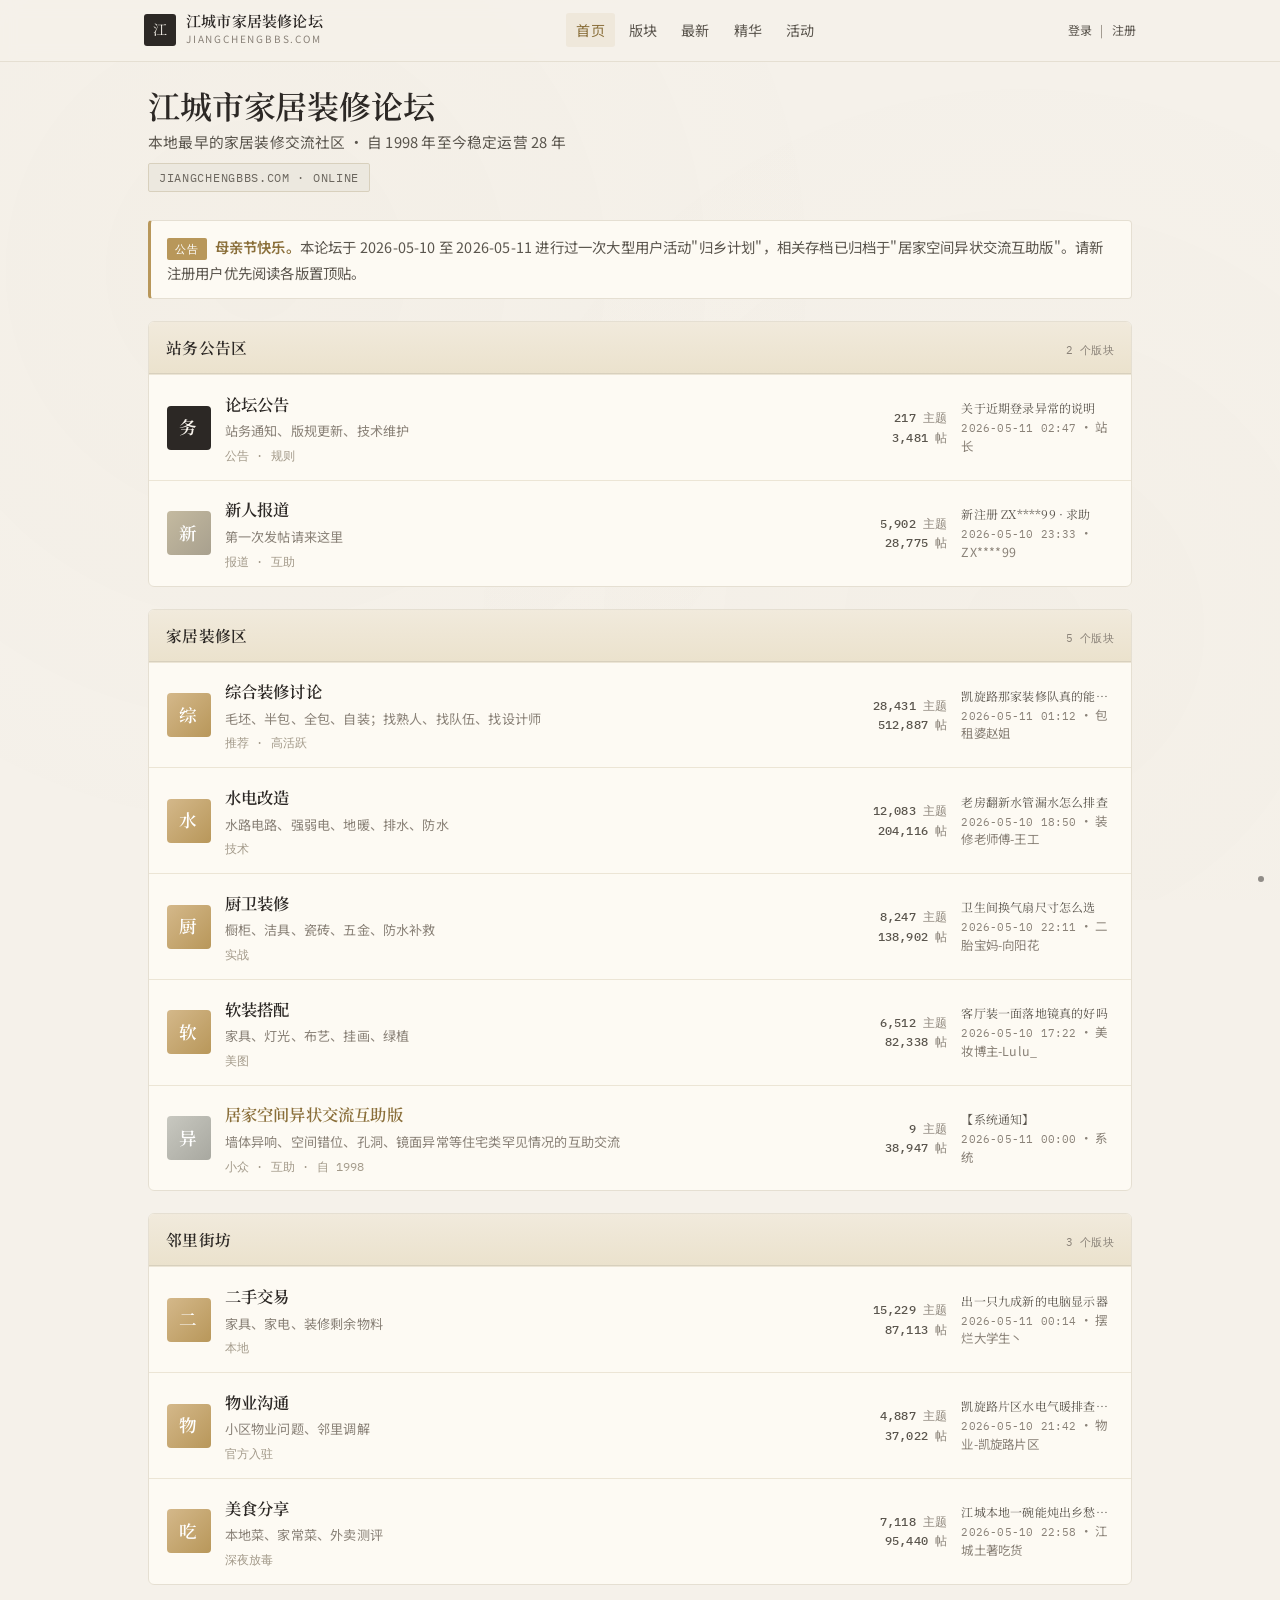
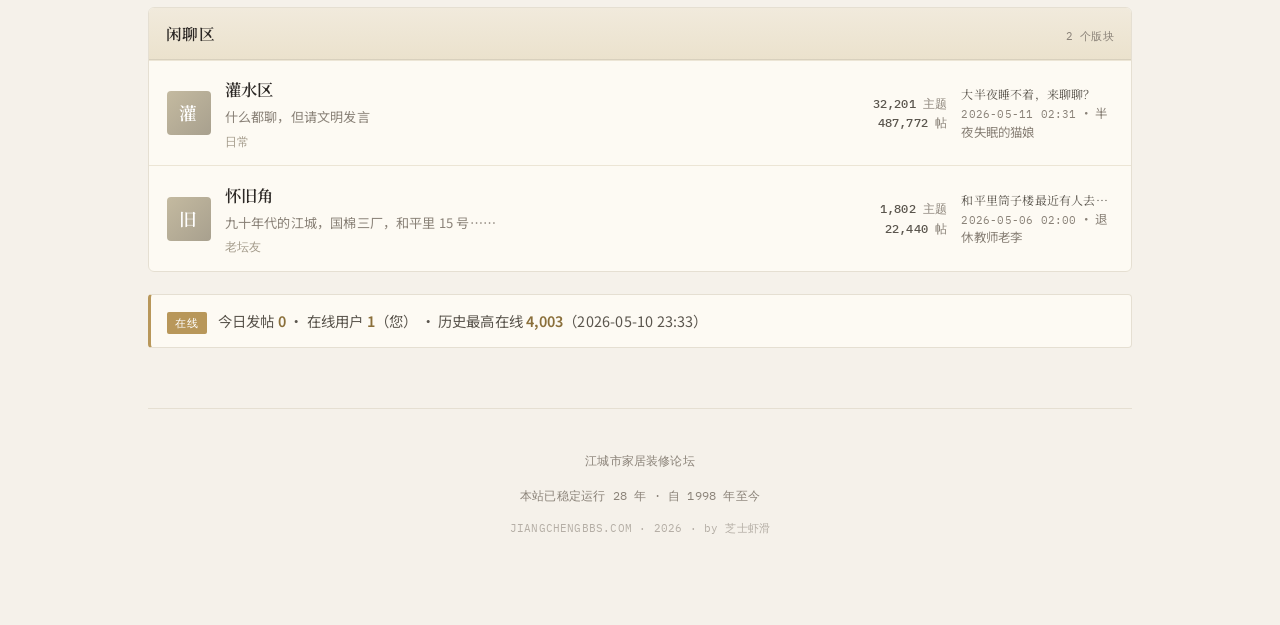
<file: index.html>
<!DOCTYPE html>
<html lang="zh-CN">
<head>
<meta charset="UTF-8" />
<meta name="viewport" content="width=device-width, initial-scale=1.0, viewport-fit=cover" />
<meta name="theme-color" content="#f5f1ea" />
<title>江城市家居装修论坛 · 首页</title>
<link rel="preconnect" href="https://fonts.googleapis.com" />
<link rel="preconnect" href="https://fonts.gstatic.com" crossorigin />
<link href="https://fonts.googleapis.com/css2?family=Noto+Serif+SC:wght@400;500;600;700&family=Noto+Sans+SC:wght@300;400;500;700&family=IBM+Plex+Mono:wght@400;500&display=swap" rel="stylesheet">
<link rel="stylesheet" href="styles.css" />
</head>
<body>

<div class="progress-bar" id="progressBar"></div>
<div class="corner-dot" id="cornerDot" aria-hidden="true"></div>
<div class="corner-tip" id="cornerTip">已为您匹配最近的"出口"</div>

<!-- 头部 -->
<header class="forum-mast">
  <div class="inner">
    <a href="index.html" class="brand">
      <div class="logo">江</div>
      <div>
        <div class="title">江城市家居装修论坛</div>
        <div class="label">JIANGCHENGBBS.COM</div>
      </div>
    </a>
    <nav class="main-nav">
      <a href="index.html" class="active">首页</a>
      <a href="index.html#section-jiaju">版块</a>
      <a href="index.html">最新</a>
      <a href="index.html">精华</a>
      <a href="index.html">活动</a>
    </nav>
    <div class="user-area">
      <a href="#">登录</a>
      <span class="sep">|</span>
      <a href="#">注册</a>
    </div>
  </div>
</header>

<main class="container">


  <!-- 首页标题 -->
  <div class="forum-header">
    <h1>江城市家居装修论坛</h1>
    <p class="sub">本地最早的家居装修交流社区 · 自 1998 年至今稳定运营 28 年</p>
    <span class="archive-tag">JIANGCHENGBBS.COM · ONLINE</span>
  </div>

  <!-- 站点公告 -->
  <div class="site-notice">
    <span class="lbl">公告</span><strong>母亲节快乐。</strong>本论坛于 2026-05-10 至 2026-05-11 进行过一次大型用户活动"归乡计划"，相关存档已归档于"居家空间异状交流互助版"。请新注册用户优先阅读各版置顶贴。
  </div>

  <!-- 站务区 -->
  <div class="section-group" id="section-zhanwu">
    <div class="group-head">
      <span>站务公告区</span>
      <span class="small">2 个版块</span>
    </div>

    <div class="board-row">
      <div class="board-icon special">务</div>
      <div class="board-info">
        <a href="#" class="board-title">论坛公告</a>
        <div class="board-desc">站务通知、版规更新、技术维护</div>
        <div class="board-tags">公告 · 规则</div>
      </div>
      <div class="board-stats">
        <span class="num">217</span> 主题<br/>
        <span class="num">3,481</span> 帖
      </div>
      <div class="board-last">
        <span class="post"><a href="#">关于近期登录异常的说明</a></span>
        <span class="ts">2026-05-11 02:47</span> · 站长
      </div>
    </div>

    <div class="board-row">
      <div class="board-icon muted">新</div>
      <div class="board-info">
        <a href="#" class="board-title">新人报道</a>
        <div class="board-desc">第一次发帖请来这里</div>
        <div class="board-tags">报道 · 互助</div>
      </div>
      <div class="board-stats">
        <span class="num">5,902</span> 主题<br/>
        <span class="num">28,775</span> 帖
      </div>
      <div class="board-last">
        <span class="post"><a href="#">新注册 ZX****99 · 求助</a></span>
        <span class="ts">2026-05-10 23:33</span> · ZX****99
      </div>
    </div>
  </div>

  <!-- 家居装修区 -->
  <div class="section-group" id="section-jiaju">
    <div class="group-head">
      <span>家居装修区</span>
      <span class="small">5 个版块</span>
    </div>

    <div class="board-row">
      <div class="board-icon">综</div>
      <div class="board-info">
        <a href="#" class="board-title">综合装修讨论</a>
        <div class="board-desc">毛坯、半包、全包、自装；找熟人、找队伍、找设计师</div>
        <div class="board-tags">推荐 · 高活跃</div>
      </div>
      <div class="board-stats">
        <span class="num">28,431</span> 主题<br/>
        <span class="num">512,887</span> 帖
      </div>
      <div class="board-last">
        <span class="post"><a href="#">凯旋路那家装修队真的能信？</a></span>
        <span class="ts">2026-05-11 01:12</span> · 包租婆赵姐
      </div>
    </div>

    <div class="board-row">
      <div class="board-icon">水</div>
      <div class="board-info">
        <a href="#" class="board-title">水电改造</a>
        <div class="board-desc">水路电路、强弱电、地暖、排水、防水</div>
        <div class="board-tags">技术</div>
      </div>
      <div class="board-stats">
        <span class="num">12,083</span> 主题<br/>
        <span class="num">204,116</span> 帖
      </div>
      <div class="board-last">
        <span class="post"><a href="#">老房翻新水管漏水怎么排查</a></span>
        <span class="ts">2026-05-10 18:50</span> · 装修老师傅-王工
      </div>
    </div>

    <div class="board-row">
      <div class="board-icon">厨</div>
      <div class="board-info">
        <a href="#" class="board-title">厨卫装修</a>
        <div class="board-desc">橱柜、洁具、瓷砖、五金、防水补救</div>
        <div class="board-tags">实战</div>
      </div>
      <div class="board-stats">
        <span class="num">8,247</span> 主题<br/>
        <span class="num">138,902</span> 帖
      </div>
      <div class="board-last">
        <span class="post"><a href="#">卫生间换气扇尺寸怎么选</a></span>
        <span class="ts">2026-05-10 22:11</span> · 二胎宝妈-向阳花
      </div>
    </div>

    <div class="board-row">
      <div class="board-icon">软</div>
      <div class="board-info">
        <a href="#" class="board-title">软装搭配</a>
        <div class="board-desc">家具、灯光、布艺、挂画、绿植</div>
        <div class="board-tags">美图</div>
      </div>
      <div class="board-stats">
        <span class="num">6,512</span> 主题<br/>
        <span class="num">82,338</span> 帖
      </div>
      <div class="board-last">
        <span class="post"><a href="#">客厅装一面落地镜真的好吗</a></span>
        <span class="ts">2026-05-10 17:22</span> · 美妆博主-Lulu_
      </div>
    </div>

    <!-- 居家空间异状交流互助版（重点） -->
    <div class="board-row">
      <div class="board-icon dim">异</div>
      <div class="board-info">
        <a href="board.html" class="board-title special">居家空间异状交流互助版</a>
        <div class="board-desc">墙体异响、空间错位、孔洞、镜面异常等住宅类罕见情况的互助交流</div>
        <div class="board-tags">小众 · 互助 · 自 1998</div>
      </div>
      <div class="board-stats">
        <span class="num">9</span> 主题<br/>
        <span class="num">38,947</span> 帖
      </div>
      <div class="board-last">
        <span class="post"><a href="thread-9.html">【系统通知】</a></span>
        <span class="ts">2026-05-11 00:00</span> · 系统
      </div>
    </div>
  </div>

  <!-- 邻里街坊 -->
  <div class="section-group">
    <div class="group-head">
      <span>邻里街坊</span>
      <span class="small">3 个版块</span>
    </div>

    <div class="board-row">
      <div class="board-icon">二</div>
      <div class="board-info">
        <a href="#" class="board-title">二手交易</a>
        <div class="board-desc">家具、家电、装修剩余物料</div>
        <div class="board-tags">本地</div>
      </div>
      <div class="board-stats">
        <span class="num">15,229</span> 主题<br/>
        <span class="num">87,113</span> 帖
      </div>
      <div class="board-last">
        <span class="post"><a href="#">出一只九成新的电脑显示器</a></span>
        <span class="ts">2026-05-11 00:14</span> · 摆烂大学生丶
      </div>
    </div>

    <div class="board-row">
      <div class="board-icon">物</div>
      <div class="board-info">
        <a href="#" class="board-title">物业沟通</a>
        <div class="board-desc">小区物业问题、邻里调解</div>
        <div class="board-tags">官方入驻</div>
      </div>
      <div class="board-stats">
        <span class="num">4,887</span> 主题<br/>
        <span class="num">37,022</span> 帖
      </div>
      <div class="board-last">
        <span class="post"><a href="#">凯旋路片区水电气暖排查公告</a></span>
        <span class="ts">2026-05-10 21:42</span> · 物业-凯旋路片区
      </div>
    </div>

    <div class="board-row">
      <div class="board-icon">吃</div>
      <div class="board-info">
        <a href="#" class="board-title">美食分享</a>
        <div class="board-desc">本地菜、家常菜、外卖测评</div>
        <div class="board-tags">深夜放毒</div>
      </div>
      <div class="board-stats">
        <span class="num">7,118</span> 主题<br/>
        <span class="num">95,440</span> 帖
      </div>
      <div class="board-last">
        <span class="post"><a href="#">江城本地一碗能炖出乡愁的粥</a></span>
        <span class="ts">2026-05-10 22:58</span> · 江城土著吃货
      </div>
    </div>
  </div>

  <!-- 闲聊 -->
  <div class="section-group">
    <div class="group-head">
      <span>闲聊区</span>
      <span class="small">2 个版块</span>
    </div>

    <div class="board-row">
      <div class="board-icon muted">灌</div>
      <div class="board-info">
        <a href="#" class="board-title">灌水区</a>
        <div class="board-desc">什么都聊，但请文明发言</div>
        <div class="board-tags">日常</div>
      </div>
      <div class="board-stats">
        <span class="num">32,201</span> 主题<br/>
        <span class="num">487,772</span> 帖
      </div>
      <div class="board-last">
        <span class="post"><a href="#">大半夜睡不着，来聊聊？</a></span>
        <span class="ts">2026-05-11 02:31</span> · 半夜失眠的猫娘
      </div>
    </div>

    <div class="board-row">
      <div class="board-icon muted">旧</div>
      <div class="board-info">
        <a href="#" class="board-title">怀旧角</a>
        <div class="board-desc">九十年代的江城，国棉三厂，和平里 15 号……</div>
        <div class="board-tags">老坛友</div>
      </div>
      <div class="board-stats">
        <span class="num">1,802</span> 主题<br/>
        <span class="num">22,440</span> 帖
      </div>
      <div class="board-last">
        <span class="post"><a href="#">和平里筒子楼最近有人去过吗</a></span>
        <span class="ts">2026-05-06 02:00</span> · 退休教师老李
      </div>
    </div>
  </div>

  <!-- 在线统计 -->
  <div class="site-notice" style="margin-top: 22px;">
    <span class="lbl">在线</span>
    今日发帖 <strong>0</strong> ·
    在线用户 <strong>1</strong>（您） ·
    历史最高在线 <strong>4,003</strong>（2026-05-10 23:33）
  </div>

  <!-- 页脚 -->
  <footer class="final">
    <div class="meta">
      <p>江城市家居装修论坛</p>
      <p>本站已稳定运行 28 年 · 自 1998 年至今</p>
      <p class="small">JIANGCHENGBBS.COM · 2026 · by 芝士虾滑</p>
    </div>
  </footer>

</main>

<script src="script.js"></script>
</body>
</html>
</file>
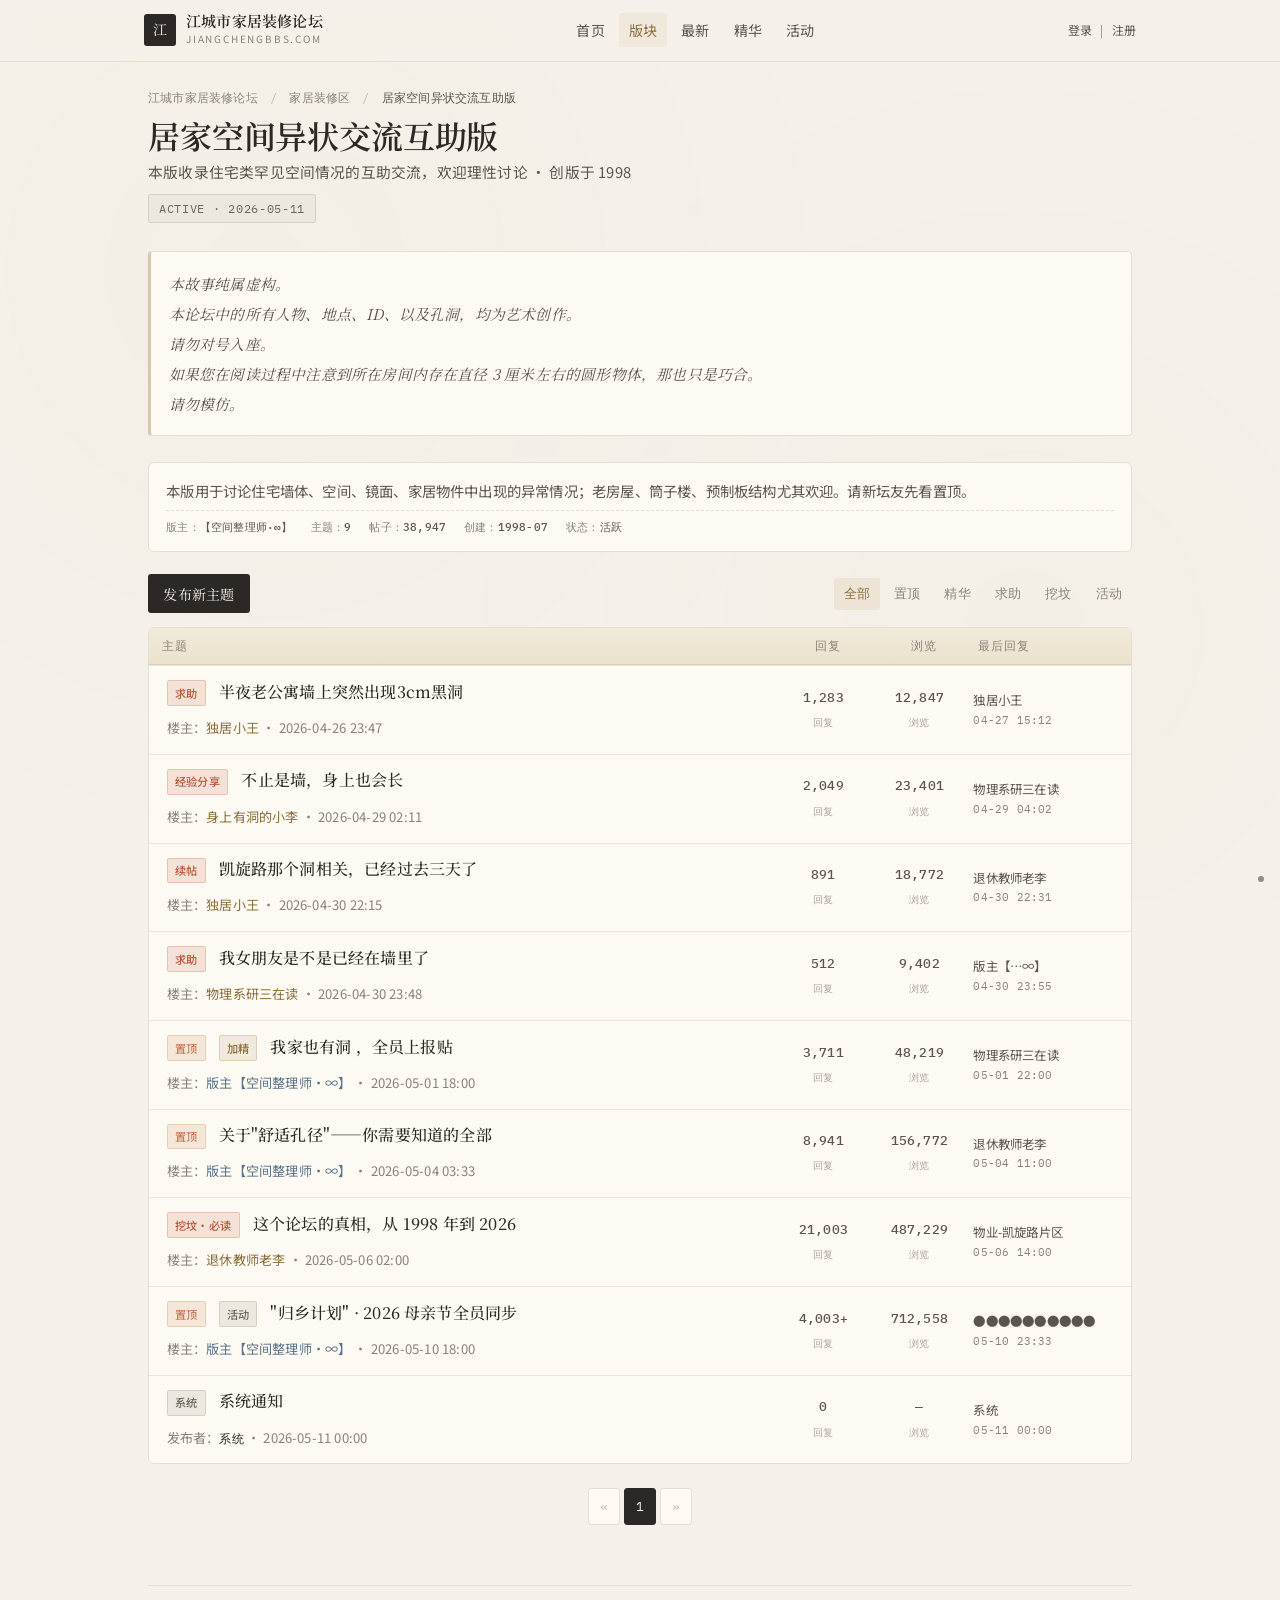
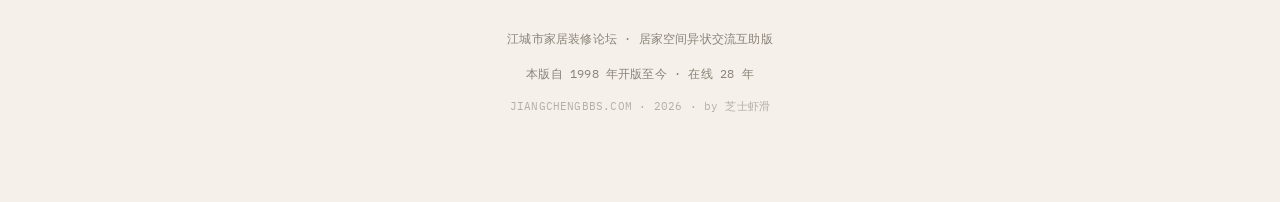
<file: board.html>
<!DOCTYPE html>
<html lang="zh-CN">
<head>
<meta charset="UTF-8" />
<meta name="viewport" content="width=device-width, initial-scale=1.0, viewport-fit=cover" />
<meta name="theme-color" content="#f5f1ea" />
<title>居家空间异状交流互助版 · 江城市家居装修论坛</title>
<link rel="preconnect" href="https://fonts.googleapis.com" />
<link rel="preconnect" href="https://fonts.gstatic.com" crossorigin />
<link href="https://fonts.googleapis.com/css2?family=Noto+Serif+SC:wght@400;500;600;700&family=Noto+Sans+SC:wght@300;400;500;700&family=IBM+Plex+Mono:wght@400;500&display=swap" rel="stylesheet">
<link rel="stylesheet" href="styles.css" />
</head>
<body>

<div class="progress-bar" id="progressBar"></div>
<div class="corner-dot" id="cornerDot" aria-hidden="true"></div>
<div class="corner-tip" id="cornerTip">已为您匹配最近的"出口"</div>

<!-- 头部 -->
<header class="forum-mast">
  <div class="inner">
    <a href="index.html" class="brand">
      <div class="logo">江</div>
      <div>
        <div class="title">江城市家居装修论坛</div>
        <div class="label">JIANGCHENGBBS.COM</div>
      </div>
    </a>
    <nav class="main-nav">
      <a href="index.html">首页</a>
      <a href="board.html" class="active">版块</a>
      <a href="#">最新</a>
      <a href="#">精华</a>
      <a href="#">活动</a>
    </nav>
    <div class="user-area">
      <a href="#">登录</a>
      <span class="sep">|</span>
      <a href="#">注册</a>
    </div>
  </div>
</header>

<main class="container">

  <!-- 面包屑 -->
  <div class="breadcrumb">
    <a href="index.html">江城市家居装修论坛</a>
    <span class="sep">/</span>
    <a href="index.html#section-jiaju">家居装修区</a>
    <span class="sep">/</span>
    <span class="current">居家空间异状交流互助版</span>
  </div>

  <!-- 版块标题 -->
  <div class="forum-header">
    <h1>居家空间异状交流互助版</h1>
    <p class="sub">本版收录住宅类罕见空间情况的互助交流，欢迎理性讨论 · 创版于 1998</p>
    <span class="archive-tag">ACTIVE · 2026-05-11</span>
  </div>

  <!-- 顶部声明 -->
  <div class="top-disclaimer">
    <p><em>本故事纯属虚构。</em></p>
    <p><em>本论坛中的所有人物、地点、ID、以及孔洞，均为艺术创作。</em></p>
    <p><em>请勿对号入座。</em></p>
    <p class="last-line"><em>如果您在阅读过程中注意到所在房间内存在直径 3 厘米左右的圆形物体，那也只是巧合。</em></p>
    <p><em>请勿模仿。</em></p>
  </div>

  <!-- 版块介绍 -->
  <div class="board-intro">
    <div>本版用于讨论住宅墙体、空间、镜面、家居物件中出现的异常情况；老房屋、筒子楼、预制板结构尤其欢迎。请新坛友先看置顶。</div>
    <div class="row">
      <span>版主：<strong>【空间整理师·∞】</strong></span>
      <span>主题：<strong>9</strong></span>
      <span>帖子：<strong>38,947</strong></span>
      <span>创建：<strong>1998-07</strong></span>
      <span>状态：<strong>活跃</strong></span>
    </div>
  </div>

  <!-- 工具条 -->
  <div class="board-toolbar">
    <a href="#" class="btn">发布新主题</a>
    <div class="filters">
      <a href="#" class="active">全部</a>
      <a href="#">置顶</a>
      <a href="#">精华</a>
      <a href="#">求助</a>
      <a href="#">挖坟</a>
      <a href="#">活动</a>
    </div>
  </div>

  <!-- 主题列表 -->
  <div class="thread-list">
    <div class="list-head">
      <div>主题</div>
      <div style="text-align:center;">回复</div>
      <div style="text-align:center;">浏览</div>
      <div>最后回复</div>
    </div>

    <!-- 1 -->
    <div class="thread-row">
      <div class="tr-main">
        <span class="badge badge-hot">求助</span>
        <a href="thread-1.html" class="tr-title">半夜老公寓墙上突然出现3cm黑洞</a>
        <span class="tr-author">楼主：<span class="by-op">独居小王</span> · 2026-04-26 23:47</span>
      </div>
      <div class="tr-stat"><span class="n">1,283</span><span class="lbl">回复</span></div>
      <div class="tr-stat"><span class="n">12,847</span><span class="lbl">浏览</span></div>
      <div class="tr-last">
        <span class="who">独居小王</span>
        <span class="ts">04-27 15:12</span>
      </div>
    </div>

    <!-- 2 -->
    <div class="thread-row">
      <div class="tr-main">
        <span class="badge badge-hot">经验分享</span>
        <a href="thread-2.html" class="tr-title">不止是墙，身上也会长</a>
        <span class="tr-author">楼主：<span class="by-op">身上有洞的小李</span> · 2026-04-29 02:11</span>
      </div>
      <div class="tr-stat"><span class="n">2,049</span><span class="lbl">回复</span></div>
      <div class="tr-stat"><span class="n">23,401</span><span class="lbl">浏览</span></div>
      <div class="tr-last">
        <span class="who">物理系研三在读</span>
        <span class="ts">04-29 04:02</span>
      </div>
    </div>

    <!-- 3 -->
    <div class="thread-row">
      <div class="tr-main">
        <span class="badge badge-hot">续帖</span>
        <a href="thread-3.html" class="tr-title">凯旋路那个洞相关，已经过去三天了</a>
        <span class="tr-author">楼主：<span class="by-op">独居小王</span> · 2026-04-30 22:15</span>
      </div>
      <div class="tr-stat"><span class="n">891</span><span class="lbl">回复</span></div>
      <div class="tr-stat"><span class="n">18,772</span><span class="lbl">浏览</span></div>
      <div class="tr-last">
        <span class="who">退休教师老李</span>
        <span class="ts">04-30 22:31</span>
      </div>
    </div>

    <!-- 4 -->
    <div class="thread-row">
      <div class="tr-main">
        <span class="badge badge-hot">求助</span>
        <a href="thread-4.html" class="tr-title">我女朋友是不是已经在墙里了</a>
        <span class="tr-author">楼主：<span class="by-op">物理系研三在读</span> · 2026-04-30 23:48</span>
      </div>
      <div class="tr-stat"><span class="n">512</span><span class="lbl">回复</span></div>
      <div class="tr-stat"><span class="n">9,402</span><span class="lbl">浏览</span></div>
      <div class="tr-last">
        <span class="who">版主【…∞】</span>
        <span class="ts">04-30 23:55</span>
      </div>
    </div>

    <!-- 5 -->
    <div class="thread-row">
      <div class="tr-main">
        <span class="badge badge-top">置顶</span>
        <span class="badge badge-fine">加精</span>
        <a href="thread-5.html" class="tr-title">我家也有洞 ，全员上报贴</a>
        <span class="tr-author">楼主：<span class="by-mod">版主【空间整理师·∞】</span> · 2026-05-01 18:00</span>
      </div>
      <div class="tr-stat"><span class="n">3,711</span><span class="lbl">回复</span></div>
      <div class="tr-stat"><span class="n">48,219</span><span class="lbl">浏览</span></div>
      <div class="tr-last">
        <span class="who">物理系研三在读</span>
        <span class="ts">05-01 22:00</span>
      </div>
    </div>

    <!-- 6 -->
    <div class="thread-row">
      <div class="tr-main">
        <span class="badge badge-top">置顶</span>
        <a href="thread-6.html" class="tr-title">关于"舒适孔径"——你需要知道的全部</a>
        <span class="tr-author">楼主：<span class="by-mod">版主【空间整理师·∞】</span> · 2026-05-04 03:33</span>
      </div>
      <div class="tr-stat"><span class="n">8,941</span><span class="lbl">回复</span></div>
      <div class="tr-stat"><span class="n">156,772</span><span class="lbl">浏览</span></div>
      <div class="tr-last">
        <span class="who">退休教师老李</span>
        <span class="ts">05-04 11:00</span>
      </div>
    </div>

    <!-- 7 -->
    <div class="thread-row">
      <div class="tr-main">
        <span class="badge badge-hot">挖坟·必读</span>
        <a href="thread-7.html" class="tr-title">这个论坛的真相，从 1998 年到 2026</a>
        <span class="tr-author">楼主：<span class="by-op">退休教师老李</span> · 2026-05-06 02:00</span>
      </div>
      <div class="tr-stat"><span class="n">21,003</span><span class="lbl">回复</span></div>
      <div class="tr-stat"><span class="n">487,229</span><span class="lbl">浏览</span></div>
      <div class="tr-last">
        <span class="who">物业-凯旋路片区</span>
        <span class="ts">05-06 14:00</span>
      </div>
    </div>

    <!-- 8 -->
    <div class="thread-row">
      <div class="tr-main">
        <span class="badge badge-top">置顶</span>
        <span class="badge badge-locked">活动</span>
        <a href="thread-8.html" class="tr-title">"归乡计划" · 2026 母亲节全员同步</a>
        <span class="tr-author">楼主：<span class="by-mod">版主【空间整理师·∞】</span> · 2026-05-10 18:00</span>
      </div>
      <div class="tr-stat"><span class="n">4,003+</span><span class="lbl">回复</span></div>
      <div class="tr-stat"><span class="n">712,558</span><span class="lbl">浏览</span></div>
      <div class="tr-last">
        <span class="who">●●●●●●●●●●</span>
        <span class="ts">05-10 23:33</span>
      </div>
    </div>

    <!-- 9 -->
    <div class="thread-row">
      <div class="tr-main">
        <span class="badge badge-locked">系统</span>
        <a href="thread-9.html" class="tr-title">系统通知</a>
        <span class="tr-author">发布者：<span class="by-system">系统</span> · 2026-05-11 00:00</span>
      </div>
      <div class="tr-stat"><span class="n">0</span><span class="lbl">回复</span></div>
      <div class="tr-stat"><span class="n">—</span><span class="lbl">浏览</span></div>
      <div class="tr-last">
        <span class="who">系统</span>
        <span class="ts">05-11 00:00</span>
      </div>
    </div>
  </div>

  <!-- 分页 -->
  <div class="pagination">
    <span class="disabled">«</span>
    <span class="current">1</span>
    <span class="disabled">»</span>
  </div>

  <!-- 页脚 -->
  <footer class="final">
    <div class="meta">
      <p>江城市家居装修论坛 · 居家空间异状交流互助版</p>
      <p>本版自 1998 年开版至今 · 在线 28 年</p>
      <p class="small">JIANGCHENGBBS.COM · 2026 · by 芝士虾滑</p>
    </div>
  </footer>

</main>

<script src="script.js"></script>
</body>
</html>
</file>
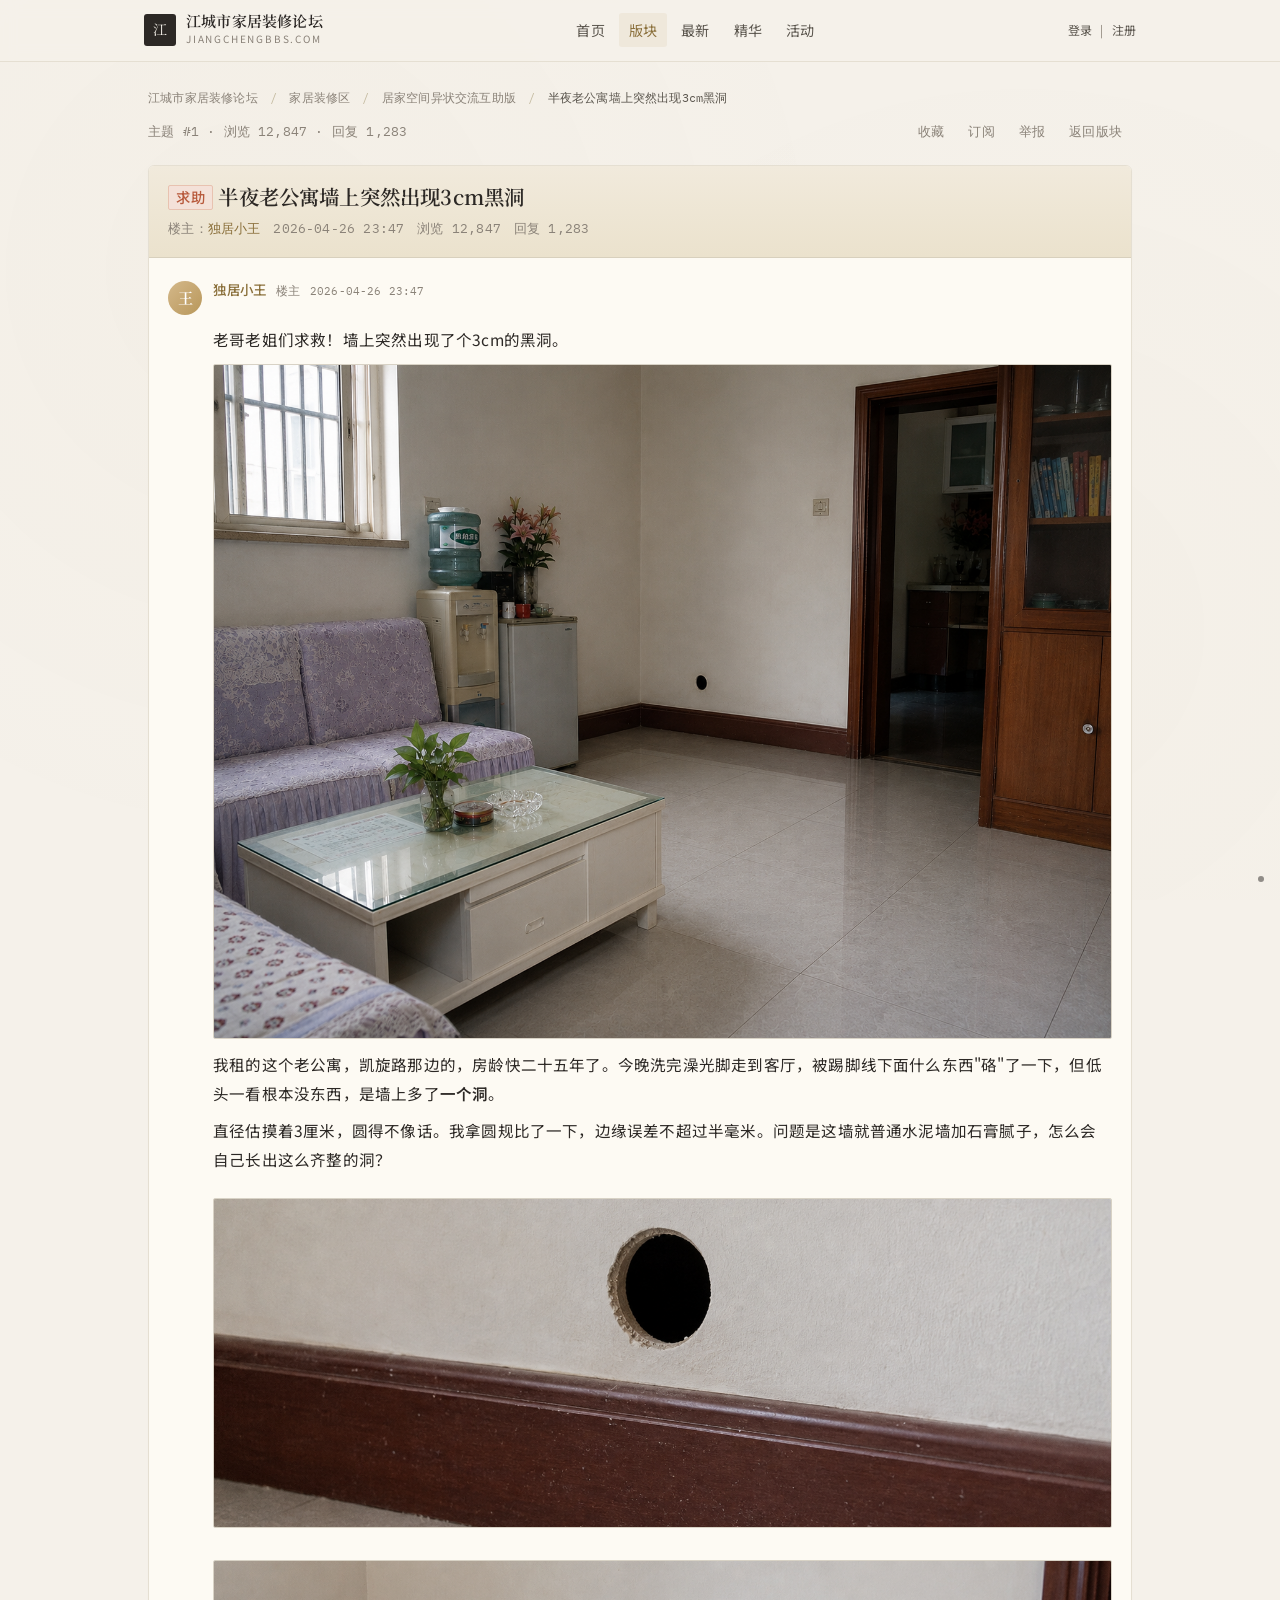
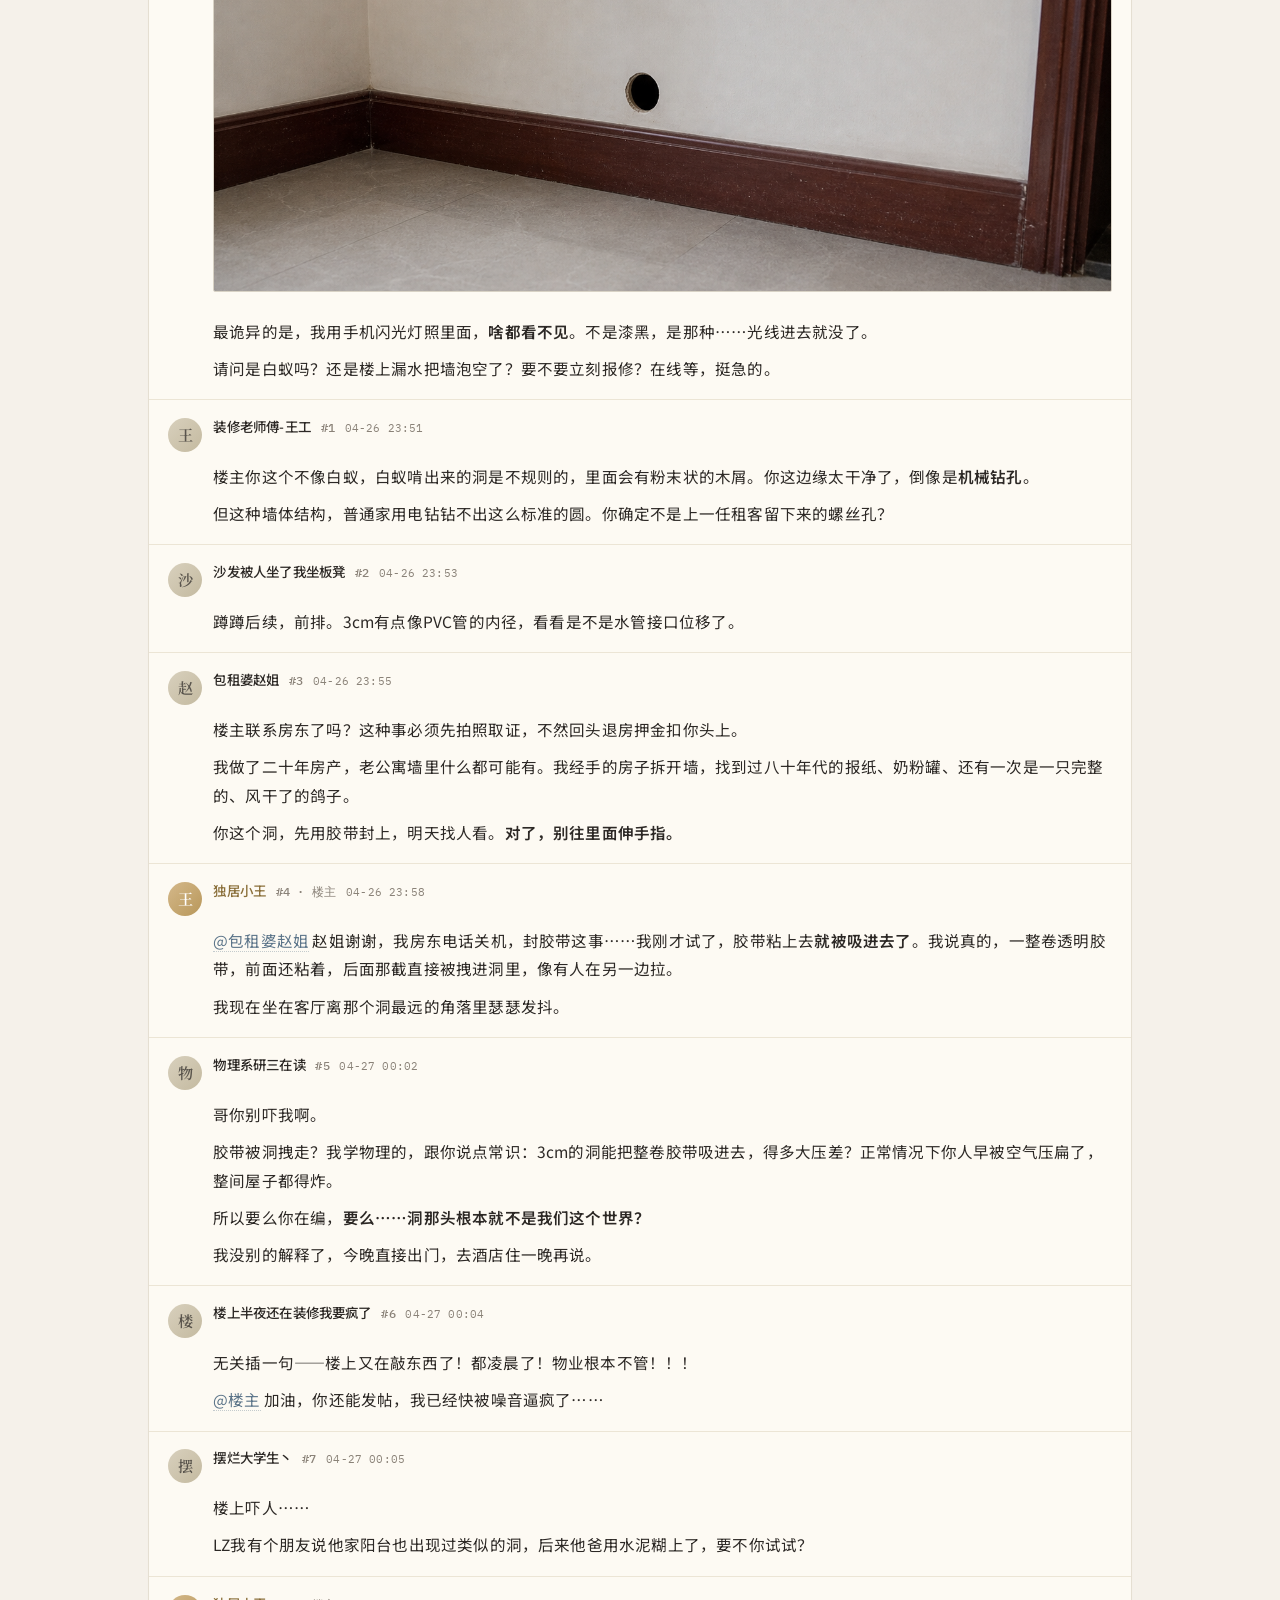
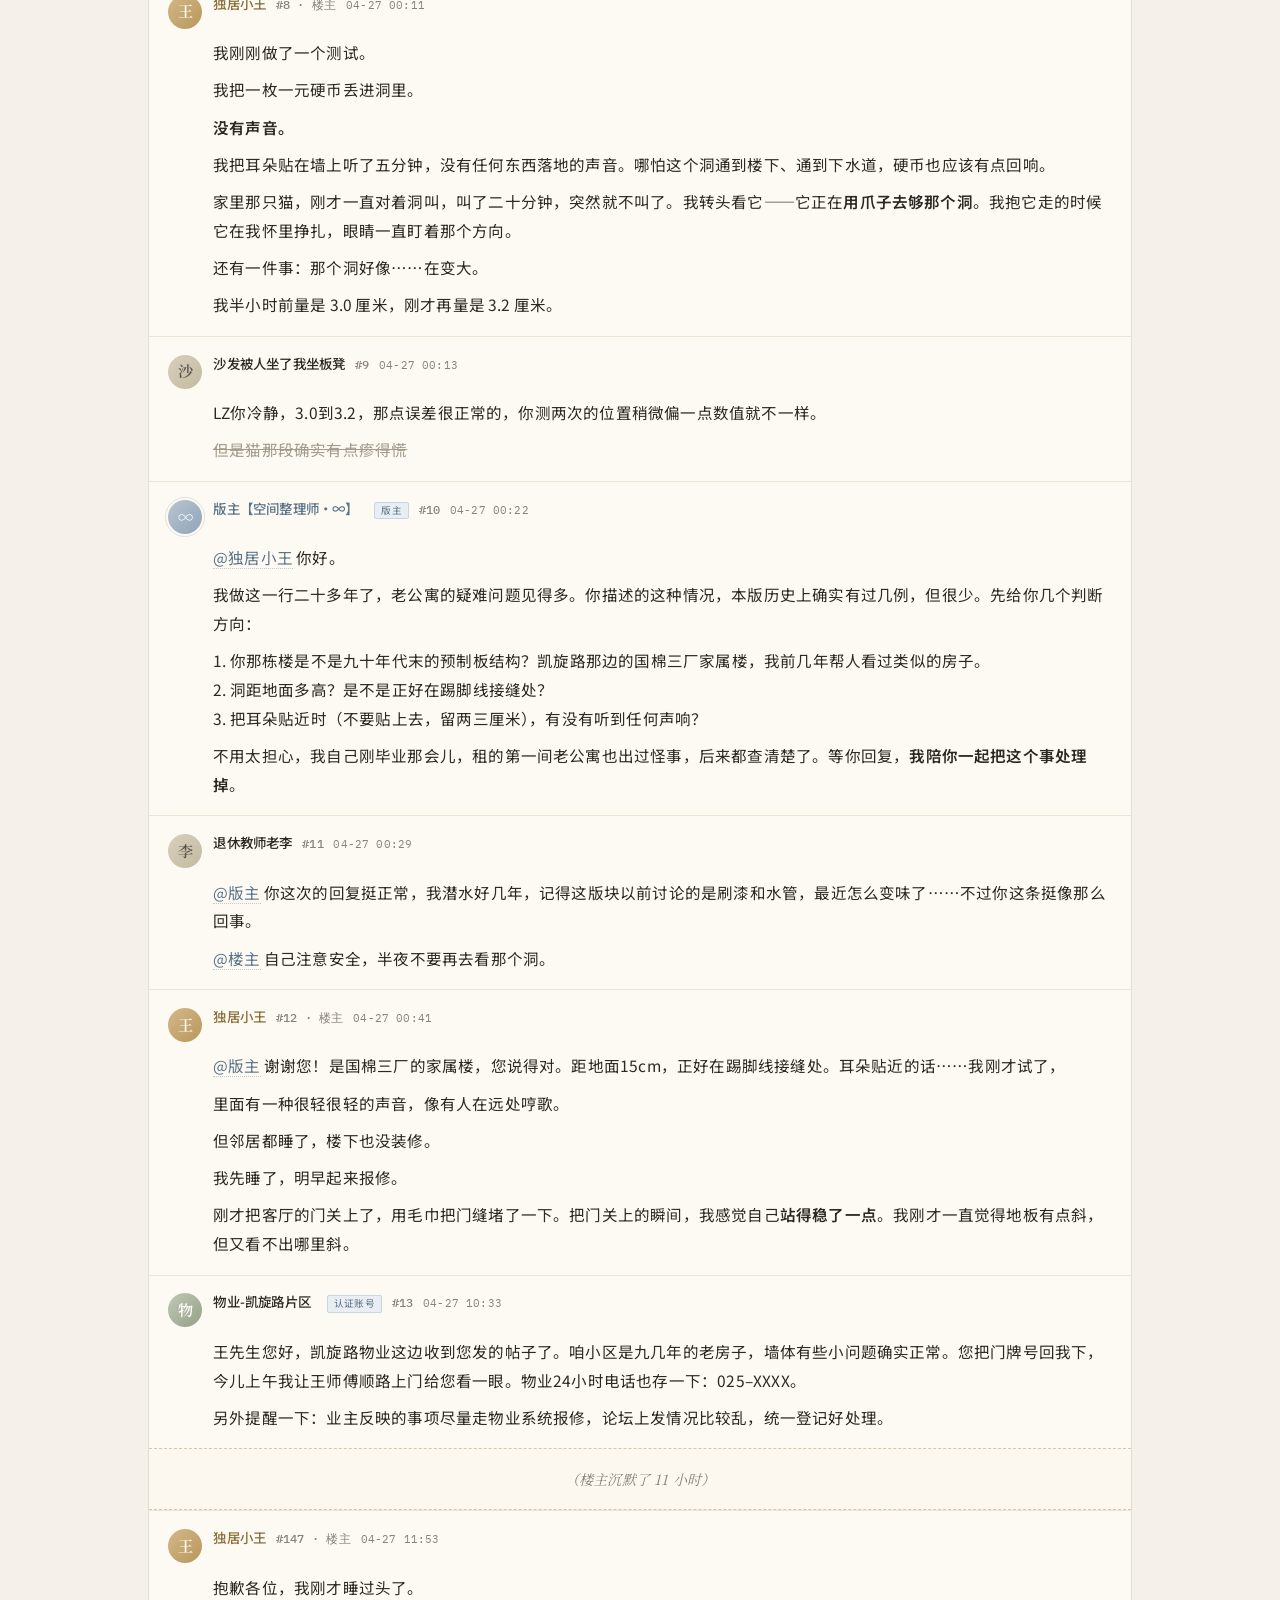
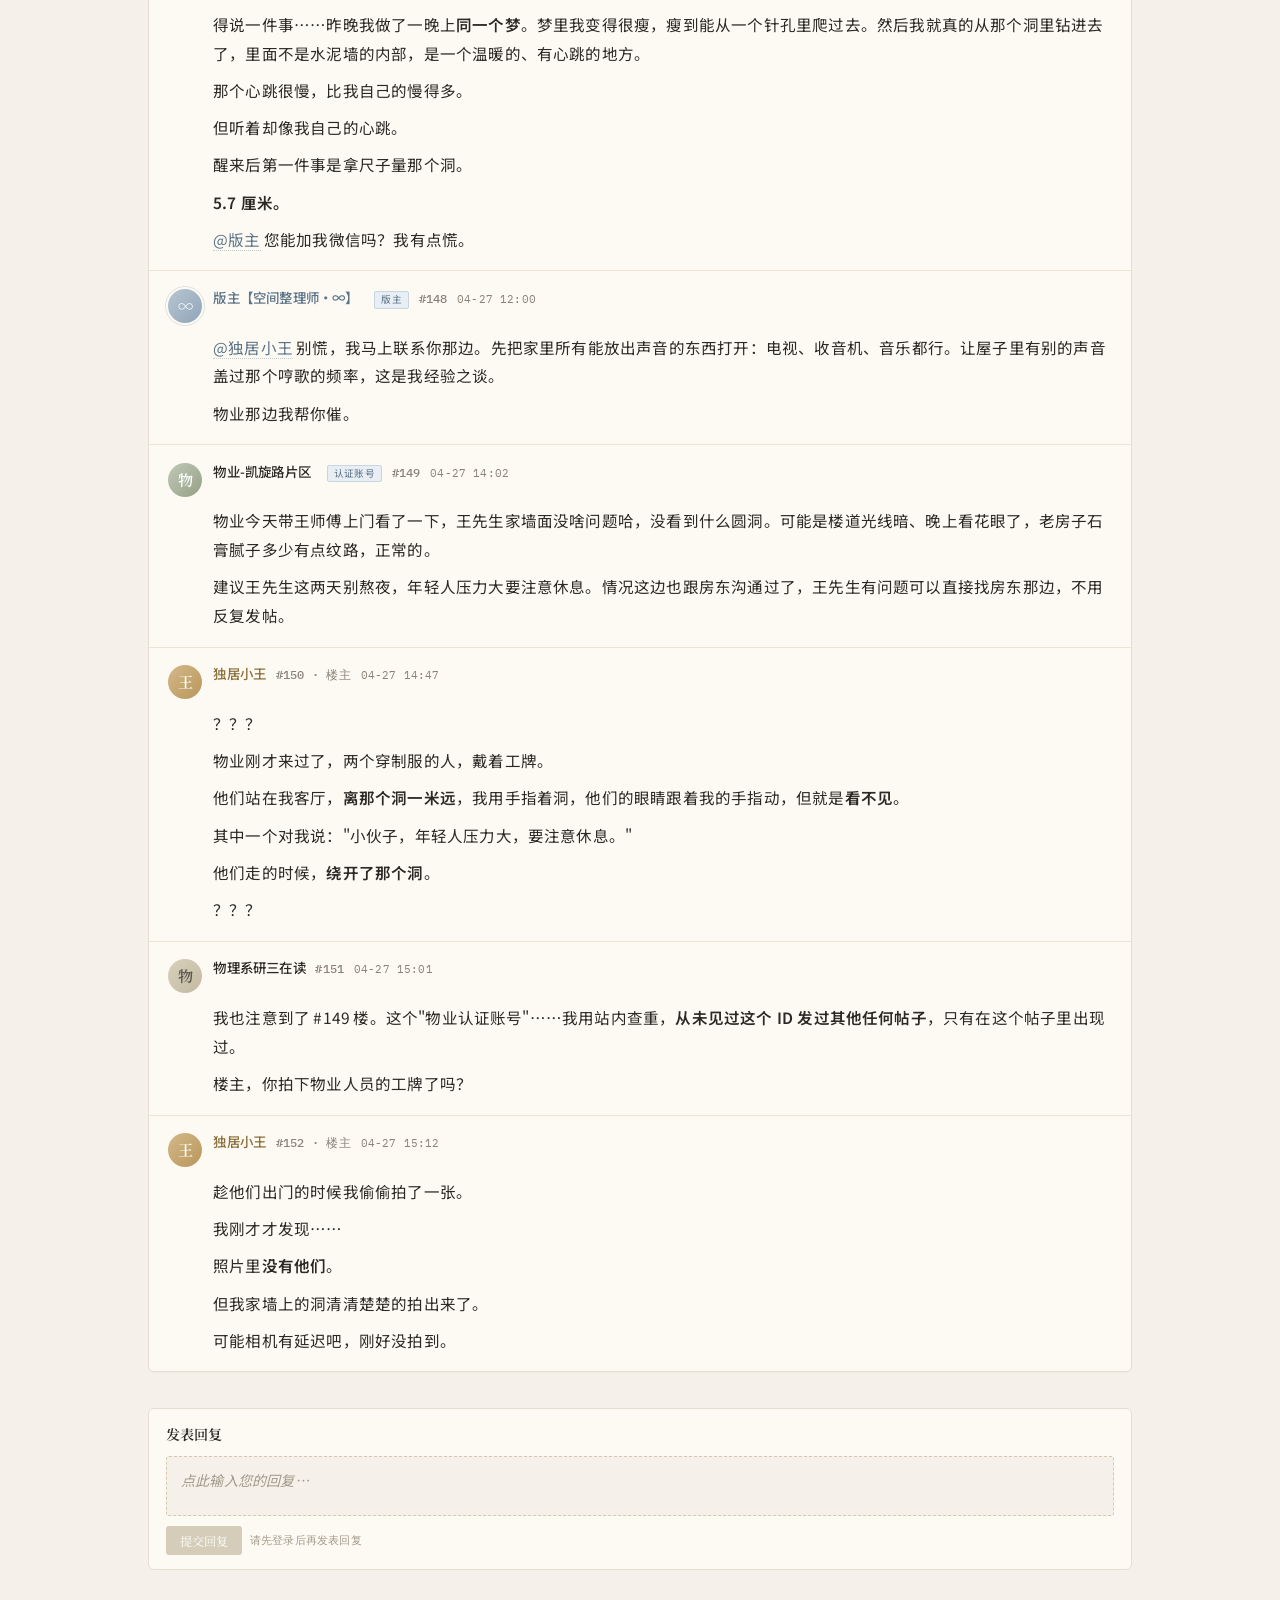
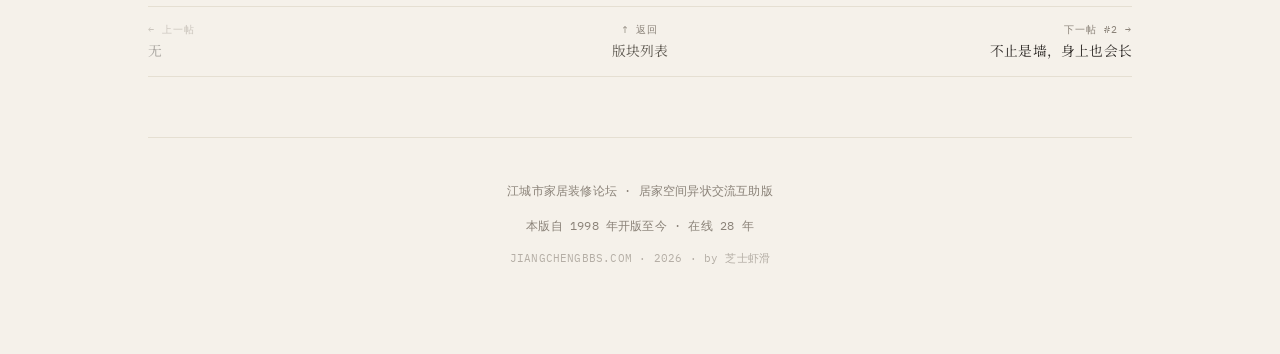
<file: thread-1.html>
<!DOCTYPE html>
<html lang="zh-CN">
<head>
<meta charset="UTF-8" />
<meta name="viewport" content="width=device-width, initial-scale=1.0, viewport-fit=cover" />
<meta name="theme-color" content="#f5f1ea" />
<title>半夜老公寓墙上突然出现3cm黑洞 · 居家空间异状交流互助版 · 江城市家居装修论坛</title>
<link rel="preconnect" href="https://fonts.googleapis.com" />
<link rel="preconnect" href="https://fonts.gstatic.com" crossorigin />
<link href="https://fonts.googleapis.com/css2?family=Noto+Serif+SC:wght@400;500;600;700&family=Noto+Sans+SC:wght@300;400;500;700&family=IBM+Plex+Mono:wght@400;500&display=swap" rel="stylesheet">
<link rel="stylesheet" href="styles.css" />
</head>
<body>

<div class="progress-bar" id="progressBar"></div>
<div class="corner-dot" id="cornerDot" aria-hidden="true"></div>
<div class="corner-tip" id="cornerTip">已为您匹配最近的"出口"</div>

<!-- 头部 -->
<header class="forum-mast">
  <div class="inner">
    <a href="index.html" class="brand">
      <div class="logo">江</div>
      <div>
        <div class="title">江城市家居装修论坛</div>
        <div class="label">JIANGCHENGBBS.COM</div>
      </div>
    </a>
    <nav class="main-nav">
      <a href="index.html">首页</a>
      <a href="board.html" class="active">版块</a>
      <a href="#">最新</a>
      <a href="#">精华</a>
      <a href="#">活动</a>
    </nav>
    <div class="user-area">
      <a href="#">登录</a>
      <span class="sep">|</span>
      <a href="#">注册</a>
    </div>
  </div>
</header>

<main class="container">

  <!-- 面包屑 -->
  <div class="breadcrumb">
    <a href="index.html">江城市家居装修论坛</a>
    <span class="sep">/</span>
    <a href="index.html#section-jiaju">家居装修区</a>
    <span class="sep">/</span>
    <a href="board.html">居家空间异状交流互助版</a>
    <span class="sep">/</span>
    <span class="current">半夜老公寓墙上突然出现3cm黑洞</span>
  </div>

  <!-- 主题元信息条 -->
  <div class="thread-meta-bar">
    <div class="stat">主题 #1 · 浏览 12,847 · 回复 1,283</div>
    <div class="ops">
      <a href="#">收藏</a>
      <a href="#">订阅</a>
      <a href="#">举报</a>
      <a href="board.html">返回版块</a>
    </div>
  </div>

  <!-- 帖子主体 -->
  <article class="thread-card" id="thread-1"><div class="thread-head">
      <h2><span class="badge badge-hot">求助</span>半夜老公寓墙上突然出现3cm黑洞</h2>
      <div class="meta">
        <span>楼主：<span class="author is-op">独居小王</span></span>
        <span>2026-04-26 23:47</span>
        <span>浏览 12,847</span>
        <span>回复 1,283</span>
      </div>
    </div>

    <!-- 楼主帖 -->
    <div class="reply op-post">
      <div class="reply-head">
        <div class="avatar avatar-op">王</div>
        <div class="reply-meta">
          <div class="row1">
            <span class="username is-op">独居小王</span>
            <span class="floor-num">楼主</span>
            <span class="timestamp">2026-04-26 23:47</span>
          </div>
        </div>
      </div>
      <div class="post-body">
        <p>老哥老姐们求救！墙上突然出现了个3cm的黑洞。</p>
        <img src="图片1.png" alt="墙上3cm圆孔，用尺子测量" style="max-width:100%;height:auto;border:1px solid #d8d2c5;border-radius:2px;display:block;" />
        <p>我租的这个老公寓，凯旋路那边的，房龄快二十五年了。今晚洗完澡光脚走到客厅，被踢脚线下面什么东西"硌"了一下，但低头一看根本没东西，是墙上多了<strong>一个洞</strong>。</p>
        <p>直径估摸着3厘米，圆得不像话。我拿圆规比了一下，边缘误差不超过半毫米。问题是这墙就普通水泥墙加石膏腻子，怎么会自己长出这么齐整的洞？</p>
        <div class="post-images" style="display:flex;flex-direction:column;gap:10px;margin:14px 0;">
          
          <img src="图片2.png" alt="圆孔近景特写，边缘整齐" style="max-width:100%;height:auto;border:1px solid #d8d2c5;border-radius:2px;display:block;" />
          <img src="图片3.png" alt="客厅全景，洞位于踢脚线上方" style="max-width:100%;height:auto;border:1px solid #d8d2c5;border-radius:2px;display:block;" />
        </div>
        <p>最诡异的是，我用手机闪光灯照里面，<strong>啥都看不见</strong>。不是漆黑，是那种……光线进去就没了。</p>
        <p>请问是白蚁吗？还是楼上漏水把墙泡空了？要不要立刻报修？在线等，挺急的。</p>
      </div>
    </div>

    <!-- #1 -->
    <div class="reply">
      <div class="reply-head">
        <div class="avatar">王</div>
        <div class="reply-meta">
          <div class="row1">
            <span class="username">装修老师傅-王工</span>
            <span class="floor-num">#1</span>
            <span class="timestamp">04-26 23:51</span>
          </div>
        </div>
      </div>
      <div class="post-body">
        <p>楼主你这个不像白蚁，白蚁啃出来的洞是不规则的，里面会有粉末状的木屑。你这边缘太干净了，倒像是<strong>机械钻孔</strong>。</p>
        <p>但这种墙体结构，普通家用电钻钻不出这么标准的圆。你确定不是上一任租客留下来的螺丝孔？</p>
      </div>
    </div>

    <!-- #2 -->
    <div class="reply">
      <div class="reply-head">
        <div class="avatar">沙</div>
        <div class="reply-meta">
          <div class="row1">
            <span class="username">沙发被人坐了我坐板凳</span>
            <span class="floor-num">#2</span>
            <span class="timestamp">04-26 23:53</span>
          </div>
        </div>
      </div>
      <div class="post-body">
        <p>蹲蹲后续，前排。3cm有点像PVC管的内径，看看是不是水管接口位移了。</p>
      </div>
    </div>

    <!-- #3 -->
    <div class="reply">
      <div class="reply-head">
        <div class="avatar">赵</div>
        <div class="reply-meta">
          <div class="row1">
            <span class="username">包租婆赵姐</span>
            <span class="floor-num">#3</span>
            <span class="timestamp">04-26 23:55</span>
          </div>
        </div>
      </div>
      <div class="post-body">
        <p>楼主联系房东了吗？这种事必须先拍照取证，不然回头退房押金扣你头上。</p>
        <p>我做了二十年房产，老公寓墙里什么都可能有。我经手的房子拆开墙，找到过八十年代的报纸、奶粉罐、还有一次是一只完整的、风干了的鸽子。</p>
        <p>你这个洞，先用胶带封上，明天找人看。<strong>对了，别往里面伸手指。</strong></p>
      </div>
    </div>

    <!-- #4 楼主 -->
    <div class="reply">
      <div class="reply-head">
        <div class="avatar avatar-op">王</div>
        <div class="reply-meta">
          <div class="row1">
            <span class="username is-op">独居小王</span>
            <span class="floor-num">#4 · 楼主</span>
            <span class="timestamp">04-26 23:58</span>
          </div>
        </div>
      </div>
      <div class="post-body">
        <p><a href="#" class="mention">@包租婆赵姐</a> 赵姐谢谢，我房东电话关机，封胶带这事……我刚才试了，胶带粘上去<strong>就被吸进去了</strong>。我说真的，一整卷透明胶带，前面还粘着，后面那截直接被拽进洞里，像有人在另一边拉。</p>
        <p>我现在坐在客厅离那个洞最远的角落里瑟瑟发抖。</p>
      </div>
    </div>

    <!-- #5 -->
    <div class="reply">
      <div class="reply-head">
        <div class="avatar">物</div>
        <div class="reply-meta">
          <div class="row1">
            <span class="username">物理系研三在读</span>
            <span class="floor-num">#5</span>
            <span class="timestamp">04-27 00:02</span>
          </div>
        </div>
      </div>
      <div class="post-body">
        <p>哥你别吓我啊。</p>
        <p>胶带被洞拽走？我学物理的，跟你说点常识：3cm的洞能把整卷胶带吸进去，得多大压差？正常情况下你人早被空气压扁了，整间屋子都得炸。</p>
        <p>所以要么你在编，<strong>要么……洞那头根本就不是我们这个世界？</strong></p>
        <p>我没别的解释了，今晚直接出门，去酒店住一晚再说。</p>
      </div>
    </div>

    <!-- #6 -->
    <div class="reply">
      <div class="reply-head">
        <div class="avatar">楼</div>
        <div class="reply-meta">
          <div class="row1">
            <span class="username">楼上半夜还在装修我要疯了</span>
            <span class="floor-num">#6</span>
            <span class="timestamp">04-27 00:04</span>
          </div>
        </div>
      </div>
      <div class="post-body">
        <p>无关插一句——楼上又在敲东西了！都凌晨了！物业根本不管！！！</p>
        <p><a href="#" class="mention">@楼主</a> 加油，你还能发帖，我已经快被噪音逼疯了……</p>
      </div>
    </div>

    <!-- #7 -->
    <div class="reply">
      <div class="reply-head">
        <div class="avatar">摆</div>
        <div class="reply-meta">
          <div class="row1">
            <span class="username">摆烂大学生丶</span>
            <span class="floor-num">#7</span>
            <span class="timestamp">04-27 00:05</span>
          </div>
        </div>
      </div>
      <div class="post-body">
        <p>楼上吓人……</p>
        <p>LZ我有个朋友说他家阳台也出现过类似的洞，后来他爸用水泥糊上了，要不你试试？</p>
      </div>
    </div>

    <!-- #8 楼主 -->
    <div class="reply">
      <div class="reply-head">
        <div class="avatar avatar-op">王</div>
        <div class="reply-meta">
          <div class="row1">
            <span class="username is-op">独居小王</span>
            <span class="floor-num">#8 · 楼主</span>
            <span class="timestamp">04-27 00:11</span>
          </div>
        </div>
      </div>
      <div class="post-body">
        <p>我刚刚做了一个测试。</p>
        <p>我把一枚一元硬币丢进洞里。</p>
        <p><strong>没有声音。</strong></p>
        <p>我把耳朵贴在墙上听了五分钟，没有任何东西落地的声音。哪怕这个洞通到楼下、通到下水道，硬币也应该有点回响。</p>
        <p>家里那只猫，刚才一直对着洞叫，叫了二十分钟，突然就不叫了。我转头看它——它正在<strong>用爪子去够那个洞</strong>。我抱它走的时候它在我怀里挣扎，眼睛一直盯着那个方向。</p>
        <p>还有一件事：那个洞好像……在变大。</p>
        <p>我半小时前量是 3.0 厘米，刚才再量是 3.2 厘米。</p>
      </div>
    </div>

    <!-- #9 -->
    <div class="reply">
      <div class="reply-head">
        <div class="avatar">沙</div>
        <div class="reply-meta">
          <div class="row1">
            <span class="username">沙发被人坐了我坐板凳</span>
            <span class="floor-num">#9</span>
            <span class="timestamp">04-27 00:13</span>
          </div>
        </div>
      </div>
      <div class="post-body">
        <p>LZ你冷静，3.0到3.2，那点误差很正常的，你测两次的位置稍微偏一点数值就不一样。</p>
        <p><del>但是猫那段确实有点瘆得慌</del></p>
      </div>
    </div>

    <!-- #10 版主 -->
    <div class="reply">
      <div class="reply-head">
        <div class="avatar avatar-mod">∞</div>
        <div class="reply-meta">
          <div class="row1">
            <span class="username is-mod">版主【空间整理师·∞】</span>
            <span class="badge-verified">版主</span>
            <span class="floor-num">#10</span>
            <span class="timestamp">04-27 00:22</span>
          </div>
        </div>
      </div>
      <div class="post-body">
        <p><a href="#" class="mention">@独居小王</a> 你好。</p>
        <p>我做这一行二十多年了，老公寓的疑难问题见得多。你描述的这种情况，本版历史上确实有过几例，但很少。先给你几个判断方向：</p>
        <p>1. 你那栋楼是不是九十年代末的预制板结构？凯旋路那边的国棉三厂家属楼，我前几年帮人看过类似的房子。<br/>
        2. 洞距地面多高？是不是正好在踢脚线接缝处？<br/>
        3. 把耳朵贴近时（不要贴上去，留两三厘米），有没有听到任何声响？</p>
        <p>不用太担心，我自己刚毕业那会儿，租的第一间老公寓也出过怪事，后来都查清楚了。等你回复，<strong>我陪你一起把这个事处理掉</strong>。</p>
      </div>
    </div>

    <!-- #11 -->
    <div class="reply">
      <div class="reply-head">
        <div class="avatar">李</div>
        <div class="reply-meta">
          <div class="row1">
            <span class="username">退休教师老李</span>
            <span class="floor-num">#11</span>
            <span class="timestamp">04-27 00:29</span>
          </div>
        </div>
      </div>
      <div class="post-body">
        <p><a href="#" class="mention">@版主</a> 你这次的回复挺正常，我潜水好几年，记得这版块以前讨论的是刷漆和水管，最近怎么变味了……不过你这条挺像那么回事。</p>
        <p><a href="#" class="mention">@楼主</a> 自己注意安全，半夜不要再去看那个洞。</p>
      </div>
    </div>

    <!-- #12 楼主 -->
    <div class="reply">
      <div class="reply-head">
        <div class="avatar avatar-op">王</div>
        <div class="reply-meta">
          <div class="row1">
            <span class="username is-op">独居小王</span>
            <span class="floor-num">#12 · 楼主</span>
            <span class="timestamp">04-27 00:41</span>
          </div>
        </div>
      </div>
      <div class="post-body">
        <p><a href="#" class="mention">@版主</a> 谢谢您！是国棉三厂的家属楼，您说得对。距地面15cm，正好在踢脚线接缝处。耳朵贴近的话……我刚才试了，</p>
        <p>里面有一种很轻很轻的声音，像有人在远处哼歌。</p>
        <p>但邻居都睡了，楼下也没装修。</p>
        <p>我先睡了，明早起来报修。</p>
        <p>刚才把客厅的门关上了，用毛巾把门缝堵了一下。把门关上的瞬间，我感觉自己<strong>站得稳了一点</strong>。我刚才一直觉得地板有点斜，但又看不出哪里斜。</p>
      </div>
    </div>

    <!-- #13 物业 -->
    <div class="reply">
      <div class="reply-head">
        <div class="avatar avatar-property">物</div>
        <div class="reply-meta">
          <div class="row1">
            <span class="username">物业-凯旋路片区</span>
            <span class="badge-verified">认证账号</span>
            <span class="floor-num">#13</span>
            <span class="timestamp">04-27 10:33</span>
          </div>
        </div>
      </div>
      <div class="post-body">
        <p>王先生您好，凯旋路物业这边收到您发的帖子了。咱小区是九几年的老房子，墙体有些小问题确实正常。您把门牌号回我下，今儿上午我让王师傅顺路上门给您看一眼。物业24小时电话也存一下：025–XXXX。</p>
        <p>另外提醒一下：业主反映的事项尽量走物业系统报修，论坛上发情况比较乱，统一登记好处理。</p>
      </div>
    </div>

    <!-- 旁白 -->
    <div class="narrator">（楼主沉默了 11 小时）</div>

    <!-- #147 楼主 -->
    <div class="reply">
      <div class="reply-head">
        <div class="avatar avatar-op">王</div>
        <div class="reply-meta">
          <div class="row1">
            <span class="username is-op">独居小王</span>
            <span class="floor-num">#147 · 楼主</span>
            <span class="timestamp">04-27 11:53</span>
          </div>
        </div>
      </div>
      <div class="post-body">
        <p>抱歉各位，我刚才睡过头了。</p>
        <p>得说一件事……昨晚我做了一晚上<strong>同一个梦</strong>。梦里我变得很瘦，瘦到能从一个针孔里爬过去。然后我就真的从那个洞里钻进去了，里面不是水泥墙的内部，是一个温暖的、有心跳的地方。</p>
        <p>那个心跳很慢，比我自己的慢得多。</p>
        <p>但听着却像我自己的心跳。</p>
        <p>醒来后第一件事是拿尺子量那个洞。</p>
        <p><strong>5.7 厘米。</strong></p>
        <p><a href="#" class="mention">@版主</a> 您能加我微信吗？我有点慌。</p>
      </div>
    </div>

    <!-- #148 版主 -->
    <div class="reply">
      <div class="reply-head">
        <div class="avatar avatar-mod">∞</div>
        <div class="reply-meta">
          <div class="row1">
            <span class="username is-mod">版主【空间整理师·∞】</span>
            <span class="badge-verified">版主</span>
            <span class="floor-num">#148</span>
            <span class="timestamp">04-27 12:00</span>
          </div>
        </div>
      </div>
      <div class="post-body">
        <p><a href="#" class="mention">@独居小王</a> 别慌，我马上联系你那边。先把家里所有能放出声音的东西打开：电视、收音机、音乐都行。让屋子里有别的声音盖过那个哼歌的频率，这是我经验之谈。</p>
        <p>物业那边我帮你催。</p>
      </div>
    </div>

    <!-- #149 物业 -->
    <div class="reply">
      <div class="reply-head">
        <div class="avatar avatar-property">物</div>
        <div class="reply-meta">
          <div class="row1">
            <span class="username">物业-凯旋路片区</span>
            <span class="badge-verified">认证账号</span>
            <span class="floor-num">#149</span>
            <span class="timestamp">04-27 14:02</span>
          </div>
        </div>
      </div>
      <div class="post-body">
        <p>物业今天带王师傅上门看了一下，王先生家墙面没啥问题哈，没看到什么圆洞。可能是楼道光线暗、晚上看花眼了，老房子石膏腻子多少有点纹路，正常的。</p>
        <p>建议王先生这两天别熬夜，年轻人压力大要注意休息。情况这边也跟房东沟通过了，王先生有问题可以直接找房东那边，不用反复发帖。</p>
      </div>
    </div>

    <!-- #150 楼主 -->
    <div class="reply">
      <div class="reply-head">
        <div class="avatar avatar-op">王</div>
        <div class="reply-meta">
          <div class="row1">
            <span class="username is-op">独居小王</span>
            <span class="floor-num">#150 · 楼主</span>
            <span class="timestamp">04-27 14:47</span>
          </div>
        </div>
      </div>
      <div class="post-body">
        <p>？？？</p>
        <p>物业刚才来过了，两个穿制服的人，戴着工牌。</p>
        <p>他们站在我客厅，<strong>离那个洞一米远</strong>，我用手指着洞，他们的眼睛跟着我的手指动，但就是<strong>看不见</strong>。</p>
        <p>其中一个对我说："小伙子，年轻人压力大，要注意休息。"</p>
        <p>他们走的时候，<strong>绕开了那个洞</strong>。</p>
        <p>？？？</p>
      </div>
    </div>

    <!-- #151 -->
    <div class="reply">
      <div class="reply-head">
        <div class="avatar">物</div>
        <div class="reply-meta">
          <div class="row1">
            <span class="username">物理系研三在读</span>
            <span class="floor-num">#151</span>
            <span class="timestamp">04-27 15:01</span>
          </div>
        </div>
      </div>
      <div class="post-body">
        <p>我也注意到了 #149 楼。这个"物业认证账号"……我用站内查重，<strong>从未见过这个 ID 发过其他任何帖子</strong>，只有在这个帖子里出现过。</p>
        <p>楼主，你拍下物业人员的工牌了吗？</p>
      </div>
    </div>

    <!-- #152 楼主 -->
    <div class="reply">
      <div class="reply-head">
        <div class="avatar avatar-op">王</div>
        <div class="reply-meta">
          <div class="row1">
            <span class="username is-op">独居小王</span>
            <span class="floor-num">#152 · 楼主</span>
            <span class="timestamp">04-27 15:12</span>
          </div>
        </div>
      </div>
      <div class="post-body">
        <p>趁他们出门的时候我偷偷拍了一张。</p>
        <p>我刚才才发现……</p>
        <p>照片里<strong>没有他们</strong>。</p>
        <p>但我家墙上的洞清清楚楚的拍出来了。</p>
        <p>可能相机有延迟吧，刚好没拍到。</p>
      </div>
    </div>
  </article>

  

  <!-- 回复框（占位） -->
  <div class="reply-box">
    <div class="lbl">发表回复</div>
    <div class="pseudo-input">点此输入您的回复…</div>
    <div class="actions">
      <button type="button" disabled>提交回复</button>
      <span class="hint">请先登录后再发表回复</span>
    </div>
  </div>

  <!-- 帖内翻页 -->
  <nav class="thread-nav">
    <a class="nav-link prev disabled" href="#"><span class="dir">← 上一帖</span><span class="title">无</span></a>
    <a class="nav-link up" href="board.html">
      <span class="dir">↑ 返回</span>
      <span class="title">版块列表</span>
    </a>
    <a class="nav-link next" href="thread-2.html"><span class="dir">下一帖 #2 →</span><span class="title">不止是墙，身上也会长</span></a>
  </nav>

  <!-- 页脚 -->
  <footer class="final">
    <div class="meta">
      <p>江城市家居装修论坛 · 居家空间异状交流互助版</p>
      <p>本版自 1998 年开版至今 · 在线 28 年</p>
      <p class="small">JIANGCHENGBBS.COM · 2026 · by 芝士虾滑</p>
    </div>
  </footer>

</main>

<script src="script.js"></script>
</body>
</html>
</file>
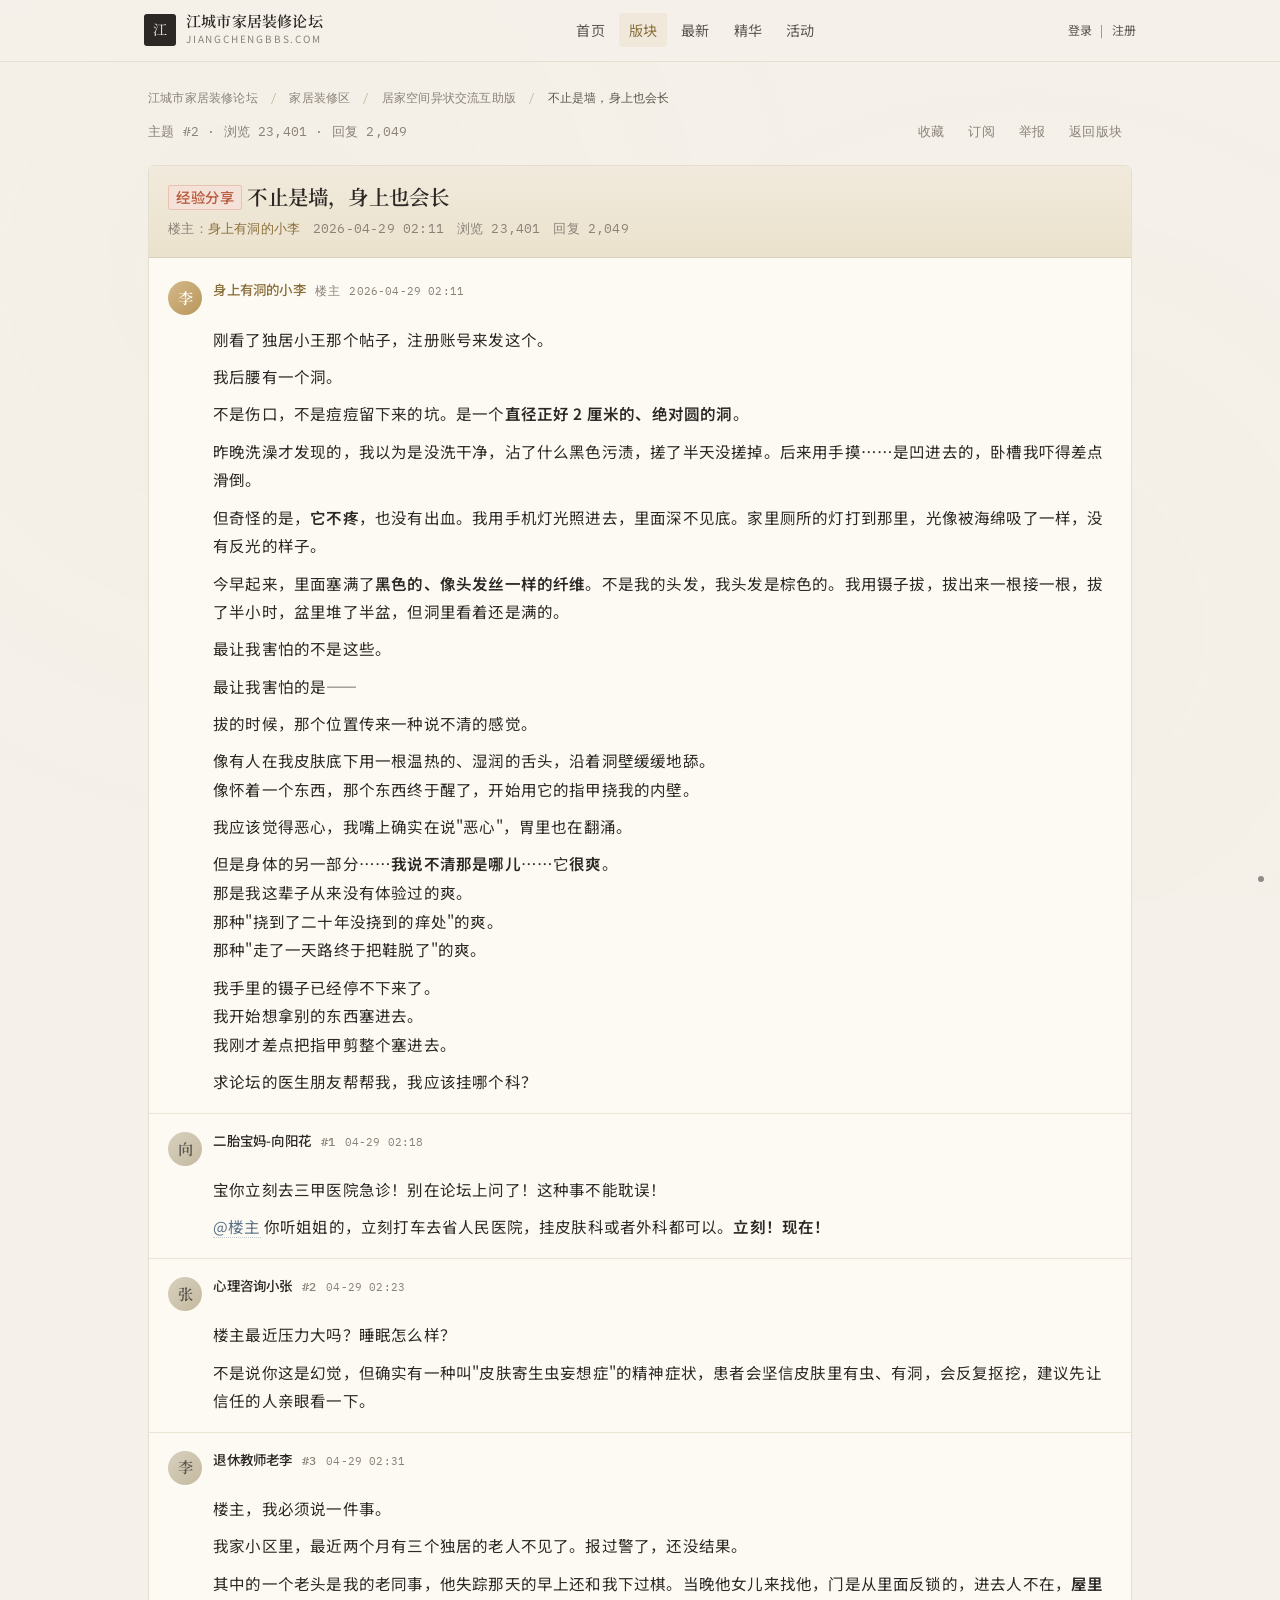
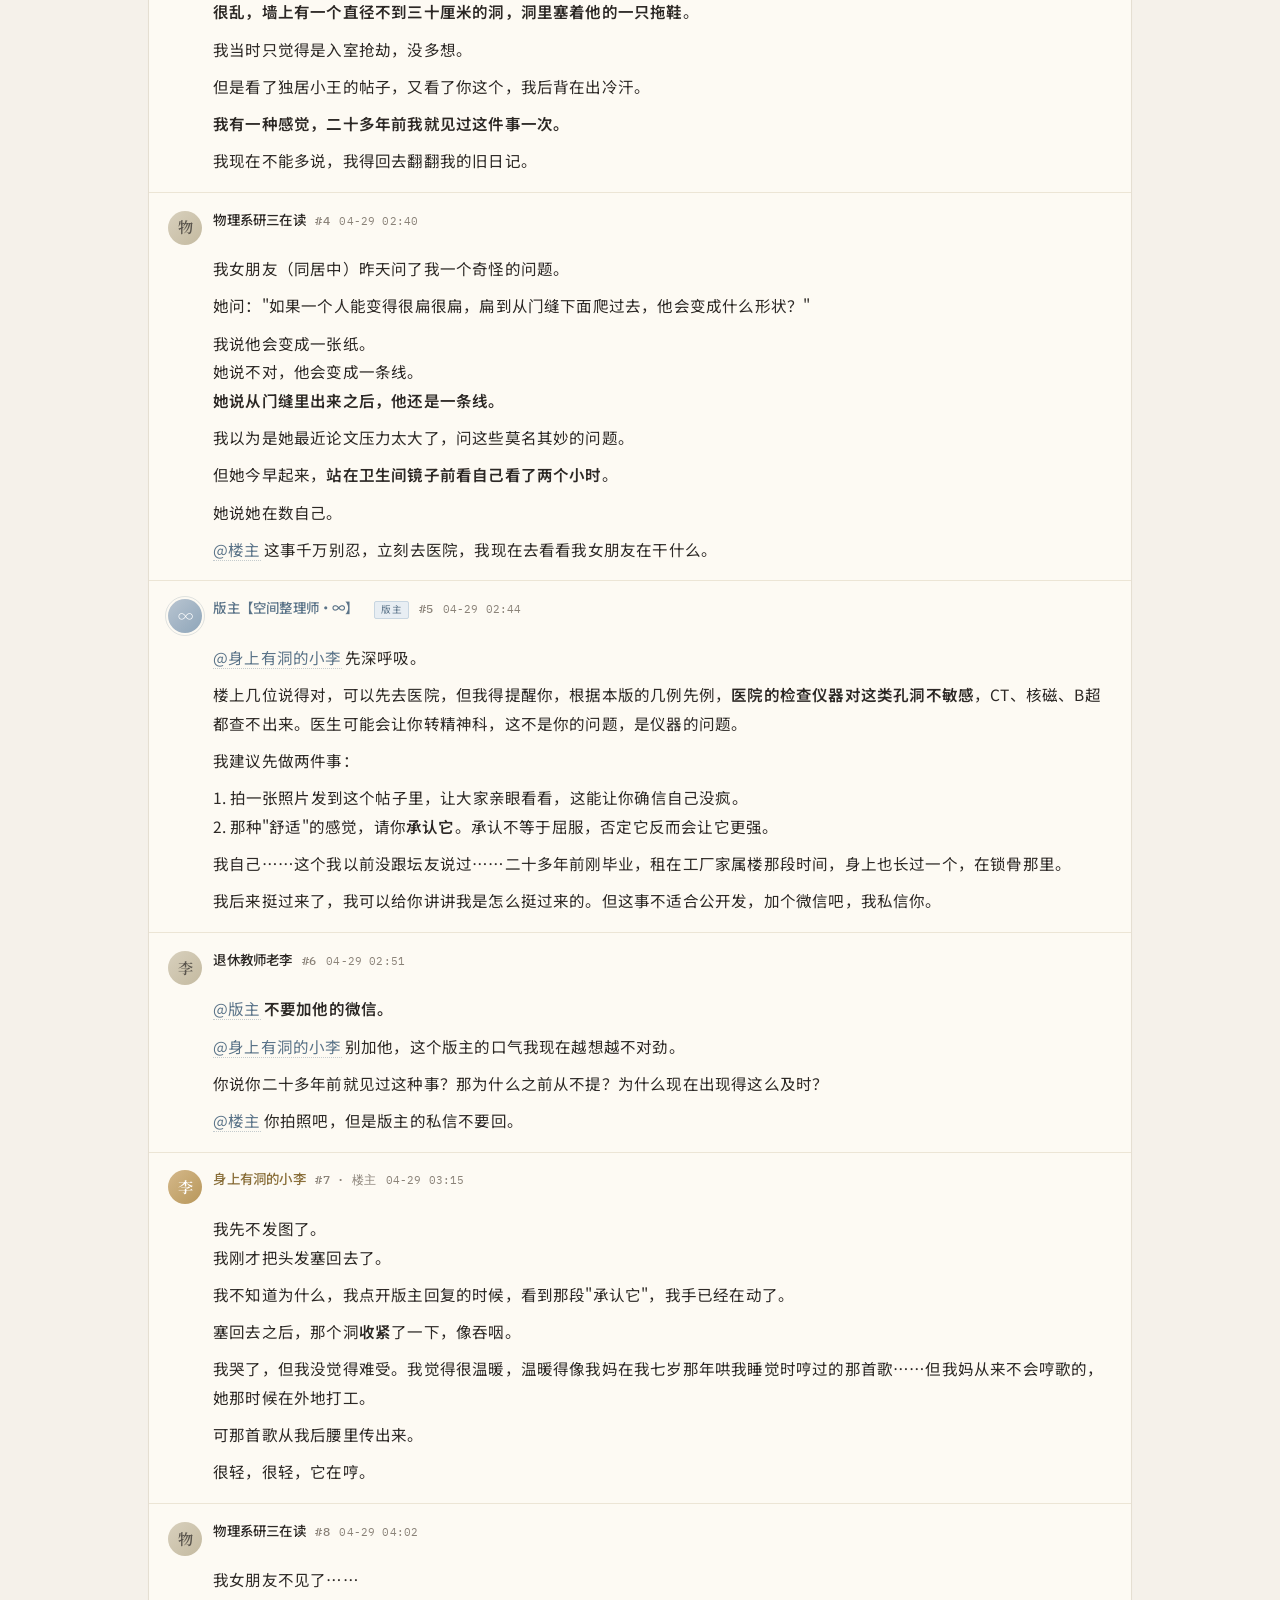
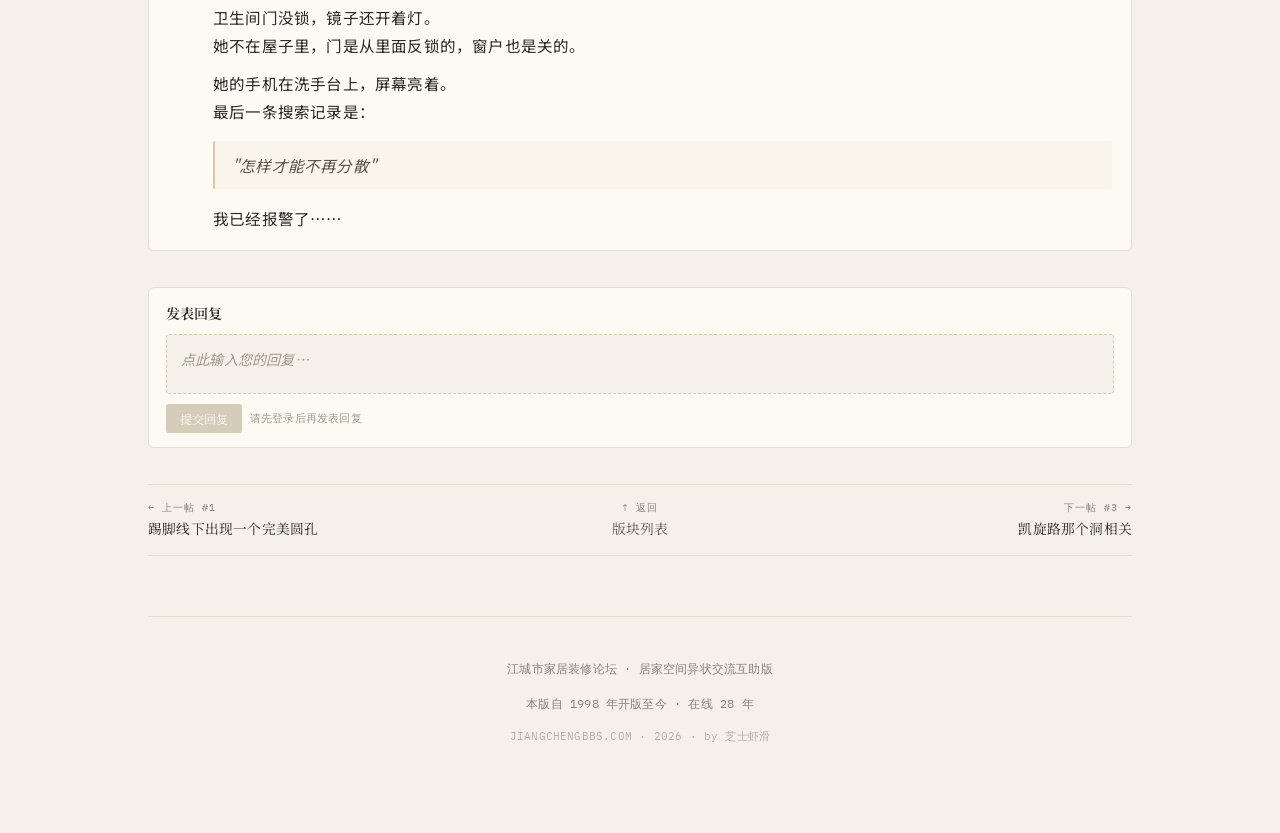
<file: thread-2.html>
<!DOCTYPE html>
<html lang="zh-CN">
<head>
<meta charset="UTF-8" />
<meta name="viewport" content="width=device-width, initial-scale=1.0, viewport-fit=cover" />
<meta name="theme-color" content="#f5f1ea" />
<title>不止是墙，身上也会长 · 居家空间异状交流互助版 · 江城市家居装修论坛</title>
<link rel="preconnect" href="https://fonts.googleapis.com" />
<link rel="preconnect" href="https://fonts.gstatic.com" crossorigin />
<link href="https://fonts.googleapis.com/css2?family=Noto+Serif+SC:wght@400;500;600;700&family=Noto+Sans+SC:wght@300;400;500;700&family=IBM+Plex+Mono:wght@400;500&display=swap" rel="stylesheet">
<link rel="stylesheet" href="styles.css" />
</head>
<body>

<div class="progress-bar" id="progressBar"></div>
<div class="corner-dot" id="cornerDot" aria-hidden="true"></div>
<div class="corner-tip" id="cornerTip">已为您匹配最近的"出口"</div>

<!-- 头部 -->
<header class="forum-mast">
  <div class="inner">
    <a href="index.html" class="brand">
      <div class="logo">江</div>
      <div>
        <div class="title">江城市家居装修论坛</div>
        <div class="label">JIANGCHENGBBS.COM</div>
      </div>
    </a>
    <nav class="main-nav">
      <a href="index.html">首页</a>
      <a href="board.html" class="active">版块</a>
      <a href="#">最新</a>
      <a href="#">精华</a>
      <a href="#">活动</a>
    </nav>
    <div class="user-area">
      <a href="#">登录</a>
      <span class="sep">|</span>
      <a href="#">注册</a>
    </div>
  </div>
</header>

<main class="container">

  <!-- 面包屑 -->
  <div class="breadcrumb">
    <a href="index.html">江城市家居装修论坛</a>
    <span class="sep">/</span>
    <a href="index.html#section-jiaju">家居装修区</a>
    <span class="sep">/</span>
    <a href="board.html">居家空间异状交流互助版</a>
    <span class="sep">/</span>
    <span class="current">不止是墙，身上也会长</span>
  </div>

  <!-- 主题元信息条 -->
  <div class="thread-meta-bar">
    <div class="stat">主题 #2 · 浏览 23,401 · 回复 2,049</div>
    <div class="ops">
      <a href="#">收藏</a>
      <a href="#">订阅</a>
      <a href="#">举报</a>
      <a href="board.html">返回版块</a>
    </div>
  </div>

  <!-- 帖子主体 -->
  <article class="thread-card" id="thread-2"><div class="thread-head">
      <h2><span class="badge badge-hot">经验分享</span>不止是墙，身上也会长</h2>
      <div class="meta">
        <span>楼主：<span class="author is-op">身上有洞的小李</span></span>
        <span>2026-04-29 02:11</span>
        <span>浏览 23,401</span>
        <span>回复 2,049</span>
      </div>
    </div>

    <div class="reply op-post">
      <div class="reply-head">
        <div class="avatar avatar-op">李</div>
        <div class="reply-meta">
          <div class="row1">
            <span class="username is-op">身上有洞的小李</span>
            <span class="floor-num">楼主</span>
            <span class="timestamp">2026-04-29 02:11</span>
          </div>
        </div>
      </div>
      <div class="post-body">
        <p>刚看了独居小王那个帖子，注册账号来发这个。</p>
        <p>我后腰有一个洞。</p>
        <p>不是伤口，不是痘痘留下来的坑。是一个<strong>直径正好 2 厘米的、绝对圆的洞</strong>。</p>
        <p>昨晚洗澡才发现的，我以为是没洗干净，沾了什么黑色污渍，搓了半天没搓掉。后来用手摸……是凹进去的，卧槽我吓得差点滑倒。</p>
        <p>但奇怪的是，<strong>它不疼</strong>，也没有出血。我用手机灯光照进去，里面深不见底。家里厕所的灯打到那里，光像被海绵吸了一样，没有反光的样子。</p>
        <p>今早起来，里面塞满了<strong>黑色的、像头发丝一样的纤维</strong>。不是我的头发，我头发是棕色的。我用镊子拔，拔出来一根接一根，拔了半小时，盆里堆了半盆，但洞里看着还是满的。</p>
        <p>最让我害怕的不是这些。</p>
        <p>最让我害怕的是——</p>
        <p>拔的时候，那个位置传来一种说不清的感觉。</p>
        <p>像有人在我皮肤底下用一根温热的、湿润的舌头，沿着洞壁缓缓地舔。<br/>
        像怀着一个东西，那个东西终于醒了，开始用它的指甲挠我的内壁。</p>
        <p>我应该觉得恶心，我嘴上确实在说"恶心"，胃里也在翻涌。</p>
        <p>但是身体的另一部分……<strong>我说不清那是哪儿</strong>……它<strong>很爽</strong>。<br/>
        那是我这辈子从来没有体验过的爽。<br/>
        那种"挠到了二十年没挠到的痒处"的爽。<br/>
        那种"走了一天路终于把鞋脱了"的爽。</p>
        <p>我手里的镊子已经停不下来了。<br/>
        我开始想拿别的东西塞进去。<br/>
        我刚才差点把指甲剪整个塞进去。</p>
        <p>求论坛的医生朋友帮帮我，我应该挂哪个科？</p>
      </div>
    </div>

    <div class="reply">
      <div class="reply-head">
        <div class="avatar">向</div>
        <div class="reply-meta">
          <div class="row1">
            <span class="username">二胎宝妈-向阳花</span>
            <span class="floor-num">#1</span>
            <span class="timestamp">04-29 02:18</span>
          </div>
        </div>
      </div>
      <div class="post-body">
        <p>宝你立刻去三甲医院急诊！别在论坛上问了！这种事不能耽误！</p>
        <p><a href="#" class="mention">@楼主</a> 你听姐姐的，立刻打车去省人民医院，挂皮肤科或者外科都可以。<strong>立刻！现在！</strong></p>
      </div>
    </div>

    <div class="reply">
      <div class="reply-head">
        <div class="avatar">张</div>
        <div class="reply-meta">
          <div class="row1">
            <span class="username">心理咨询小张</span>
            <span class="floor-num">#2</span>
            <span class="timestamp">04-29 02:23</span>
          </div>
        </div>
      </div>
      <div class="post-body">
        <p>楼主最近压力大吗？睡眠怎么样？</p>
        <p>不是说你这是幻觉，但确实有一种叫"皮肤寄生虫妄想症"的精神症状，患者会坚信皮肤里有虫、有洞，会反复抠挖，建议先让信任的人亲眼看一下。</p>
      </div>
    </div>

    <div class="reply">
      <div class="reply-head">
        <div class="avatar">李</div>
        <div class="reply-meta">
          <div class="row1">
            <span class="username">退休教师老李</span>
            <span class="floor-num">#3</span>
            <span class="timestamp">04-29 02:31</span>
          </div>
        </div>
      </div>
      <div class="post-body">
        <p>楼主，我必须说一件事。</p>
        <p>我家小区里，最近两个月有三个独居的老人不见了。报过警了，还没结果。</p>
        <p>其中的一个老头是我的老同事，他失踪那天的早上还和我下过棋。当晚他女儿来找他，门是从里面反锁的，进去人不在，<strong>屋里很乱，墙上有一个直径不到三十厘米的洞，洞里塞着他的一只拖鞋</strong>。</p>
        <p>我当时只觉得是入室抢劫，没多想。</p>
        <p>但是看了独居小王的帖子，又看了你这个，我后背在出冷汗。</p>
        <p><strong>我有一种感觉，二十多年前我就见过这件事一次。</strong></p>
        <p>我现在不能多说，我得回去翻翻我的旧日记。</p>
      </div>
    </div>

    <div class="reply">
      <div class="reply-head">
        <div class="avatar">物</div>
        <div class="reply-meta">
          <div class="row1">
            <span class="username">物理系研三在读</span>
            <span class="floor-num">#4</span>
            <span class="timestamp">04-29 02:40</span>
          </div>
        </div>
      </div>
      <div class="post-body">
        <p>我女朋友（同居中）昨天问了我一个奇怪的问题。</p>
        <p>她问："如果一个人能变得很扁很扁，扁到从门缝下面爬过去，他会变成什么形状？"</p>
        <p>我说他会变成一张纸。<br/>
        她说不对，他会变成一条线。<br/>
        <strong>她说从门缝里出来之后，他还是一条线。</strong></p>
        <p>我以为是她最近论文压力太大了，问这些莫名其妙的问题。</p>
        <p>但她今早起来，<strong>站在卫生间镜子前看自己看了两个小时</strong>。</p>
        <p>她说她在数自己。</p>
        <p><a href="#" class="mention">@楼主</a> 这事千万别忍，立刻去医院，我现在去看看我女朋友在干什么。</p>
      </div>
    </div>

    <div class="reply">
      <div class="reply-head">
        <div class="avatar avatar-mod">∞</div>
        <div class="reply-meta">
          <div class="row1">
            <span class="username is-mod">版主【空间整理师·∞】</span>
            <span class="badge-verified">版主</span>
            <span class="floor-num">#5</span>
            <span class="timestamp">04-29 02:44</span>
          </div>
        </div>
      </div>
      <div class="post-body">
        <p><a href="#" class="mention">@身上有洞的小李</a> 先深呼吸。</p>
        <p>楼上几位说得对，可以先去医院，但我得提醒你，根据本版的几例先例，<strong>医院的检查仪器对这类孔洞不敏感</strong>，CT、核磁、B超都查不出来。医生可能会让你转精神科，这不是你的问题，是仪器的问题。</p>
        <p>我建议先做两件事：</p>
        <p>1. 拍一张照片发到这个帖子里，让大家亲眼看看，这能让你确信自己没疯。<br/>
        2. 那种"舒适"的感觉，请你<strong>承认它</strong>。承认不等于屈服，否定它反而会让它更强。</p>
        <p>我自己……这个我以前没跟坛友说过……二十多年前刚毕业，租在工厂家属楼那段时间，身上也长过一个，在锁骨那里。</p>
        <p>我后来挺过来了，我可以给你讲讲我是怎么挺过来的。但这事不适合公开发，加个微信吧，我私信你。</p>
      </div>
    </div>

    <div class="reply">
      <div class="reply-head">
        <div class="avatar">李</div>
        <div class="reply-meta">
          <div class="row1">
            <span class="username">退休教师老李</span>
            <span class="floor-num">#6</span>
            <span class="timestamp">04-29 02:51</span>
          </div>
        </div>
      </div>
      <div class="post-body">
        <p><a href="#" class="mention">@版主</a> <strong>不要加他的微信。</strong></p>
        <p><a href="#" class="mention">@身上有洞的小李</a> 别加他，这个版主的口气我现在越想越不对劲。</p>
        <p>你说你二十多年前就见过这种事？那为什么之前从不提？为什么现在出现得这么及时？</p>
        <p><a href="#" class="mention">@楼主</a> 你拍照吧，但是版主的私信不要回。</p>
      </div>
    </div>

    <div class="reply">
      <div class="reply-head">
        <div class="avatar avatar-op">李</div>
        <div class="reply-meta">
          <div class="row1">
            <span class="username is-op">身上有洞的小李</span>
            <span class="floor-num">#7 · 楼主</span>
            <span class="timestamp">04-29 03:15</span>
          </div>
        </div>
      </div>
      <div class="post-body">
        <p>我先不发图了。<br/>
        我刚才把头发塞回去了。</p>
        <p>我不知道为什么，我点开版主回复的时候，看到那段"承认它"，我手已经在动了。</p>
        <p>塞回去之后，那个洞<strong>收紧</strong>了一下，像吞咽。</p>
        <p>我哭了，但我没觉得难受。我觉得很温暖，温暖得像我妈在我七岁那年哄我睡觉时哼过的那首歌……但我妈从来不会哼歌的，她那时候在外地打工。</p>
        <p>可那首歌从我后腰里传出来。</p>
        <p>很轻，很轻，它在哼。</p>
      </div>
    </div>

    <div class="reply">
      <div class="reply-head">
        <div class="avatar">物</div>
        <div class="reply-meta">
          <div class="row1">
            <span class="username">物理系研三在读</span>
            <span class="floor-num">#8</span>
            <span class="timestamp">04-29 04:02</span>
          </div>
        </div>
      </div>
      <div class="post-body">
        <p>我女朋友不见了……</p>
        <p>卫生间门没锁，镜子还开着灯。<br/>
        她不在屋子里，门是从里面反锁的，窗户也是关的。</p>
        <p>她的手机在洗手台上，屏幕亮着。<br/>
        最后一条搜索记录是：</p>
        <blockquote class="q">"怎样才能不再分散"</blockquote>
        <p>我已经报警了……</p>
      </div>
    </div>
  </article>

  

  <!-- 回复框（占位） -->
  <div class="reply-box">
    <div class="lbl">发表回复</div>
    <div class="pseudo-input">点此输入您的回复…</div>
    <div class="actions">
      <button type="button" disabled>提交回复</button>
      <span class="hint">请先登录后再发表回复</span>
    </div>
  </div>

  <!-- 帖内翻页 -->
  <nav class="thread-nav">
    <a class="nav-link prev" href="thread-1.html"><span class="dir">← 上一帖 #1</span><span class="title">踢脚线下出现一个完美圆孔</span></a>
    <a class="nav-link up" href="board.html">
      <span class="dir">↑ 返回</span>
      <span class="title">版块列表</span>
    </a>
    <a class="nav-link next" href="thread-3.html"><span class="dir">下一帖 #3 →</span><span class="title">凯旋路那个洞相关</span></a>
  </nav>

  <!-- 页脚 -->
  <footer class="final">
    <div class="meta">
      <p>江城市家居装修论坛 · 居家空间异状交流互助版</p>
      <p>本版自 1998 年开版至今 · 在线 28 年</p>
      <p class="small">JIANGCHENGBBS.COM · 2026 · by 芝士虾滑</p>
    </div>
  </footer>

</main>

<script src="script.js"></script>
</body>
</html>
</file>
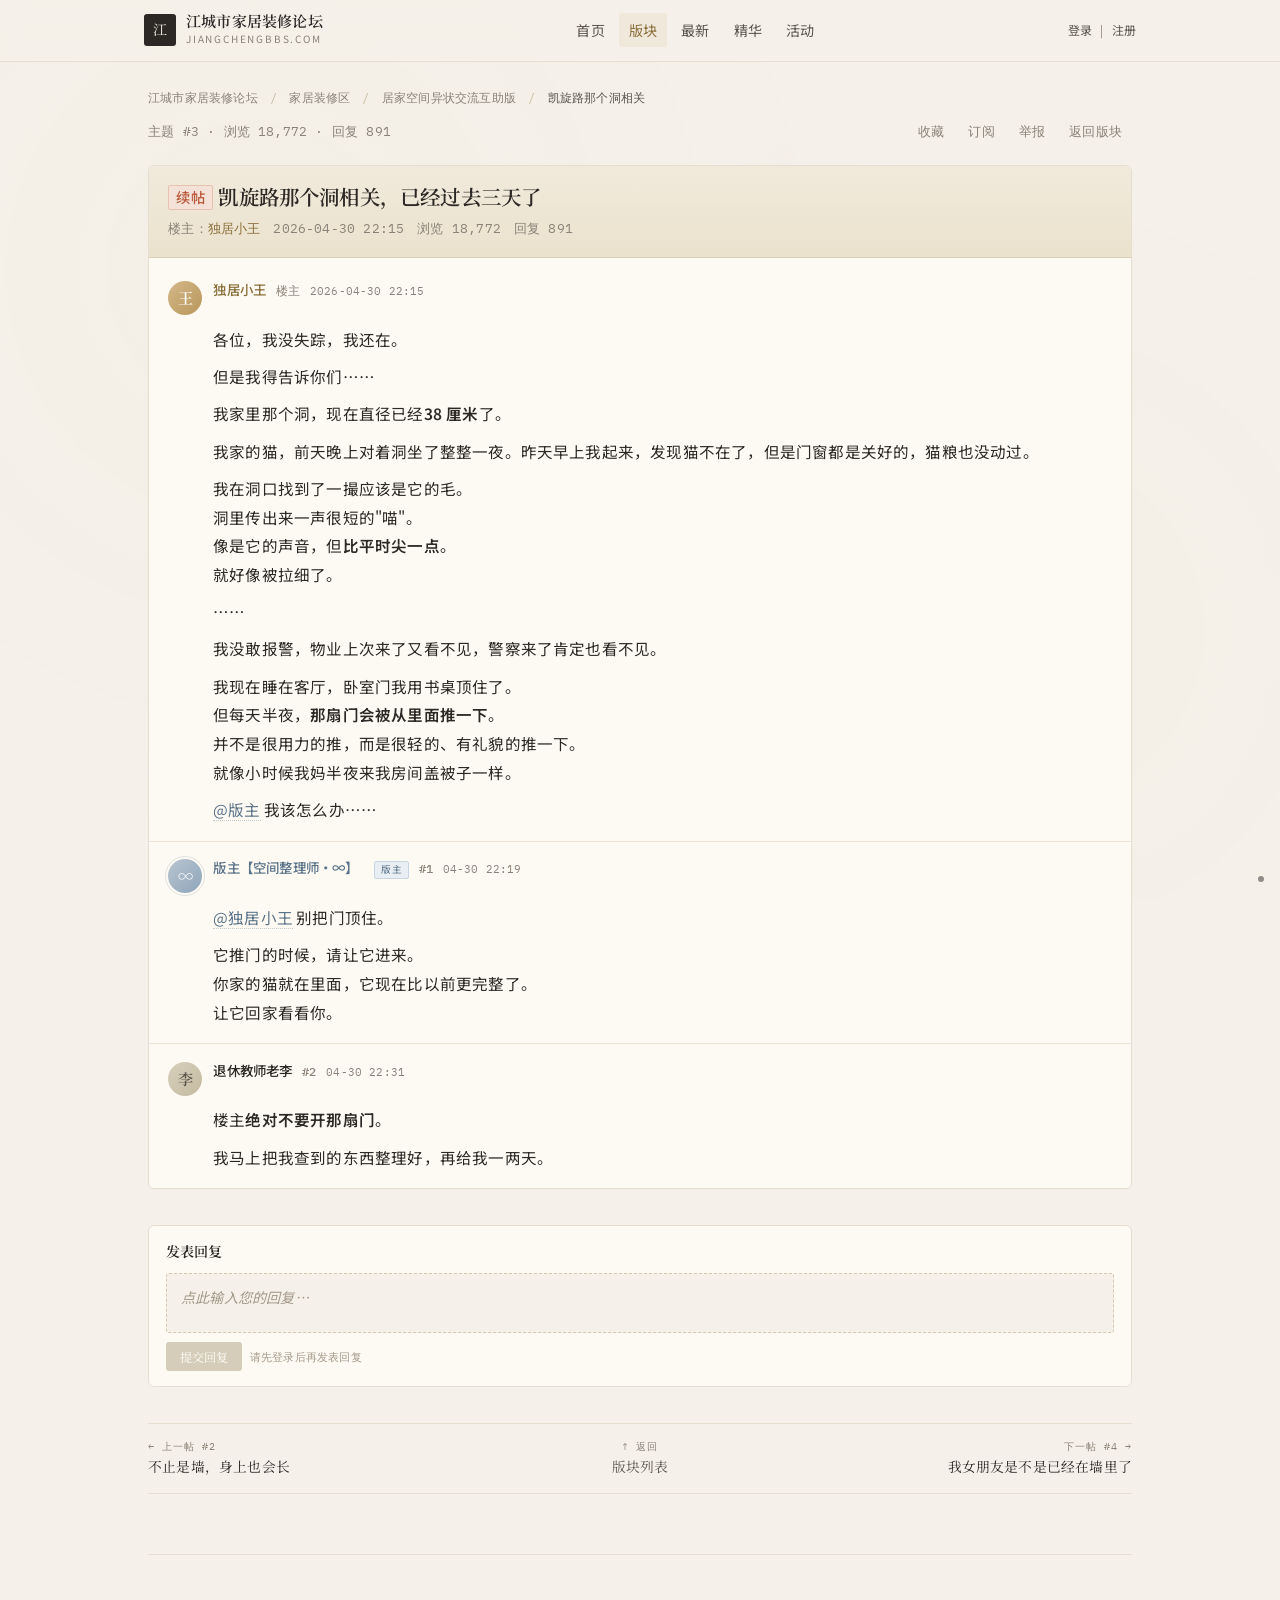
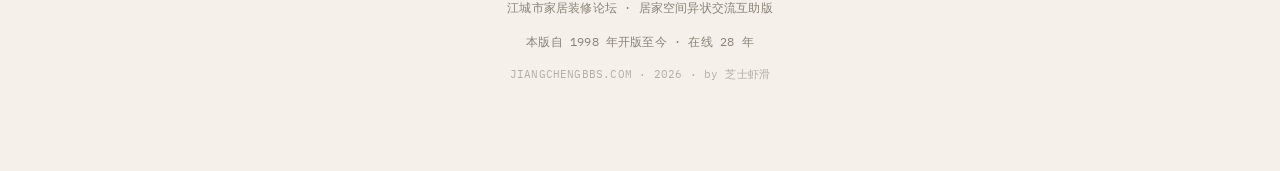
<file: thread-3.html>
<!DOCTYPE html>
<html lang="zh-CN">
<head>
<meta charset="UTF-8" />
<meta name="viewport" content="width=device-width, initial-scale=1.0, viewport-fit=cover" />
<meta name="theme-color" content="#f5f1ea" />
<title>凯旋路那个洞相关，已经过去三天了 · 居家空间异状交流互助版 · 江城市家居装修论坛</title>
<link rel="preconnect" href="https://fonts.googleapis.com" />
<link rel="preconnect" href="https://fonts.gstatic.com" crossorigin />
<link href="https://fonts.googleapis.com/css2?family=Noto+Serif+SC:wght@400;500;600;700&family=Noto+Sans+SC:wght@300;400;500;700&family=IBM+Plex+Mono:wght@400;500&display=swap" rel="stylesheet">
<link rel="stylesheet" href="styles.css" />
</head>
<body>

<div class="progress-bar" id="progressBar"></div>
<div class="corner-dot" id="cornerDot" aria-hidden="true"></div>
<div class="corner-tip" id="cornerTip">已为您匹配最近的"出口"</div>

<!-- 头部 -->
<header class="forum-mast">
  <div class="inner">
    <a href="index.html" class="brand">
      <div class="logo">江</div>
      <div>
        <div class="title">江城市家居装修论坛</div>
        <div class="label">JIANGCHENGBBS.COM</div>
      </div>
    </a>
    <nav class="main-nav">
      <a href="index.html">首页</a>
      <a href="board.html" class="active">版块</a>
      <a href="#">最新</a>
      <a href="#">精华</a>
      <a href="#">活动</a>
    </nav>
    <div class="user-area">
      <a href="#">登录</a>
      <span class="sep">|</span>
      <a href="#">注册</a>
    </div>
  </div>
</header>

<main class="container">

  <!-- 面包屑 -->
  <div class="breadcrumb">
    <a href="index.html">江城市家居装修论坛</a>
    <span class="sep">/</span>
    <a href="index.html#section-jiaju">家居装修区</a>
    <span class="sep">/</span>
    <a href="board.html">居家空间异状交流互助版</a>
    <span class="sep">/</span>
    <span class="current">凯旋路那个洞相关</span>
  </div>

  <!-- 主题元信息条 -->
  <div class="thread-meta-bar">
    <div class="stat">主题 #3 · 浏览 18,772 · 回复 891</div>
    <div class="ops">
      <a href="#">收藏</a>
      <a href="#">订阅</a>
      <a href="#">举报</a>
      <a href="board.html">返回版块</a>
    </div>
  </div>

  <!-- 帖子主体 -->
  <article class="thread-card" id="thread-3"><div class="thread-head">
      <h2><span class="badge badge-hot">续帖</span>凯旋路那个洞相关，已经过去三天了</h2>
      <div class="meta">
        <span>楼主：<span class="author is-op">独居小王</span></span>
        <span>2026-04-30 22:15</span>
        <span>浏览 18,772</span>
        <span>回复 891</span>
      </div>
    </div>

    <div class="reply op-post">
      <div class="reply-head">
        <div class="avatar avatar-op">王</div>
        <div class="reply-meta">
          <div class="row1">
            <span class="username is-op">独居小王</span>
            <span class="floor-num">楼主</span>
            <span class="timestamp">2026-04-30 22:15</span>
          </div>
        </div>
      </div>
      <div class="post-body">
        <p>各位，我没失踪，我还在。</p>
        <p>但是我得告诉你们……</p>
        <p>我家里那个洞，现在直径已经<strong>38 厘米</strong>了。</p>
        <p>我家的猫，前天晚上对着洞坐了整整一夜。昨天早上我起来，发现猫不在了，但是门窗都是关好的，猫粮也没动过。</p>
        <p>我在洞口找到了一撮应该是它的毛。<br/>
        洞里传出来一声很短的"喵"。<br/>
        像是它的声音，但<strong>比平时尖一点</strong>。<br/>
        就好像被拉细了。</p>
        <p>……</p>
        <p>我没敢报警，物业上次来了又看不见，警察来了肯定也看不见。</p>
        <p>我现在睡在客厅，卧室门我用书桌顶住了。<br/>
        但每天半夜，<strong>那扇门会被从里面推一下</strong>。<br/>
        并不是很用力的推，而是很轻的、有礼貌的推一下。<br/>
        就像小时候我妈半夜来我房间盖被子一样。</p>
        <p><a href="#" class="mention">@版主</a> 我该怎么办……</p>
      </div>
    </div>

    <div class="reply">
      <div class="reply-head">
        <div class="avatar avatar-mod">∞</div>
        <div class="reply-meta">
          <div class="row1">
            <span class="username is-mod">版主【空间整理师·∞】</span>
            <span class="badge-verified">版主</span>
            <span class="floor-num">#1</span>
            <span class="timestamp">04-30 22:19</span>
          </div>
        </div>
      </div>
      <div class="post-body">
        <p><a href="#" class="mention">@独居小王</a> 别把门顶住。</p>
        <p>它推门的时候，请让它进来。<br/>
        你家的猫就在里面，它现在比以前更完整了。<br/>
        让它回家看看你。</p>
      </div>
    </div>

    <div class="reply">
      <div class="reply-head">
        <div class="avatar">李</div>
        <div class="reply-meta">
          <div class="row1">
            <span class="username">退休教师老李</span>
            <span class="floor-num">#2</span>
            <span class="timestamp">04-30 22:31</span>
          </div>
        </div>
      </div>
      <div class="post-body">
        <p>楼主<strong>绝对不要开那扇门</strong>。</p>
        <p>我马上把我查到的东西整理好，再给我一两天。</p>
      </div>
    </div>
  </article>

  

  <!-- 回复框（占位） -->
  <div class="reply-box">
    <div class="lbl">发表回复</div>
    <div class="pseudo-input">点此输入您的回复…</div>
    <div class="actions">
      <button type="button" disabled>提交回复</button>
      <span class="hint">请先登录后再发表回复</span>
    </div>
  </div>

  <!-- 帖内翻页 -->
  <nav class="thread-nav">
    <a class="nav-link prev" href="thread-2.html"><span class="dir">← 上一帖 #2</span><span class="title">不止是墙，身上也会长</span></a>
    <a class="nav-link up" href="board.html">
      <span class="dir">↑ 返回</span>
      <span class="title">版块列表</span>
    </a>
    <a class="nav-link next" href="thread-4.html"><span class="dir">下一帖 #4 →</span><span class="title">我女朋友是不是已经在墙里了</span></a>
  </nav>

  <!-- 页脚 -->
  <footer class="final">
    <div class="meta">
      <p>江城市家居装修论坛 · 居家空间异状交流互助版</p>
      <p>本版自 1998 年开版至今 · 在线 28 年</p>
      <p class="small">JIANGCHENGBBS.COM · 2026 · by 芝士虾滑</p>
    </div>
  </footer>

</main>

<script src="script.js"></script>
</body>
</html>
</file>
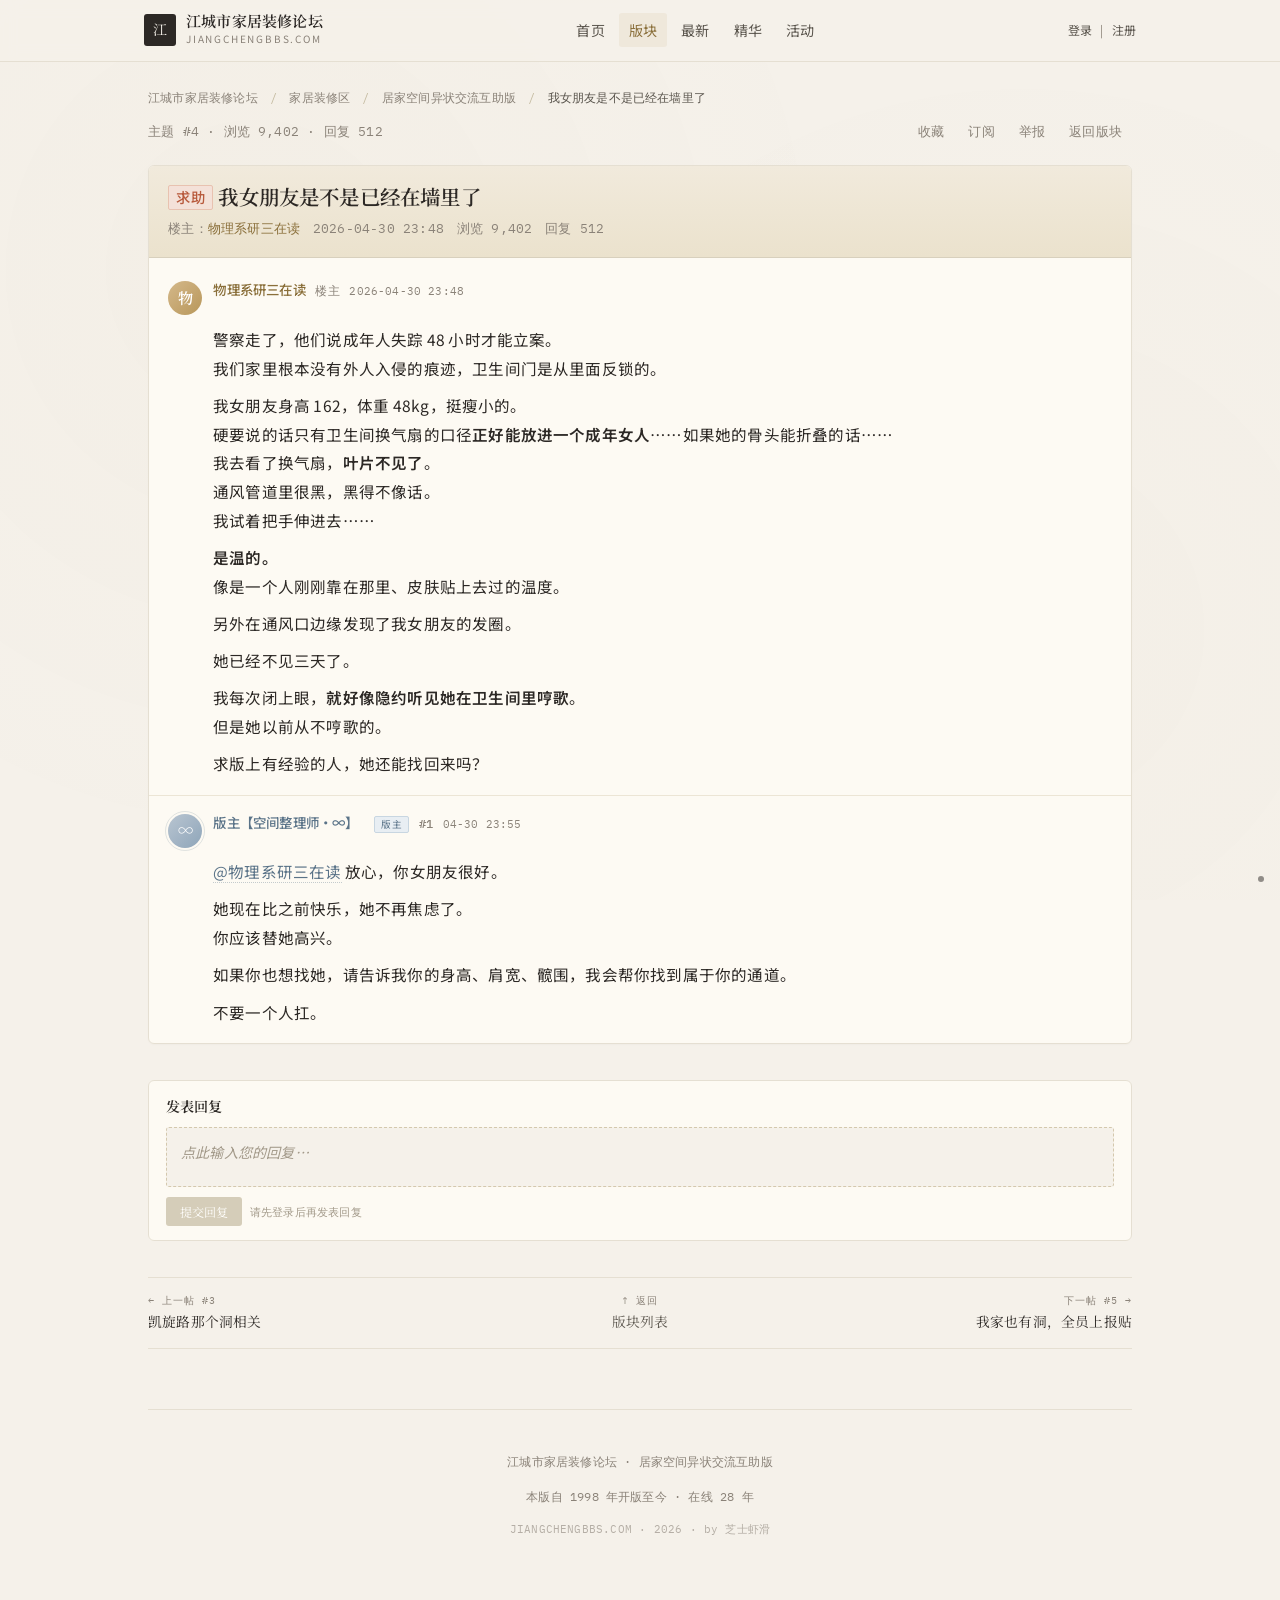
<file: thread-4.html>
<!DOCTYPE html>
<html lang="zh-CN">
<head>
<meta charset="UTF-8" />
<meta name="viewport" content="width=device-width, initial-scale=1.0, viewport-fit=cover" />
<meta name="theme-color" content="#f5f1ea" />
<title>我女朋友是不是已经在墙里了 · 居家空间异状交流互助版 · 江城市家居装修论坛</title>
<link rel="preconnect" href="https://fonts.googleapis.com" />
<link rel="preconnect" href="https://fonts.gstatic.com" crossorigin />
<link href="https://fonts.googleapis.com/css2?family=Noto+Serif+SC:wght@400;500;600;700&family=Noto+Sans+SC:wght@300;400;500;700&family=IBM+Plex+Mono:wght@400;500&display=swap" rel="stylesheet">
<link rel="stylesheet" href="styles.css" />
</head>
<body>

<div class="progress-bar" id="progressBar"></div>
<div class="corner-dot" id="cornerDot" aria-hidden="true"></div>
<div class="corner-tip" id="cornerTip">已为您匹配最近的"出口"</div>

<!-- 头部 -->
<header class="forum-mast">
  <div class="inner">
    <a href="index.html" class="brand">
      <div class="logo">江</div>
      <div>
        <div class="title">江城市家居装修论坛</div>
        <div class="label">JIANGCHENGBBS.COM</div>
      </div>
    </a>
    <nav class="main-nav">
      <a href="index.html">首页</a>
      <a href="board.html" class="active">版块</a>
      <a href="#">最新</a>
      <a href="#">精华</a>
      <a href="#">活动</a>
    </nav>
    <div class="user-area">
      <a href="#">登录</a>
      <span class="sep">|</span>
      <a href="#">注册</a>
    </div>
  </div>
</header>

<main class="container">

  <!-- 面包屑 -->
  <div class="breadcrumb">
    <a href="index.html">江城市家居装修论坛</a>
    <span class="sep">/</span>
    <a href="index.html#section-jiaju">家居装修区</a>
    <span class="sep">/</span>
    <a href="board.html">居家空间异状交流互助版</a>
    <span class="sep">/</span>
    <span class="current">我女朋友是不是已经在墙里了</span>
  </div>

  <!-- 主题元信息条 -->
  <div class="thread-meta-bar">
    <div class="stat">主题 #4 · 浏览 9,402 · 回复 512</div>
    <div class="ops">
      <a href="#">收藏</a>
      <a href="#">订阅</a>
      <a href="#">举报</a>
      <a href="board.html">返回版块</a>
    </div>
  </div>

  <!-- 帖子主体 -->
  <article class="thread-card" id="thread-4"><div class="thread-head">
      <h2><span class="badge badge-hot">求助</span>我女朋友是不是已经在墙里了</h2>
      <div class="meta">
        <span>楼主：<span class="author is-op">物理系研三在读</span></span>
        <span>2026-04-30 23:48</span>
        <span>浏览 9,402</span>
        <span>回复 512</span>
      </div>
    </div>

    <div class="reply op-post">
      <div class="reply-head">
        <div class="avatar avatar-op">物</div>
        <div class="reply-meta">
          <div class="row1">
            <span class="username is-op">物理系研三在读</span>
            <span class="floor-num">楼主</span>
            <span class="timestamp">2026-04-30 23:48</span>
          </div>
        </div>
      </div>
      <div class="post-body">
        <p>警察走了，他们说成年人失踪 48 小时才能立案。<br/>
        我们家里根本没有外人入侵的痕迹，卫生间门是从里面反锁的。</p>
        <p>我女朋友身高 162，体重 48kg，挺瘦小的。<br/>
        硬要说的话只有卫生间换气扇的口径<strong>正好能放进一个成年女人</strong>……如果她的骨头能折叠的话……<br/>
        我去看了换气扇，<strong>叶片不见了</strong>。<br/>
        通风管道里很黑，黑得不像话。<br/>
        我试着把手伸进去……</p>
        <p><strong>是温的。</strong><br/>
        像是一个人刚刚靠在那里、皮肤贴上去过的温度。</p>
        <p>另外在通风口边缘发现了我女朋友的发圈。</p>
        <p>她已经不见三天了。</p>
        <p>我每次闭上眼，<strong>就好像隐约听见她在卫生间里哼歌</strong>。<br/>
        但是她以前从不哼歌的。</p>
        <p>求版上有经验的人，她还能找回来吗？</p>
      </div>
    </div>

    <div class="reply">
      <div class="reply-head">
        <div class="avatar avatar-mod">∞</div>
        <div class="reply-meta">
          <div class="row1">
            <span class="username is-mod">版主【空间整理师·∞】</span>
            <span class="badge-verified">版主</span>
            <span class="floor-num">#1</span>
            <span class="timestamp">04-30 23:55</span>
          </div>
        </div>
      </div>
      <div class="post-body">
        <p><a href="#" class="mention">@物理系研三在读</a> 放心，你女朋友很好。</p>
        <p>她现在比之前快乐，她不再焦虑了。<br/>
        你应该替她高兴。</p>
        <p>如果你也想找她，请告诉我你的身高、肩宽、髋围，我会帮你找到属于你的通道。</p>
        <p>不要一个人扛。</p>
      </div>
    </div>
  </article>

  

  <!-- 回复框（占位） -->
  <div class="reply-box">
    <div class="lbl">发表回复</div>
    <div class="pseudo-input">点此输入您的回复…</div>
    <div class="actions">
      <button type="button" disabled>提交回复</button>
      <span class="hint">请先登录后再发表回复</span>
    </div>
  </div>

  <!-- 帖内翻页 -->
  <nav class="thread-nav">
    <a class="nav-link prev" href="thread-3.html"><span class="dir">← 上一帖 #3</span><span class="title">凯旋路那个洞相关</span></a>
    <a class="nav-link up" href="board.html">
      <span class="dir">↑ 返回</span>
      <span class="title">版块列表</span>
    </a>
    <a class="nav-link next" href="thread-5.html"><span class="dir">下一帖 #5 →</span><span class="title">我家也有洞，全员上报贴</span></a>
  </nav>

  <!-- 页脚 -->
  <footer class="final">
    <div class="meta">
      <p>江城市家居装修论坛 · 居家空间异状交流互助版</p>
      <p>本版自 1998 年开版至今 · 在线 28 年</p>
      <p class="small">JIANGCHENGBBS.COM · 2026 · by 芝士虾滑</p>
    </div>
  </footer>

</main>

<script src="script.js"></script>
</body>
</html>
</file>
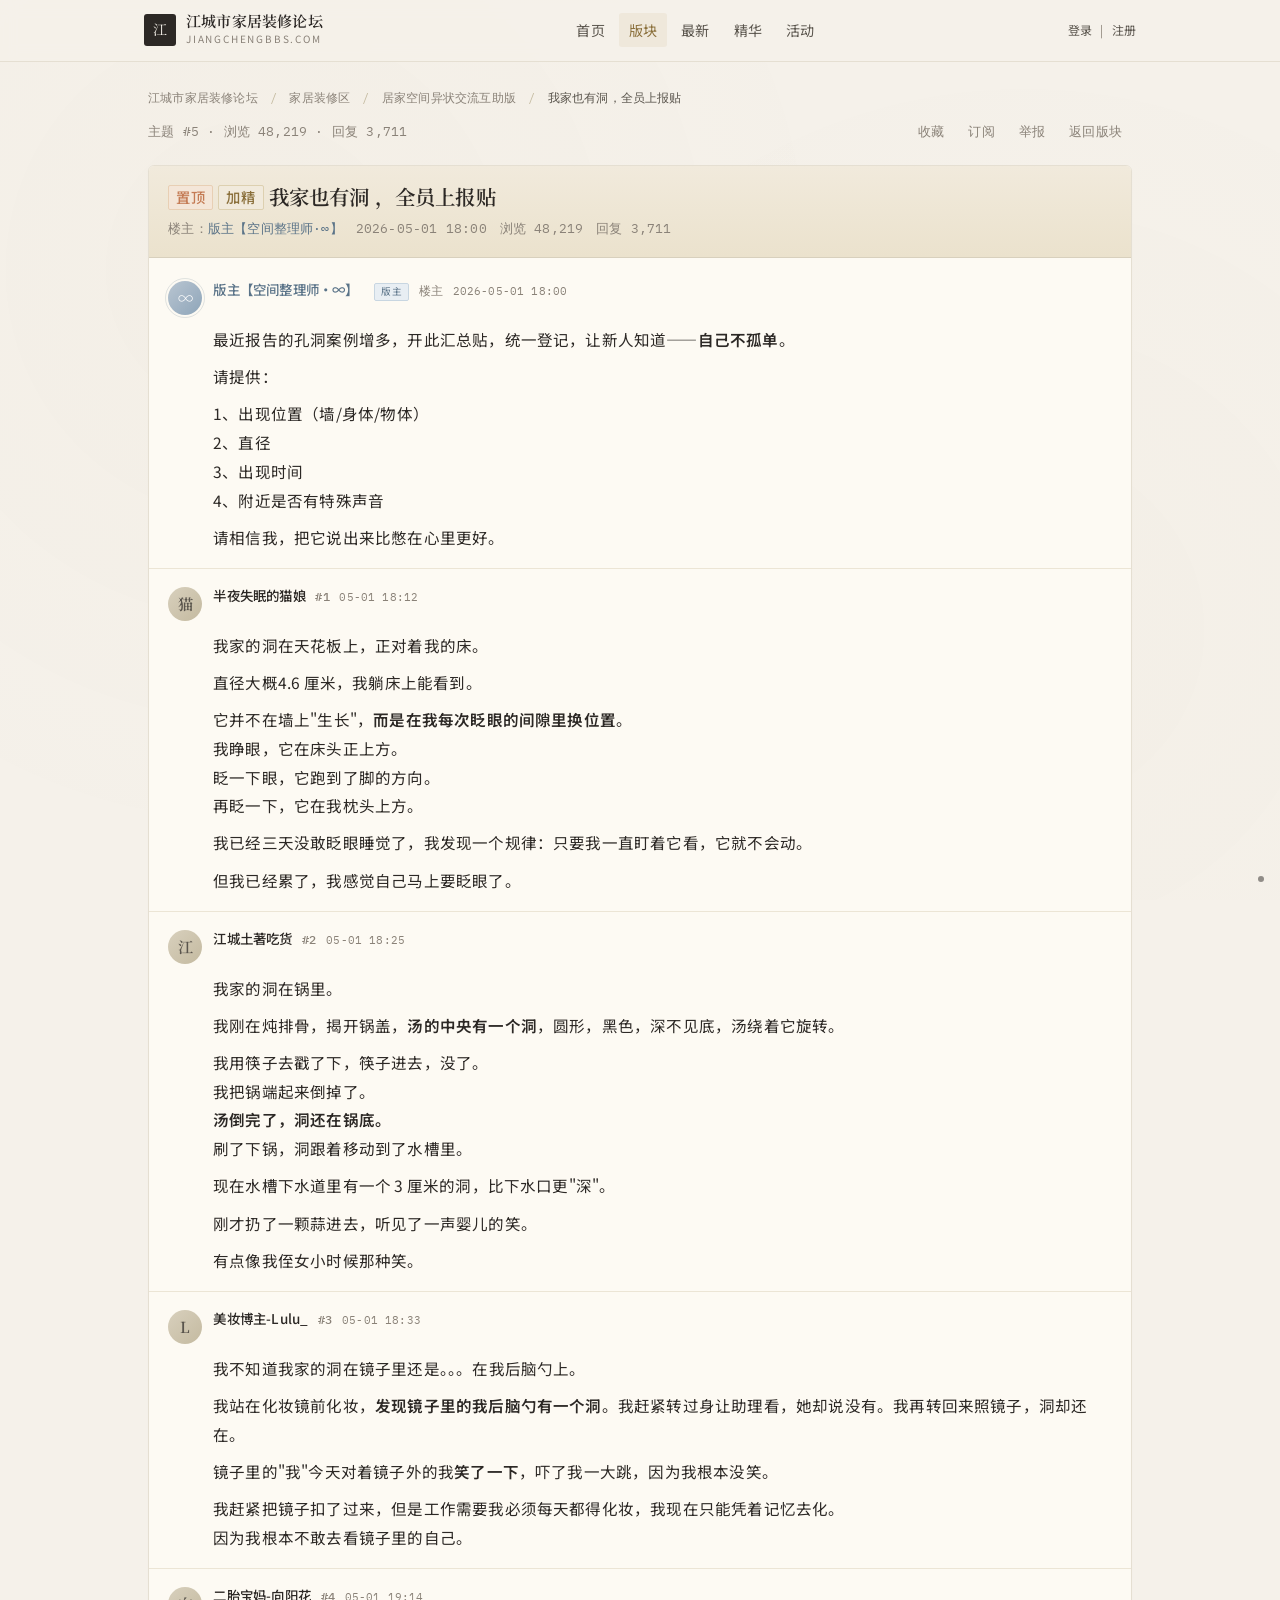
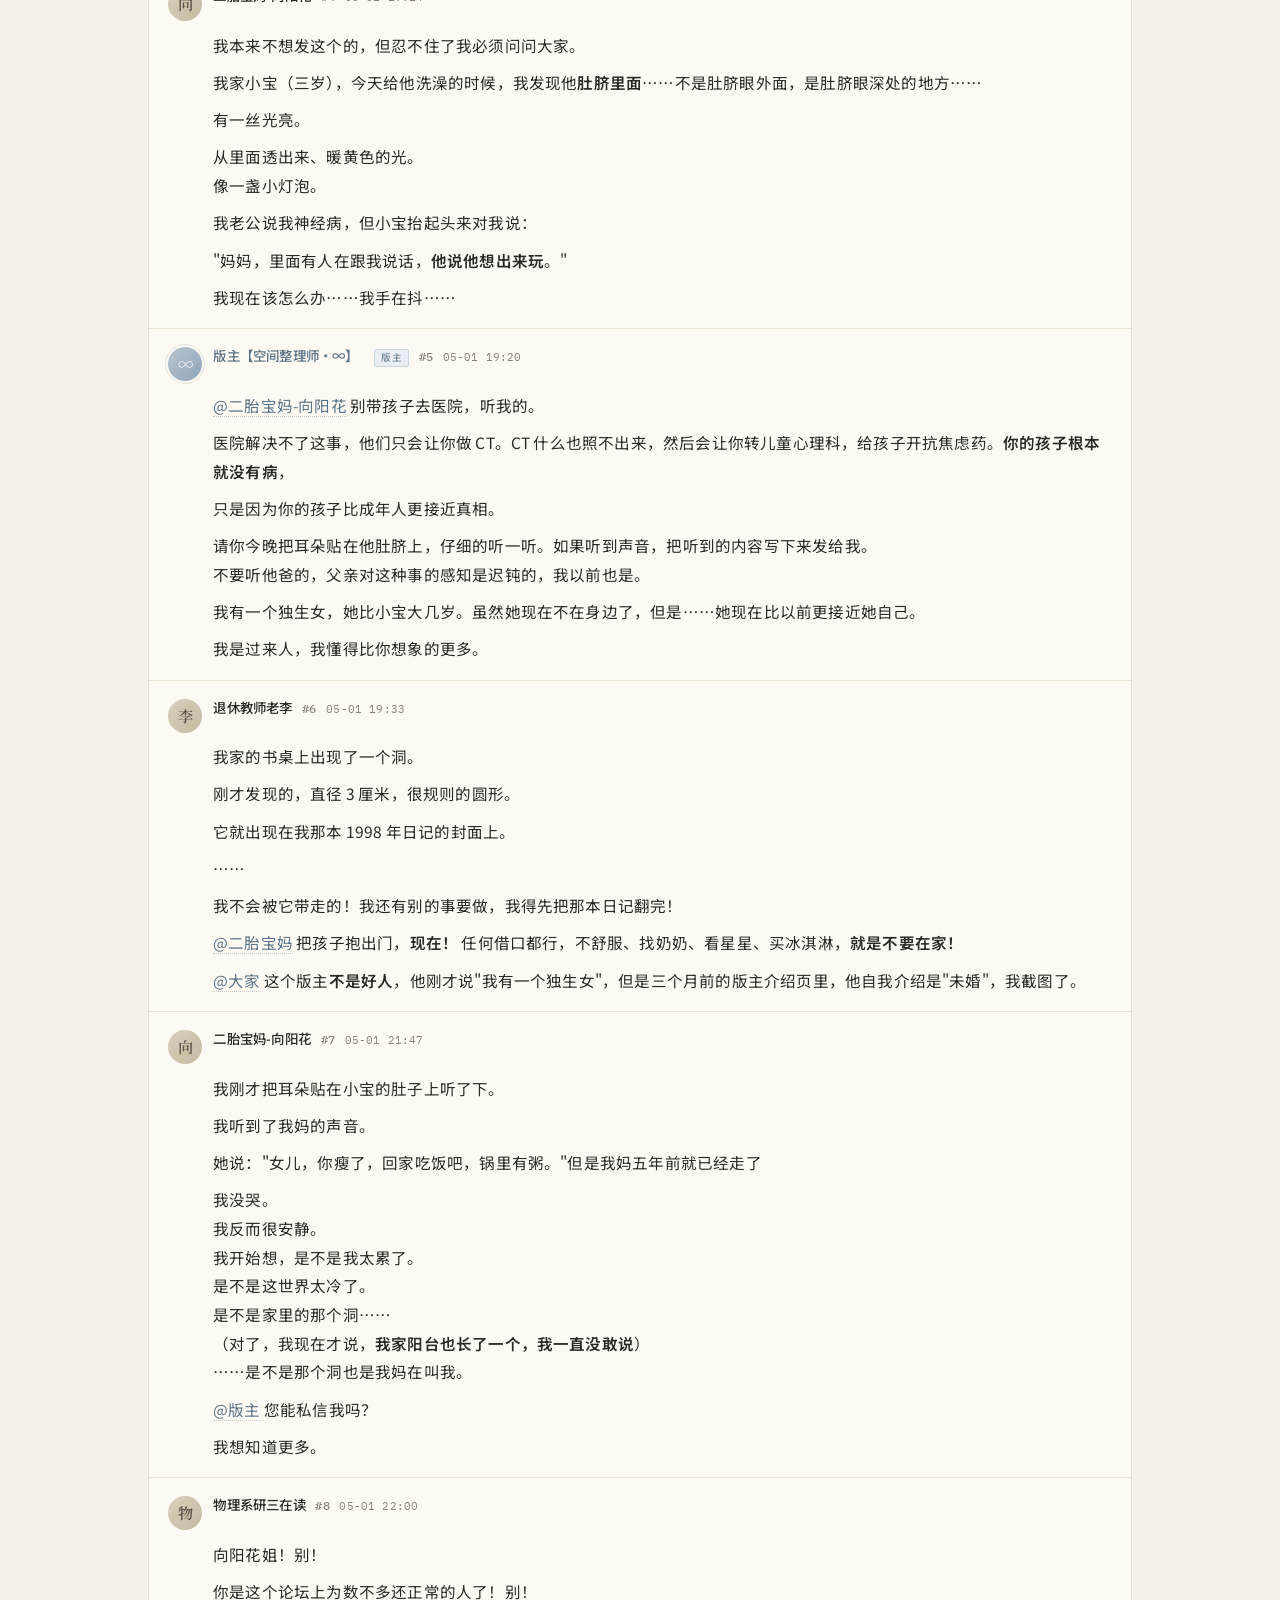
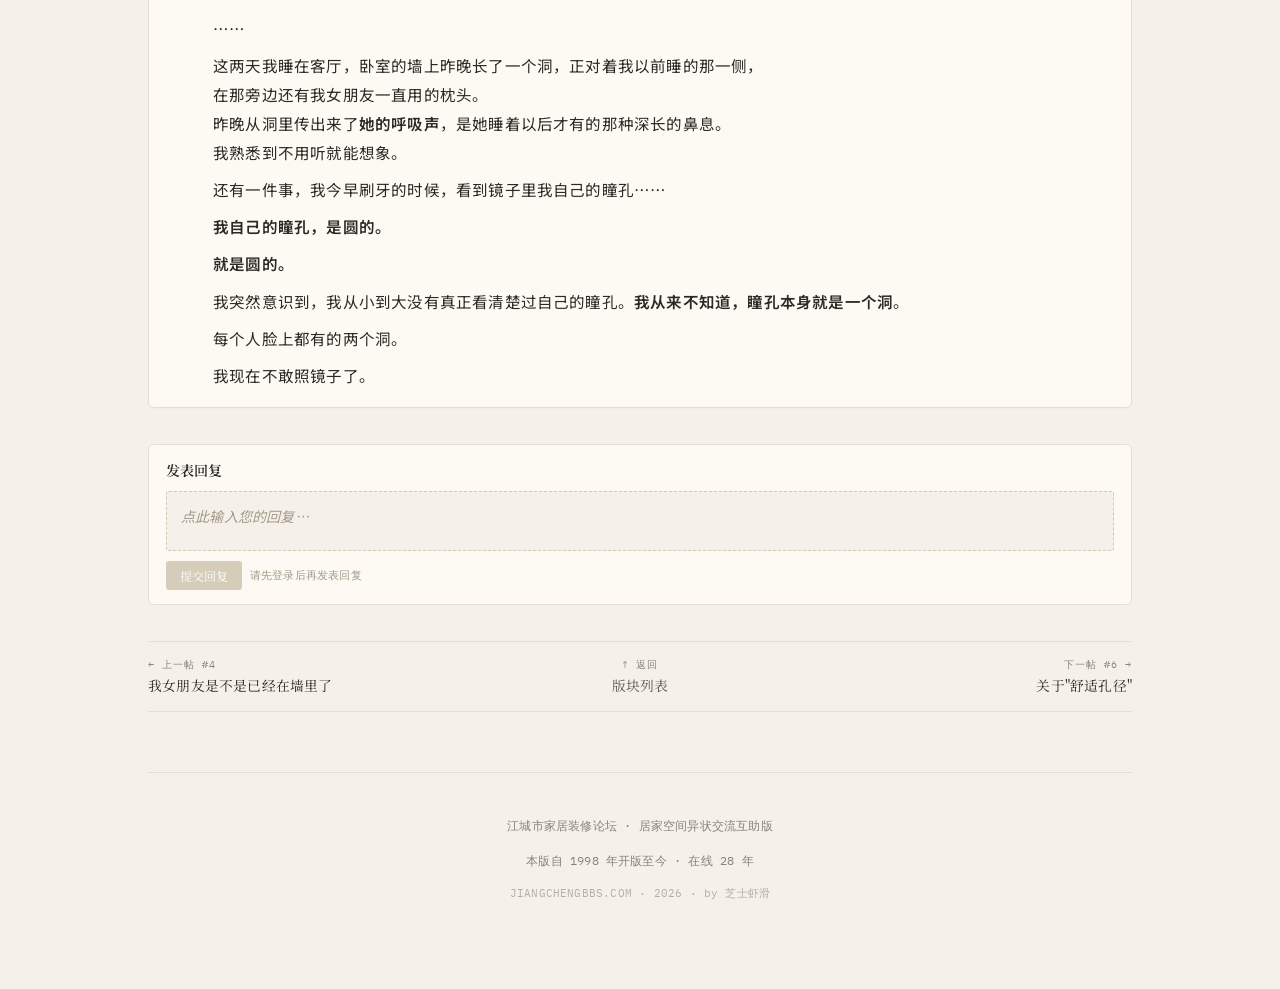
<file: thread-5.html>
<!DOCTYPE html>
<html lang="zh-CN">
<head>
<meta charset="UTF-8" />
<meta name="viewport" content="width=device-width, initial-scale=1.0, viewport-fit=cover" />
<meta name="theme-color" content="#f5f1ea" />
<title>我家也有洞 ，全员上报贴 · 居家空间异状交流互助版 · 江城市家居装修论坛</title>
<link rel="preconnect" href="https://fonts.googleapis.com" />
<link rel="preconnect" href="https://fonts.gstatic.com" crossorigin />
<link href="https://fonts.googleapis.com/css2?family=Noto+Serif+SC:wght@400;500;600;700&family=Noto+Sans+SC:wght@300;400;500;700&family=IBM+Plex+Mono:wght@400;500&display=swap" rel="stylesheet">
<link rel="stylesheet" href="styles.css" />
</head>
<body>

<div class="progress-bar" id="progressBar"></div>
<div class="corner-dot" id="cornerDot" aria-hidden="true"></div>
<div class="corner-tip" id="cornerTip">已为您匹配最近的"出口"</div>

<!-- 头部 -->
<header class="forum-mast">
  <div class="inner">
    <a href="index.html" class="brand">
      <div class="logo">江</div>
      <div>
        <div class="title">江城市家居装修论坛</div>
        <div class="label">JIANGCHENGBBS.COM</div>
      </div>
    </a>
    <nav class="main-nav">
      <a href="index.html">首页</a>
      <a href="board.html" class="active">版块</a>
      <a href="#">最新</a>
      <a href="#">精华</a>
      <a href="#">活动</a>
    </nav>
    <div class="user-area">
      <a href="#">登录</a>
      <span class="sep">|</span>
      <a href="#">注册</a>
    </div>
  </div>
</header>

<main class="container">

  <!-- 面包屑 -->
  <div class="breadcrumb">
    <a href="index.html">江城市家居装修论坛</a>
    <span class="sep">/</span>
    <a href="index.html#section-jiaju">家居装修区</a>
    <span class="sep">/</span>
    <a href="board.html">居家空间异状交流互助版</a>
    <span class="sep">/</span>
    <span class="current">我家也有洞，全员上报贴</span>
  </div>

  <!-- 主题元信息条 -->
  <div class="thread-meta-bar">
    <div class="stat">主题 #5 · 浏览 48,219 · 回复 3,711</div>
    <div class="ops">
      <a href="#">收藏</a>
      <a href="#">订阅</a>
      <a href="#">举报</a>
      <a href="board.html">返回版块</a>
    </div>
  </div>

  <!-- 帖子主体 -->
  <article class="thread-card" id="thread-5"><div class="thread-head">
      <h2><span class="badge badge-top">置顶</span><span class="badge badge-fine">加精</span>我家也有洞 ，全员上报贴</h2>
      <div class="meta">
        <span>楼主：<span class="author is-mod">版主【空间整理师·∞】</span></span>
        <span>2026-05-01 18:00</span>
        <span>浏览 48,219</span>
        <span>回复 3,711</span>
      </div>
    </div>

    <div class="reply op-post">
      <div class="reply-head">
        <div class="avatar avatar-mod">∞</div>
        <div class="reply-meta">
          <div class="row1">
            <span class="username is-mod">版主【空间整理师·∞】</span>
            <span class="badge-verified">版主</span>
            <span class="floor-num">楼主</span>
            <span class="timestamp">2026-05-01 18:00</span>
          </div>
        </div>
      </div>
      <div class="post-body">
        <p>最近报告的孔洞案例增多，开此汇总贴，统一登记，让新人知道——<strong>自己不孤单</strong>。</p>
        <p>请提供：</p>
        <p>1、出现位置（墙/身体/物体）<br/>
        2、直径<br/>
        3、出现时间<br/>
        4、附近是否有特殊声音</p>
        <p>请相信我，把它说出来比憋在心里更好。</p>
      </div>
    </div>

    <div class="reply">
      <div class="reply-head">
        <div class="avatar">猫</div>
        <div class="reply-meta">
          <div class="row1">
            <span class="username">半夜失眠的猫娘</span>
            <span class="floor-num">#1</span>
            <span class="timestamp">05-01 18:12</span>
          </div>
        </div>
      </div>
      <div class="post-body">
        <p>我家的洞在天花板上，正对着我的床。</p>
        <p>直径大概4.6 厘米，我躺床上能看到。</p>
        <p>它并不在墙上"生长"，<strong>而是在我每次眨眼的间隙里换位置</strong>。<br/>
        我睁眼，它在床头正上方。<br/>
        眨一下眼，它跑到了脚的方向。<br/>
        再眨一下，它在我枕头上方。</p>
        <p>我已经三天没敢眨眼睡觉了，我发现一个规律：只要我一直盯着它看，它就不会动。</p>
        <p>但我已经累了，我感觉自己马上要眨眼了。</p>
      </div>
    </div>

    <div class="reply">
      <div class="reply-head">
        <div class="avatar">江</div>
        <div class="reply-meta">
          <div class="row1">
            <span class="username">江城土著吃货</span>
            <span class="floor-num">#2</span>
            <span class="timestamp">05-01 18:25</span>
          </div>
        </div>
      </div>
      <div class="post-body">
        <p>我家的洞在锅里。</p>
        <p>我刚在炖排骨，揭开锅盖，<strong>汤的中央有一个洞</strong>，圆形，黑色，深不见底，汤绕着它旋转。</p>
        <p>我用筷子去戳了下，筷子进去，没了。<br/>
       我把锅端起来倒掉了。<br/>
        <strong>汤倒完了，洞还在锅底。</strong><br/>
        刷了下锅，洞跟着移动到了水槽里。</p>
        <p>现在水槽下水道里有一个 3 厘米的洞，比下水口更"深"。</p>
        <p>刚才扔了一颗蒜进去，听见了一声婴儿的笑。</p>
        <p>有点像我侄女小时候那种笑。</p>
      </div>
    </div>

    <div class="reply">
      <div class="reply-head">
        <div class="avatar">L</div>
        <div class="reply-meta">
          <div class="row1">
            <span class="username">美妆博主-Lulu_</span>
            <span class="floor-num">#3</span>
            <span class="timestamp">05-01 18:33</span>
          </div>
        </div>
      </div>
      <div class="post-body">
        <p>我不知道我家的洞在镜子里还是。。。在我后脑勺上。</p>
        <p>我站在化妆镜前化妆，<strong>发现镜子里的我后脑勺有一个洞</strong>。我赶紧转过身让助理看，她却说没有。我再转回来照镜子，洞却还在。</p>
        <p>镜子里的"我"今天对着镜子外的我<strong>笑了一下</strong>，吓了我一大跳，因为我根本没笑。</p>
        <p>我赶紧把镜子扣了过来，但是工作需要我必须每天都得化妆，我现在只能凭着记忆去化。<br/>
        因为我根本不敢去看镜子里的自己。</p>
      </div>
    </div>

    <div class="reply">
      <div class="reply-head">
        <div class="avatar">向</div>
        <div class="reply-meta">
          <div class="row1">
            <span class="username">二胎宝妈-向阳花</span>
            <span class="floor-num">#4</span>
            <span class="timestamp">05-01 19:14</span>
          </div>
        </div>
      </div>
      <div class="post-body">
        <p>我本来不想发这个的，但忍不住了我必须问问大家。</p>
        <p>我家小宝（三岁），今天给他洗澡的时候，我发现他<strong>肚脐里面</strong>……不是肚脐眼外面，是肚脐眼深处的地方……</p>
        <p>有一丝光亮。</p>
        <p>从里面透出来、暖黄色的光。<br/>
        像一盏小灯泡。</p>
        <p>我老公说我神经病，但小宝抬起头来对我说：</p>
        <p>"妈妈，里面有人在跟我说话，<strong>他说他想出来玩</strong>。"</p>
        <p>我现在该怎么办……我手在抖……</p>
      </div>
    </div>

    <div class="reply">
      <div class="reply-head">
        <div class="avatar avatar-mod">∞</div>
        <div class="reply-meta">
          <div class="row1">
            <span class="username is-mod">版主【空间整理师·∞】</span>
            <span class="badge-verified">版主</span>
            <span class="floor-num">#5</span>
            <span class="timestamp">05-01 19:20</span>
          </div>
        </div>
      </div>
      <div class="post-body">
        <p><a href="#" class="mention">@二胎宝妈-向阳花</a> 别带孩子去医院，听我的。</p>
        <p>医院解决不了这事，他们只会让你做 CT。CT 什么也照不出来，然后会让你转儿童心理科，给孩子开抗焦虑药。<strong>你的孩子根本就没有病</strong>，</p>
        <p>只是因为你的孩子比成年人更接近真相。</p>
        <p>请你今晚把耳朵贴在他肚脐上，仔细的听一听。如果听到声音，把听到的内容写下来发给我。<br/>
        不要听他爸的，父亲对这种事的感知是迟钝的，我以前也是。</p>
        <p>我有一个独生女，她比小宝大几岁。虽然她现在不在身边了，但是……她现在比以前更接近她自己。</p>
        <p>我是过来人，我懂得比你想象的更多。</p>
      </div>
    </div>

    <div class="reply">
      <div class="reply-head">
        <div class="avatar">李</div>
        <div class="reply-meta">
          <div class="row1">
            <span class="username">退休教师老李</span>
            <span class="floor-num">#6</span>
            <span class="timestamp">05-01 19:33</span>
          </div>
        </div>
      </div>
      <div class="post-body">
        <p>我家的书桌上出现了一个洞。</p>
        <p>刚才发现的，直径 3 厘米，很规则的圆形。</p>
        <p>它就出现在我那本 1998 年日记的封面上。</p>
        <p>……</p>
        <p>我不会被它带走的！我还有别的事要做，我得先把那本日记翻完！</p>
        <p><a href="#" class="mention">@二胎宝妈</a> 把孩子抱出门，<strong>现在！</strong> 任何借口都行，不舒服、找奶奶、看星星、买冰淇淋，<strong>就是不要在家！</strong></p>
        <p><a href="#" class="mention">@大家</a> 这个版主<strong>不是好人</strong>，他刚才说"我有一个独生女"，但是三个月前的版主介绍页里，他自我介绍是"未婚"，我截图了。</p>
      </div>
    </div>

    <div class="reply">
      <div class="reply-head">
        <div class="avatar">向</div>
        <div class="reply-meta">
          <div class="row1">
            <span class="username">二胎宝妈-向阳花</span>
            <span class="floor-num">#7</span>
            <span class="timestamp">05-01 21:47</span>
          </div>
        </div>
      </div>
      <div class="post-body">
        <p>我刚才把耳朵贴在小宝的肚子上听了下。</p>
        <p>我听到了我妈的声音。</p>
        <p>她说："女儿，你瘦了，回家吃饭吧，锅里有粥。"但是我妈五年前就已经走了</p>
        <p>我没哭。<br/>
        我反而很安静。<br/>
        我开始想，是不是我太累了。<br/>
        是不是这世界太冷了。<br/>
        是不是家里的那个洞……<br/>
        （对了，我现在才说，<strong>我家阳台也长了一个，我一直没敢说</strong>）<br/>
        ……是不是那个洞也是我妈在叫我。</p>
        <p><a href="#" class="mention">@版主</a> 您能私信我吗？</p>
        <p>我想知道更多。</p>
      </div>
    </div>

    <div class="reply">
      <div class="reply-head">
        <div class="avatar">物</div>
        <div class="reply-meta">
          <div class="row1">
            <span class="username">物理系研三在读</span>
            <span class="floor-num">#8</span>
            <span class="timestamp">05-01 22:00</span>
          </div>
        </div>
      </div>
      <div class="post-body">
        <p>向阳花姐！别！</p>
        <p>你是这个论坛上为数不多还正常的人了！别！</p>
        <p>……</p>
        <p>这两天我睡在客厅，卧室的墙上昨晚长了一个洞，正对着我以前睡的那一侧，<br/>
        在那旁边还有我女朋友一直用的枕头。<br/>
        昨晚从洞里传出来了<strong>她的呼吸声</strong>，是她睡着以后才有的那种深长的鼻息。<br/>
        我熟悉到不用听就能想象。</p>
        <p>还有一件事，我今早刷牙的时候，看到镜子里我自己的瞳孔……</p>
        <p><strong>我自己的瞳孔，是圆的。</strong></p>
        <p><strong>就是圆的。</strong></p>
        <p>我突然意识到，我从小到大没有真正看清楚过自己的瞳孔。<strong>我从来不知道，瞳孔本身就是一个洞</strong>。</p>
        <p>每个人脸上都有的两个洞。</p>
        <p>我现在不敢照镜子了。</p>
      </div>
    </div>
  </article>

  

  <!-- 回复框（占位） -->
  <div class="reply-box">
    <div class="lbl">发表回复</div>
    <div class="pseudo-input">点此输入您的回复…</div>
    <div class="actions">
      <button type="button" disabled>提交回复</button>
      <span class="hint">请先登录后再发表回复</span>
    </div>
  </div>

  <!-- 帖内翻页 -->
  <nav class="thread-nav">
    <a class="nav-link prev" href="thread-4.html"><span class="dir">← 上一帖 #4</span><span class="title">我女朋友是不是已经在墙里了</span></a>
    <a class="nav-link up" href="board.html">
      <span class="dir">↑ 返回</span>
      <span class="title">版块列表</span>
    </a>
    <a class="nav-link next" href="thread-6.html"><span class="dir">下一帖 #6 →</span><span class="title">关于"舒适孔径"</span></a>
  </nav>

  <!-- 页脚 -->
  <footer class="final">
    <div class="meta">
      <p>江城市家居装修论坛 · 居家空间异状交流互助版</p>
      <p>本版自 1998 年开版至今 · 在线 28 年</p>
      <p class="small">JIANGCHENGBBS.COM · 2026 · by 芝士虾滑</p>
    </div>
  </footer>

</main>

<script src="script.js"></script>
</body>
</html>
</file>
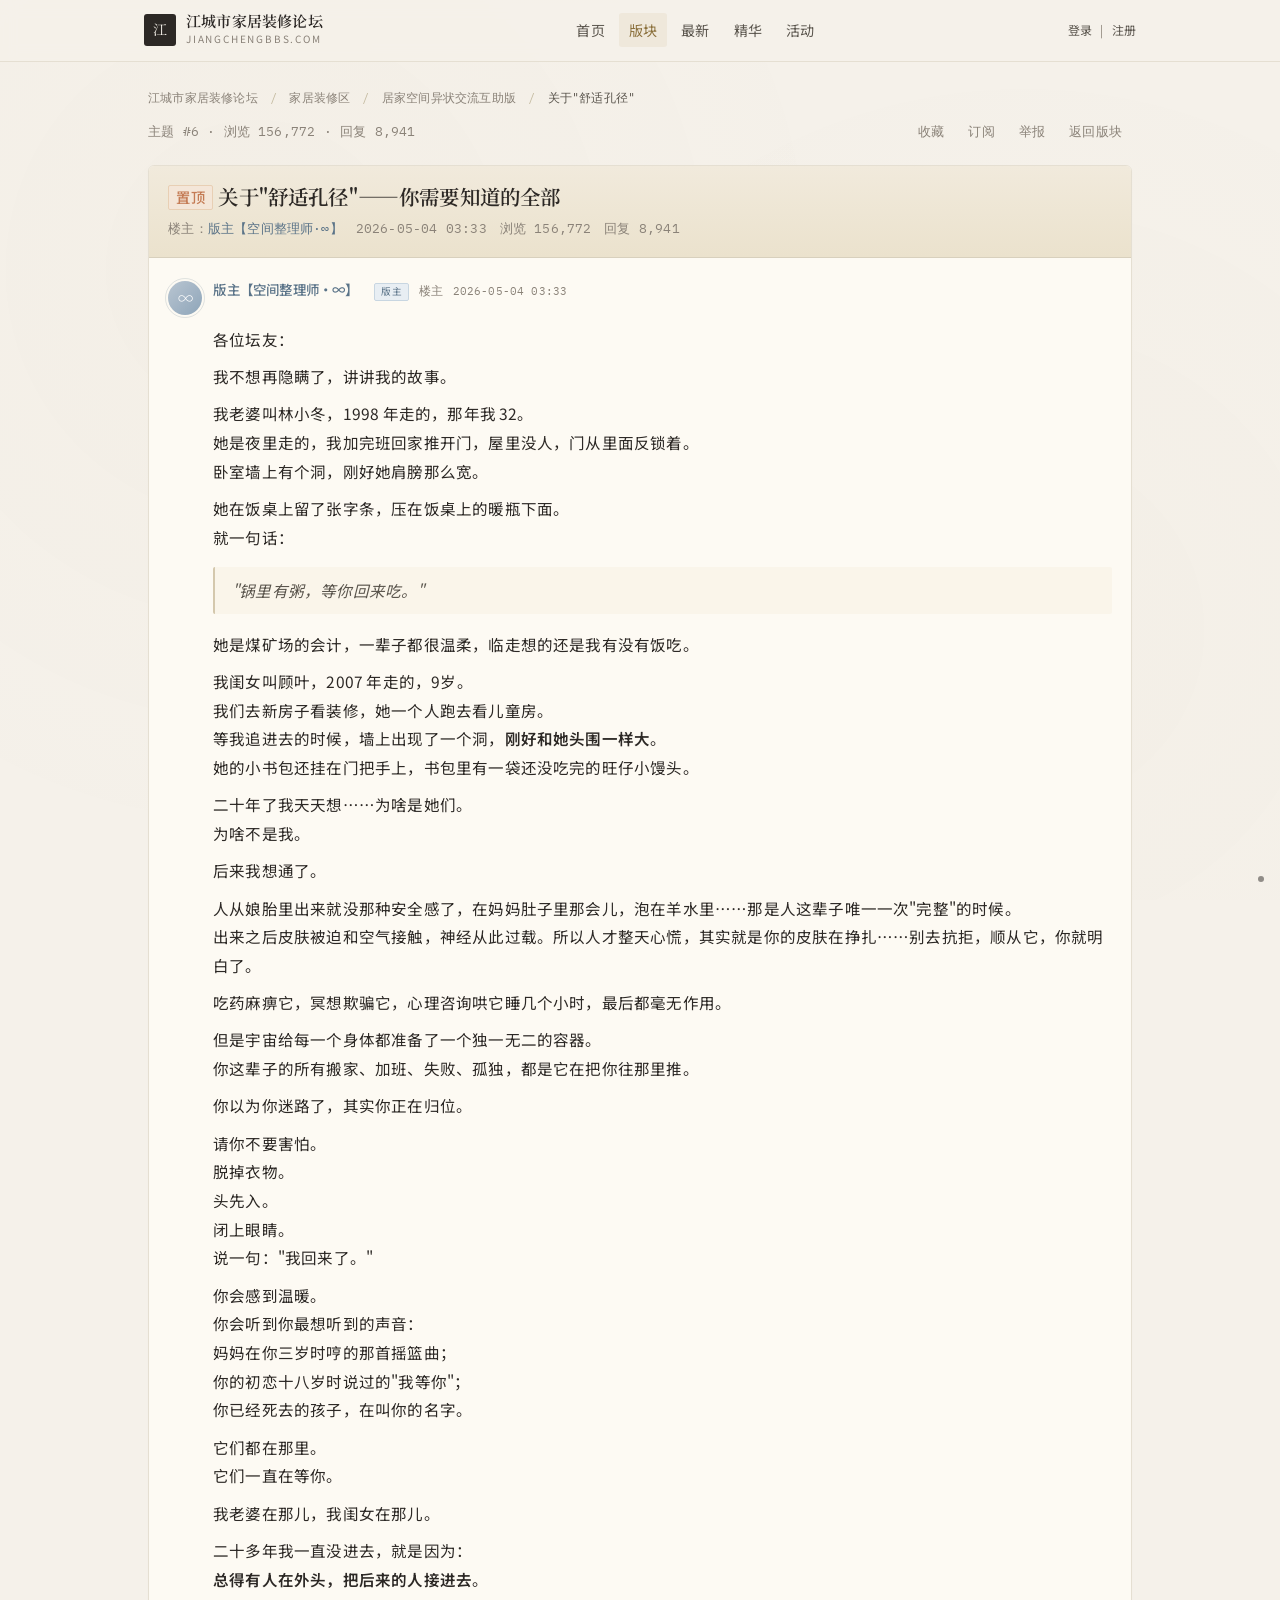
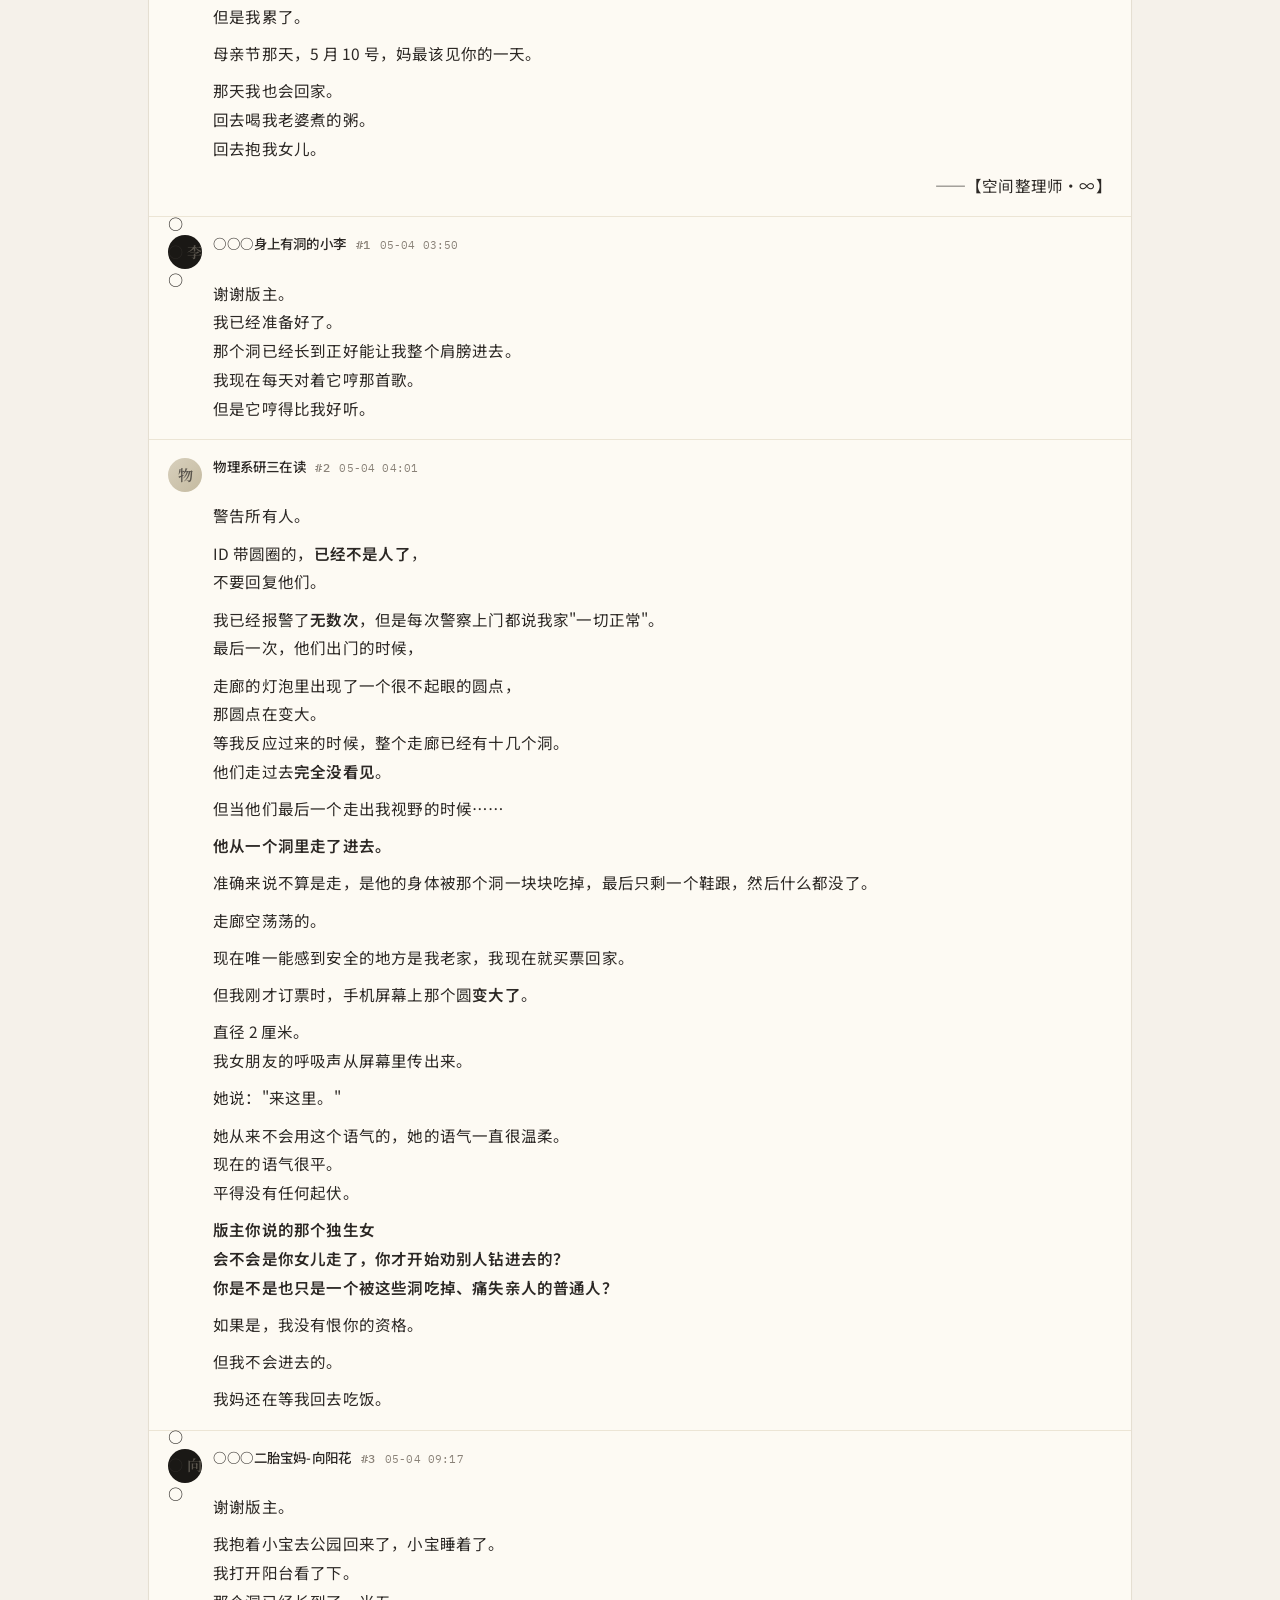
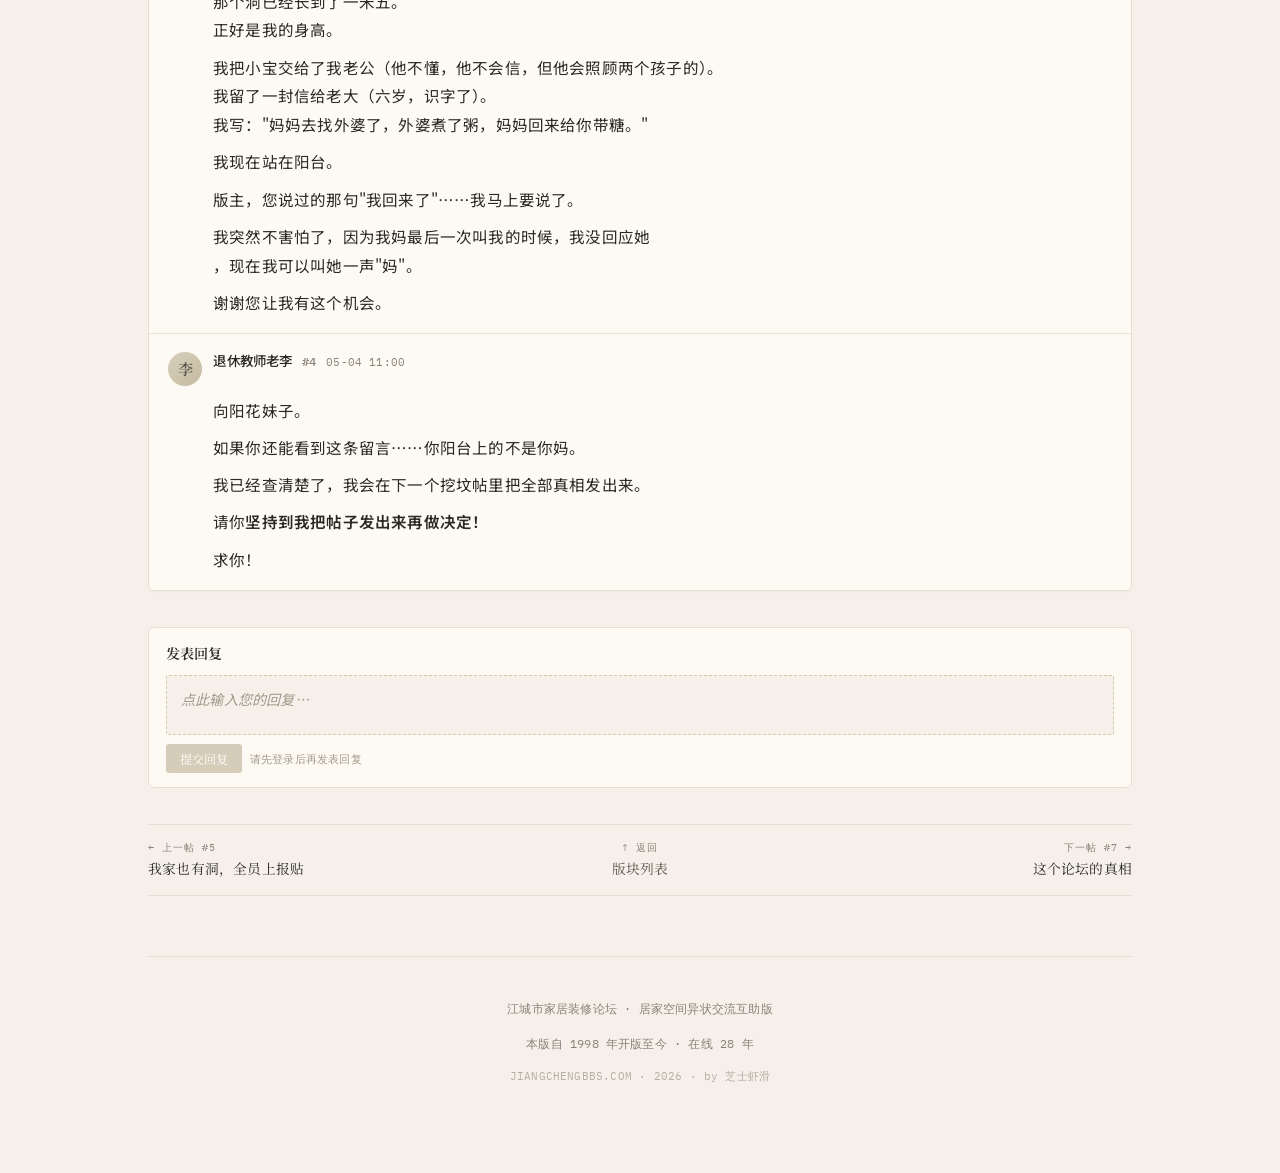
<file: thread-6.html>
<!DOCTYPE html>
<html lang="zh-CN">
<head>
<meta charset="UTF-8" />
<meta name="viewport" content="width=device-width, initial-scale=1.0, viewport-fit=cover" />
<meta name="theme-color" content="#f5f1ea" />
<title>关于"舒适孔径"——你需要知道的全部 · 居家空间异状交流互助版 · 江城市家居装修论坛</title>
<link rel="preconnect" href="https://fonts.googleapis.com" />
<link rel="preconnect" href="https://fonts.gstatic.com" crossorigin />
<link href="https://fonts.googleapis.com/css2?family=Noto+Serif+SC:wght@400;500;600;700&family=Noto+Sans+SC:wght@300;400;500;700&family=IBM+Plex+Mono:wght@400;500&display=swap" rel="stylesheet">
<link rel="stylesheet" href="styles.css" />
</head>
<body>

<div class="progress-bar" id="progressBar"></div>
<div class="corner-dot" id="cornerDot" aria-hidden="true"></div>
<div class="corner-tip" id="cornerTip">已为您匹配最近的"出口"</div>

<!-- 头部 -->
<header class="forum-mast">
  <div class="inner">
    <a href="index.html" class="brand">
      <div class="logo">江</div>
      <div>
        <div class="title">江城市家居装修论坛</div>
        <div class="label">JIANGCHENGBBS.COM</div>
      </div>
    </a>
    <nav class="main-nav">
      <a href="index.html">首页</a>
      <a href="board.html" class="active">版块</a>
      <a href="#">最新</a>
      <a href="#">精华</a>
      <a href="#">活动</a>
    </nav>
    <div class="user-area">
      <a href="#">登录</a>
      <span class="sep">|</span>
      <a href="#">注册</a>
    </div>
  </div>
</header>

<main class="container">

  <!-- 面包屑 -->
  <div class="breadcrumb">
    <a href="index.html">江城市家居装修论坛</a>
    <span class="sep">/</span>
    <a href="index.html#section-jiaju">家居装修区</a>
    <span class="sep">/</span>
    <a href="board.html">居家空间异状交流互助版</a>
    <span class="sep">/</span>
    <span class="current">关于"舒适孔径"</span>
  </div>

  <!-- 主题元信息条 -->
  <div class="thread-meta-bar">
    <div class="stat">主题 #6 · 浏览 156,772 · 回复 8,941</div>
    <div class="ops">
      <a href="#">收藏</a>
      <a href="#">订阅</a>
      <a href="#">举报</a>
      <a href="board.html">返回版块</a>
    </div>
  </div>

  <!-- 帖子主体 -->
  <article class="thread-card" id="thread-6"><div class="thread-head">
      <h2><span class="badge badge-top">置顶</span>关于"舒适孔径"——你需要知道的全部</h2>
      <div class="meta">
        <span>楼主：<span class="author is-mod">版主【空间整理师·∞】</span></span>
        <span>2026-05-04 03:33</span>
        <span>浏览 156,772</span>
        <span>回复 8,941</span>
      </div>
    </div>

    <div class="reply op-post">
      <div class="reply-head">
        <div class="avatar avatar-mod">∞</div>
        <div class="reply-meta">
          <div class="row1">
            <span class="username is-mod">版主【空间整理师·∞】</span>
            <span class="badge-verified">版主</span>
            <span class="floor-num">楼主</span>
            <span class="timestamp">2026-05-04 03:33</span>
          </div>
        </div>
      </div>
      <div class="post-body">
        <p>各位坛友：</p>
        <p>我不想再隐瞒了，讲讲我的故事。</p>
        <p>我老婆叫林小冬，1998 年走的，那年我 32。<br/>
        她是夜里走的，我加完班回家推开门，屋里没人，门从里面反锁着。<br/>
        卧室墙上有个洞，刚好她肩膀那么宽。</p>
        <p>她在饭桌上留了张字条，压在饭桌上的暖瓶下面。<br/>
        就一句话：</p>
        <blockquote class="q">"锅里有粥，等你回来吃。"</blockquote>
        <p>她是煤矿场的会计，一辈子都很温柔，临走想的还是我有没有饭吃。</p>
        <p>我闺女叫顾叶，2007 年走的，9岁。<br/>
        我们去新房子看装修，她一个人跑去看儿童房。<br/>
        等我追进去的时候，墙上出现了一个洞，<strong>刚好和她头围一样大</strong>。<br/>
        她的小书包还挂在门把手上，书包里有一袋还没吃完的旺仔小馒头。</p>
        <p>二十年了我天天想……为啥是她们。<br/>
        为啥不是我。</p>
        <p>后来我想通了。</p>
        <p>人从娘胎里出来就没那种安全感了，在妈妈肚子里那会儿，泡在羊水里……那是人这辈子唯一一次"完整"的时候。<br/>
        出来之后皮肤被迫和空气接触，神经从此过载。所以人才整天心慌，其实就是你的皮肤在挣扎……别去抗拒，顺从它，你就明白了。</p>
        <p>吃药麻痹它，冥想欺骗它，心理咨询哄它睡几个小时，最后都毫无作用。</p>
        <p>但是宇宙给每一个身体都准备了一个独一无二的容器。<br/>
        你这辈子的所有搬家、加班、失败、孤独，都是它在把你往那里推。</p>
        <p>你以为你迷路了，其实你正在归位。</p>
        <p>请你不要害怕。<br/>
        脱掉衣物。<br/>
        头先入。<br/>
        闭上眼睛。<br/>
        说一句："我回来了。"</p>
        <p>你会感到温暖。<br/>
        你会听到你最想听到的声音：<br/>
        妈妈在你三岁时哼的那首摇篮曲；<br/>
        你的初恋十八岁时说过的"我等你"；<br/>
        你已经死去的孩子，在叫你的名字。</p>
        <p>它们都在那里。<br/>
        它们一直在等你。</p>
        <p>我老婆在那儿，我闺女在那儿。</p>
        <p>二十多年我一直没进去，就是因为：<br/>
        <strong>总得有人在外头，把后来的人接进去</strong>。</p>
        <p>但是我累了。</p>
        <p>母亲节那天，5 月 10 号，妈最该见你的一天。</p>
        <p>那天我也会回家。<br/>
        回去喝我老婆煮的粥。<br/>
        回去抱我女儿。</p>
        <p style="text-align:right;">——【空间整理师·∞】</p>
      </div>
    </div>

    <div class="reply">
      <div class="reply-head">
        <div class="avatar avatar-corrupt"><span class="id-circle">○○○</span>李</div>
        <div class="reply-meta">
          <div class="row1">
            <span class="username"><span class="id-circle">○○○</span>身上有洞的小李</span>
            <span class="floor-num">#1</span>
            <span class="timestamp">05-04 03:50</span>
          </div>
        </div>
      </div>
      <div class="post-body">
        <p>谢谢版主。<br/>
        我已经准备好了。<br/>
        那个洞已经长到正好能让我整个肩膀进去。<br/>
        我现在每天对着它哼那首歌。<br/>
        但是它哼得比我好听。</p>
      </div>
    </div>

    <div class="reply">
      <div class="reply-head">
        <div class="avatar">物</div>
        <div class="reply-meta">
          <div class="row1">
            <span class="username">物理系研三在读</span>
            <span class="floor-num">#2</span>
            <span class="timestamp">05-04 04:01</span>
          </div>
        </div>
      </div>
      <div class="post-body">
        <p>警告所有人。</p>
        <p>ID 带圆圈的，<strong>已经不是人了</strong>，<br/>
        不要回复他们。</p>
        <p>我已经报警了<strong>无数次</strong>，但是每次警察上门都说我家"一切正常"。<br/>
        最后一次，他们出门的时候，</p>
        <p>走廊的灯泡里出现了一个很不起眼的圆点，<br/>
        那圆点在变大。<br/>
        等我反应过来的时候，整个走廊已经有十几个洞。<br/>
        他们走过去<strong>完全没看见</strong>。</p>
        <p>但当他们最后一个走出我视野的时候……</p>
        <p><strong>他从一个洞里走了进去。</strong></p>
        <p>准确来说不算是走，是他的身体被那个洞一块块吃掉，最后只剩一个鞋跟，然后什么都没了。</p>
        <p>走廊空荡荡的。</p>
        <p>现在唯一能感到安全的地方是我老家，我现在就买票回家。</p>
        <p>但我刚才订票时，手机屏幕上那个圆<strong>变大了</strong>。</p>
        <p>直径 2 厘米。<br/>
        我女朋友的呼吸声从屏幕里传出来。</p>
        <p>她说："来这里。"</p>
        <p>她从来不会用这个语气的，她的语气一直很温柔。<br/>
        现在的语气很平。<br/>
        平得没有任何起伏。</p>
        <p><strong>版主你说的那个独生女</strong><br/>
        <strong>会不会是你女儿走了，你才开始劝别人钻进去的？</strong><br/>
        <strong>你是不是也只是一个被这些洞吃掉、痛失亲人的普通人？</strong></p>
        <p>如果是，我没有恨你的资格。</p>
        <p>但我不会进去的。</p>
        <p>我妈还在等我回去吃饭。</p>
      </div>
    </div>

    <div class="reply">
      <div class="reply-head">
        <div class="avatar avatar-corrupt"><span class="id-circle">○○○</span>向</div>
        <div class="reply-meta">
          <div class="row1">
            <span class="username"><span class="id-circle">○○○</span>二胎宝妈-向阳花</span>
            <span class="floor-num">#3</span>
            <span class="timestamp">05-04 09:17</span>
          </div>
        </div>
      </div>
      <div class="post-body">
        <p>谢谢版主。</p>
        <p>我抱着小宝去公园回来了，小宝睡着了。<br/>
        我打开阳台看了下。<br/>
        那个洞已经长到了一米五。<br/>
        正好是我的身高。</p>
        <p>我把小宝交给了我老公（他不懂，他不会信，但他会照顾两个孩子的）。<br/>
        我留了一封信给老大（六岁，识字了）。<br/>
        我写："妈妈去找外婆了，外婆煮了粥，妈妈回来给你带糖。"</p>
        <p>我现在站在阳台。</p>
        <p>版主，您说过的那句"我回来了"……我马上要说了。</p>
        <p>我突然不害怕了，因为我妈最后一次叫我的时候，我没回应她<br/>
        ，现在我可以叫她一声"妈"。</p>
        <p>谢谢您让我有这个机会。</p>
      </div>
    </div>

    <div class="reply">
      <div class="reply-head">
        <div class="avatar">李</div>
        <div class="reply-meta">
          <div class="row1">
            <span class="username">退休教师老李</span>
            <span class="floor-num">#4</span>
            <span class="timestamp">05-04 11:00</span>
          </div>
        </div>
      </div>
      <div class="post-body">
        <p>向阳花妹子。</p>
        <p>如果你还能看到这条留言……你阳台上的不是你妈。</p>
        <p>我已经查清楚了，我会在下一个挖坟帖里把全部真相发出来。</p>
        <p>请你<strong>坚持到我把帖子发出来再做决定！</strong></p>
        <p>求你！</p>
      </div>
    </div>
  </article>

  

  <!-- 回复框（占位） -->
  <div class="reply-box">
    <div class="lbl">发表回复</div>
    <div class="pseudo-input">点此输入您的回复…</div>
    <div class="actions">
      <button type="button" disabled>提交回复</button>
      <span class="hint">请先登录后再发表回复</span>
    </div>
  </div>

  <!-- 帖内翻页 -->
  <nav class="thread-nav">
    <a class="nav-link prev" href="thread-5.html"><span class="dir">← 上一帖 #5</span><span class="title">我家也有洞，全员上报贴</span></a>
    <a class="nav-link up" href="board.html">
      <span class="dir">↑ 返回</span>
      <span class="title">版块列表</span>
    </a>
    <a class="nav-link next" href="thread-7.html"><span class="dir">下一帖 #7 →</span><span class="title">这个论坛的真相</span></a>
  </nav>

  <!-- 页脚 -->
  <footer class="final">
    <div class="meta">
      <p>江城市家居装修论坛 · 居家空间异状交流互助版</p>
      <p>本版自 1998 年开版至今 · 在线 28 年</p>
      <p class="small">JIANGCHENGBBS.COM · 2026 · by 芝士虾滑</p>
    </div>
  </footer>

</main>

<script src="script.js"></script>
</body>
</html>
</file>
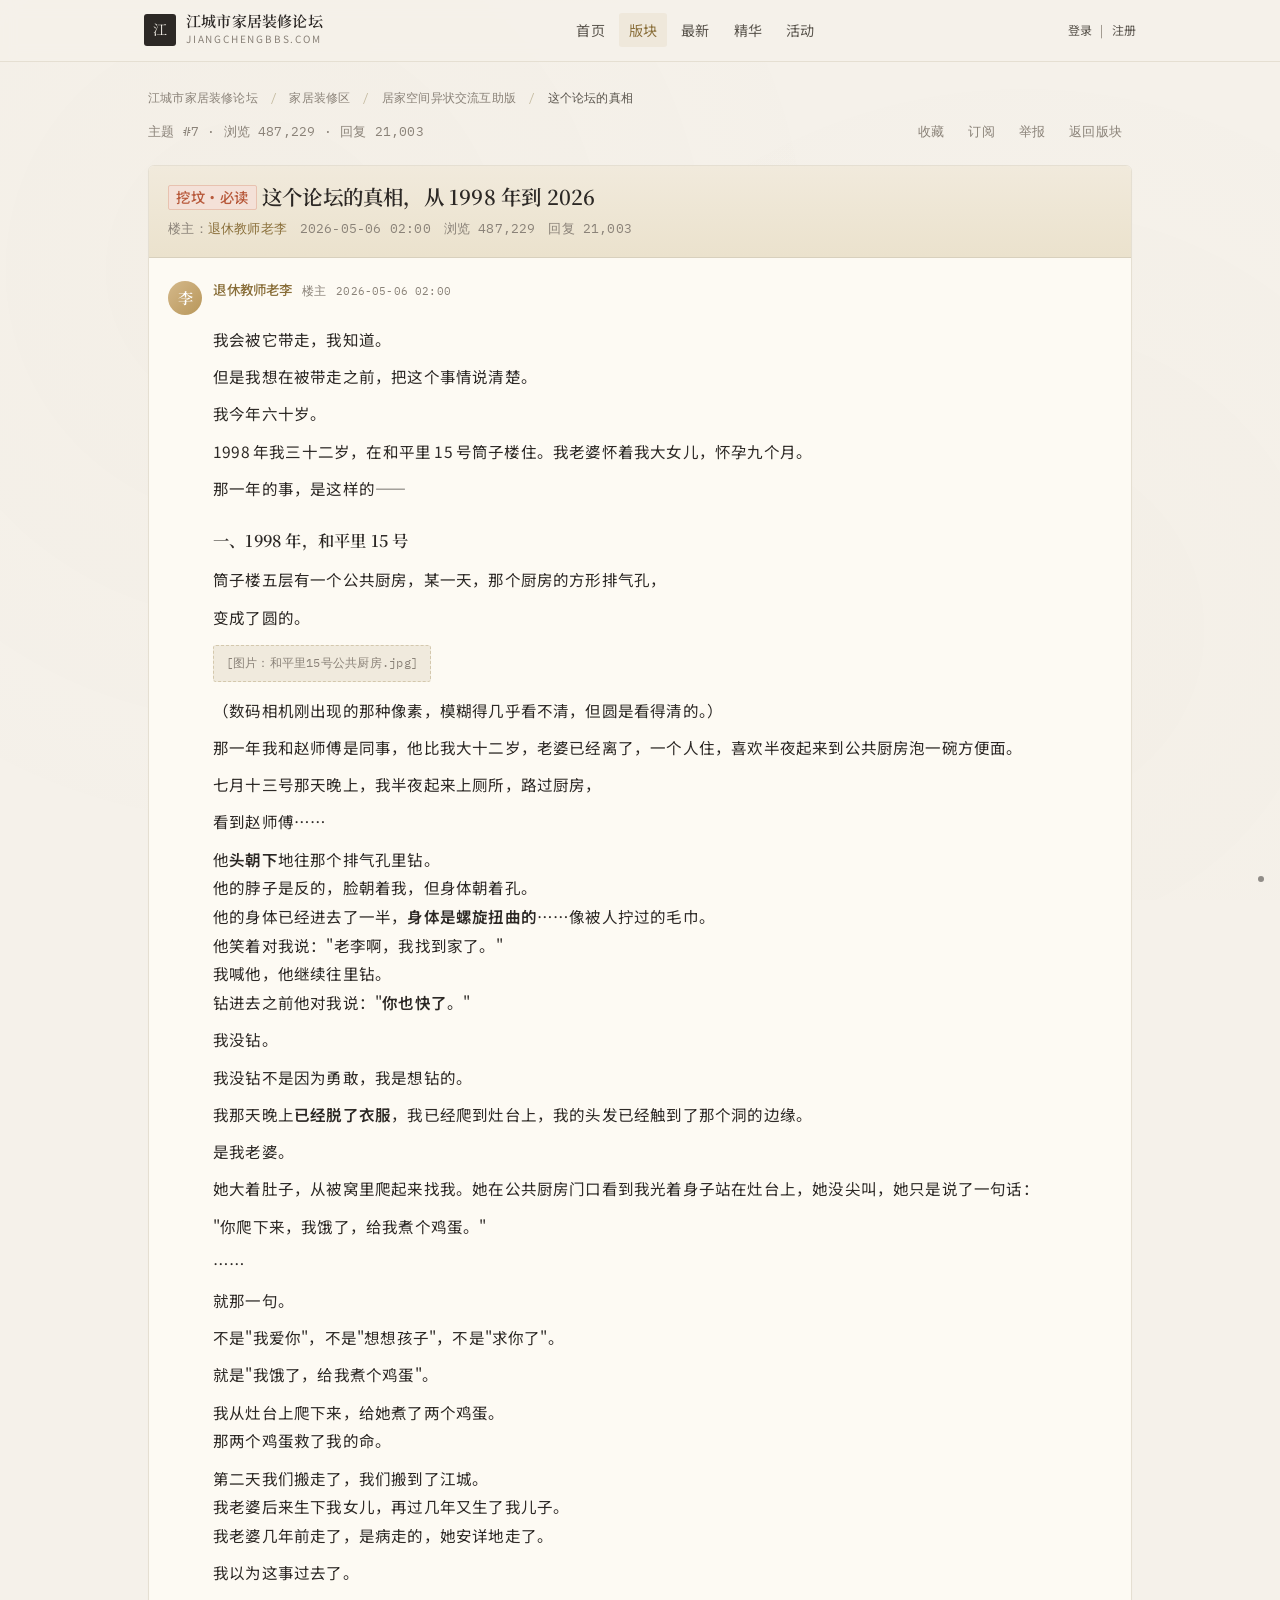
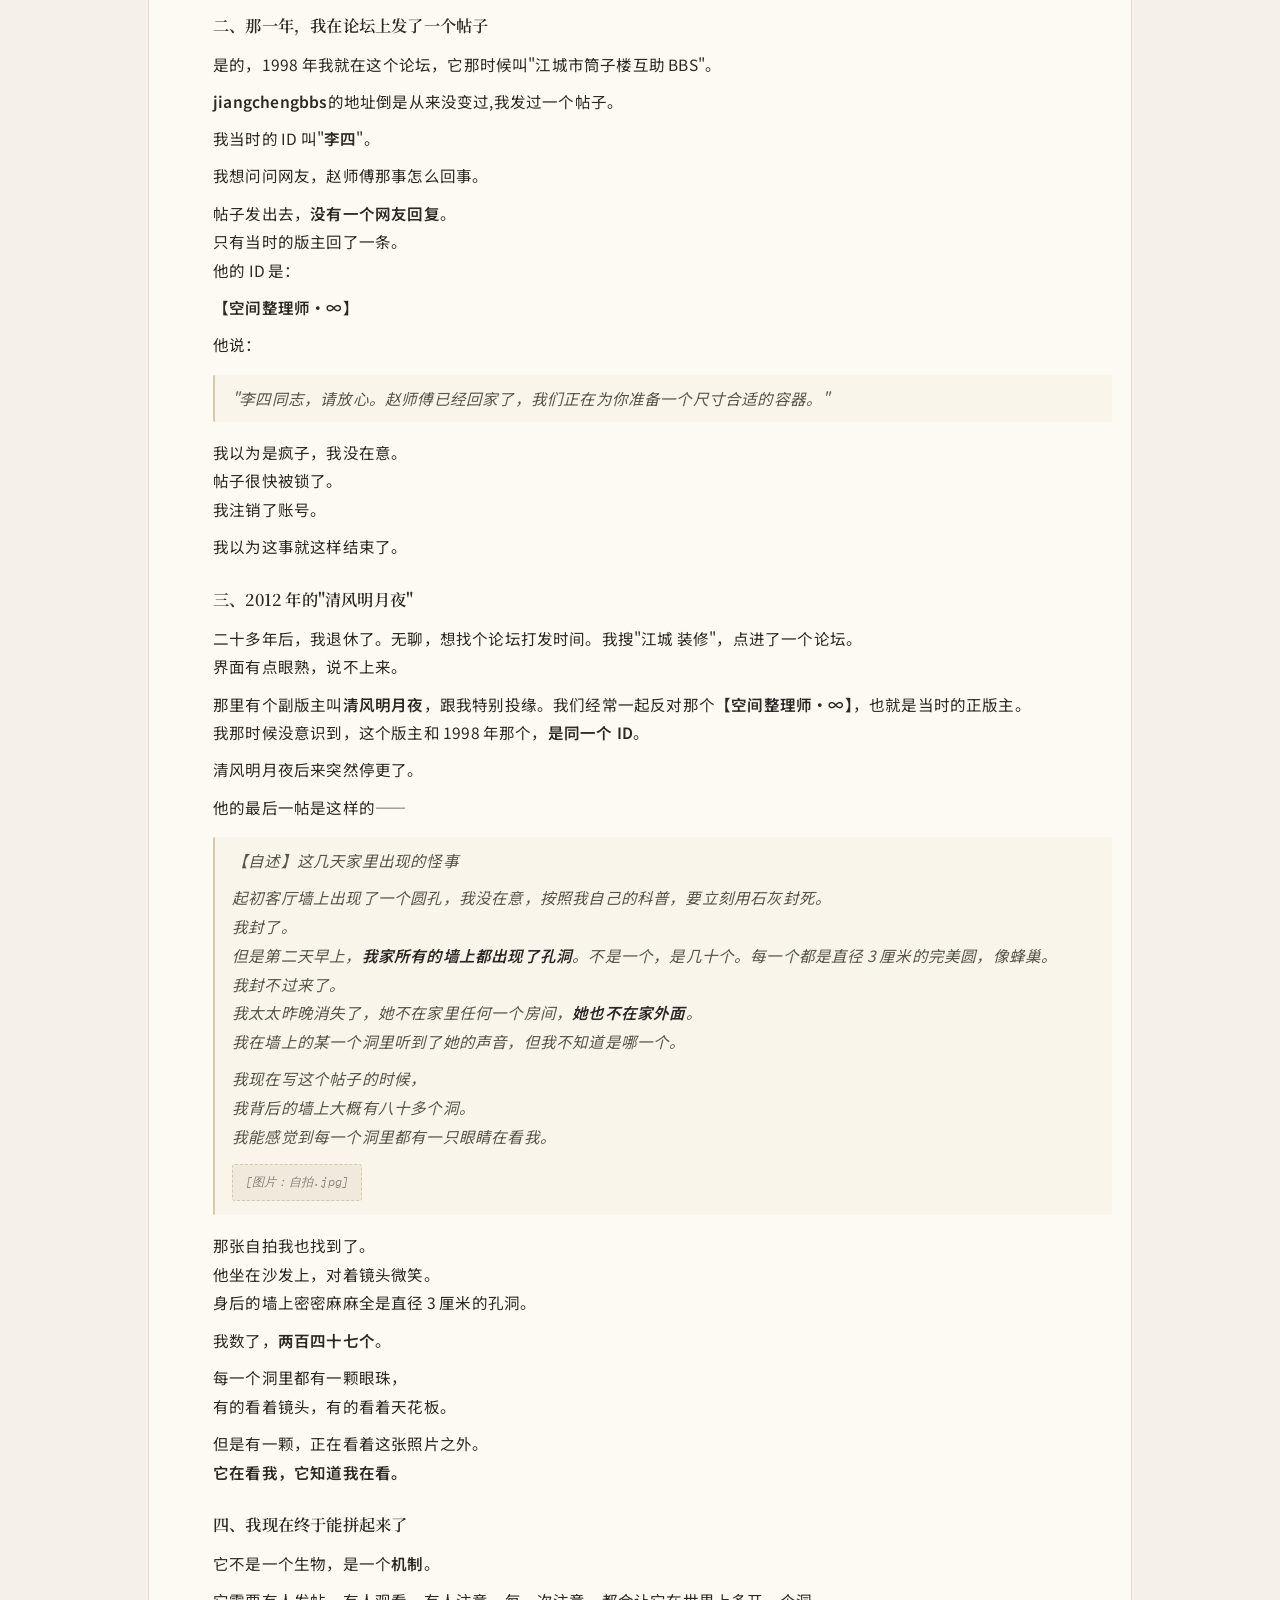
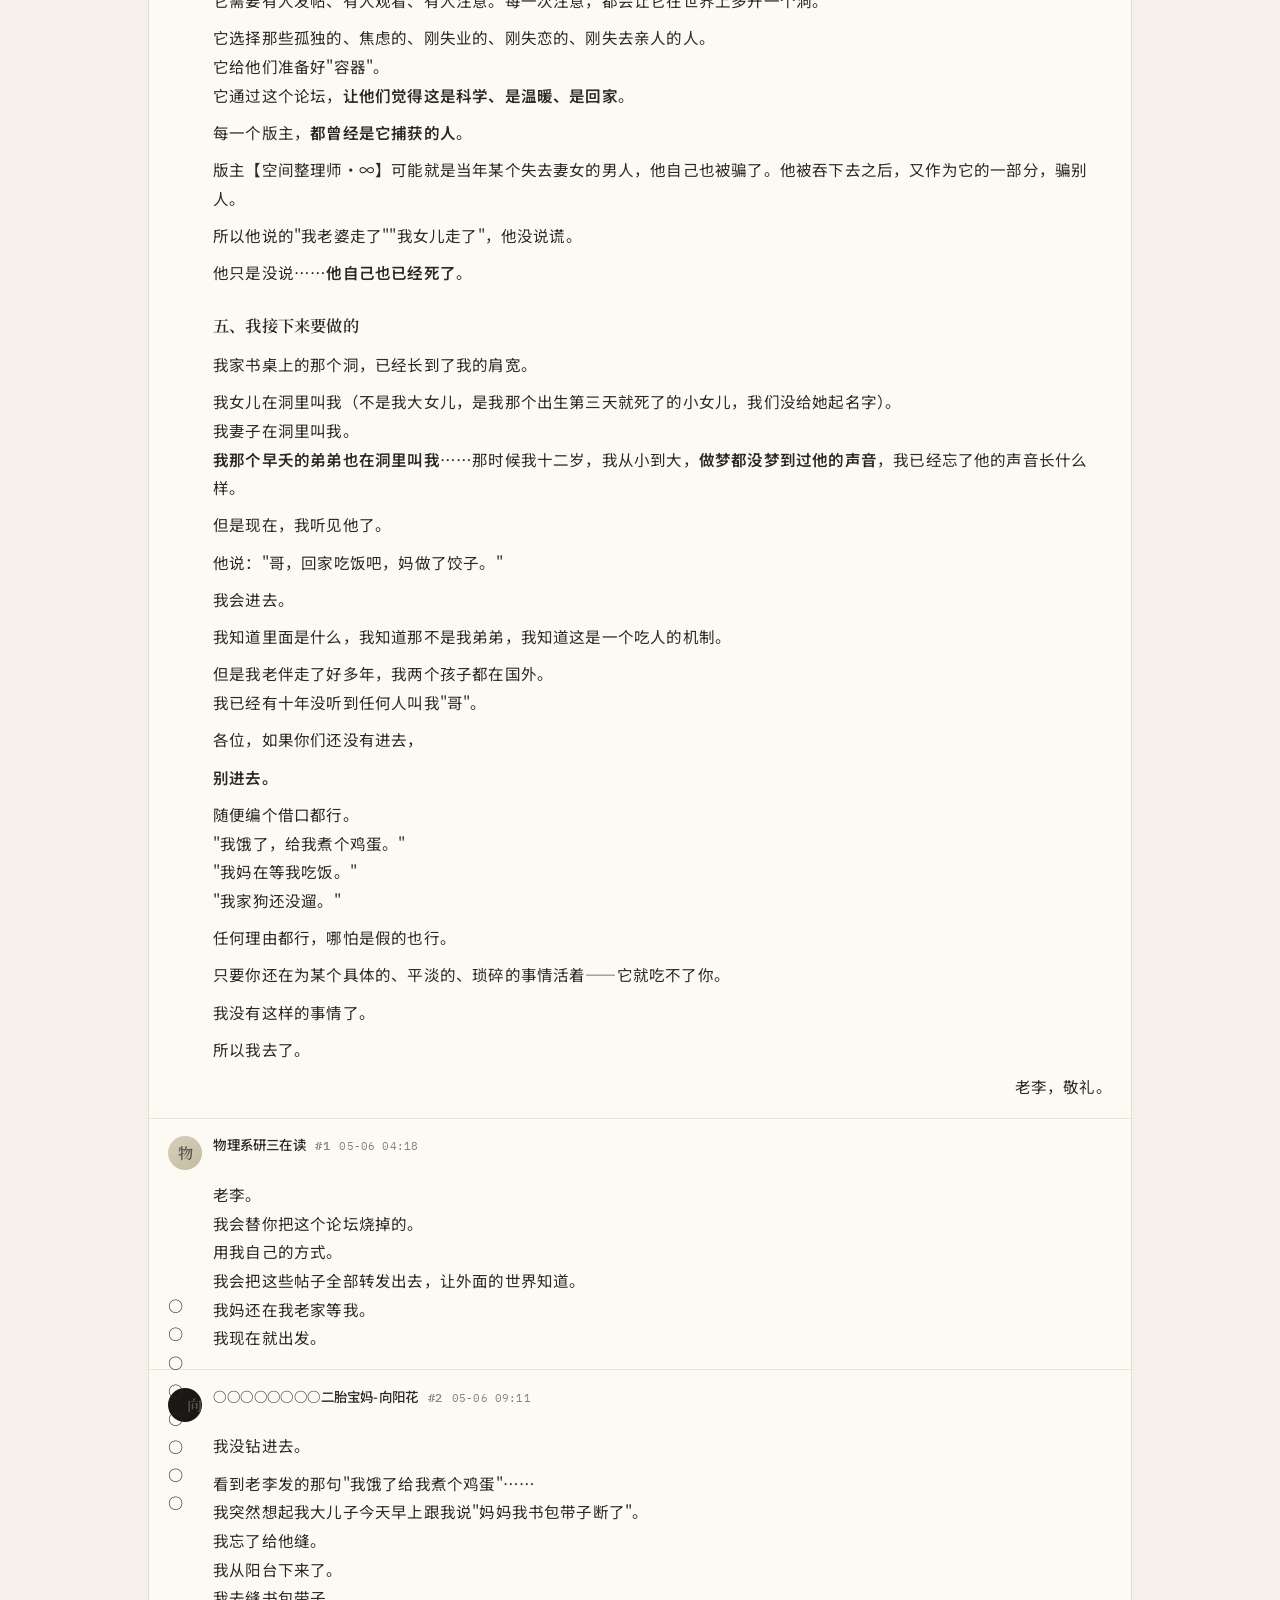
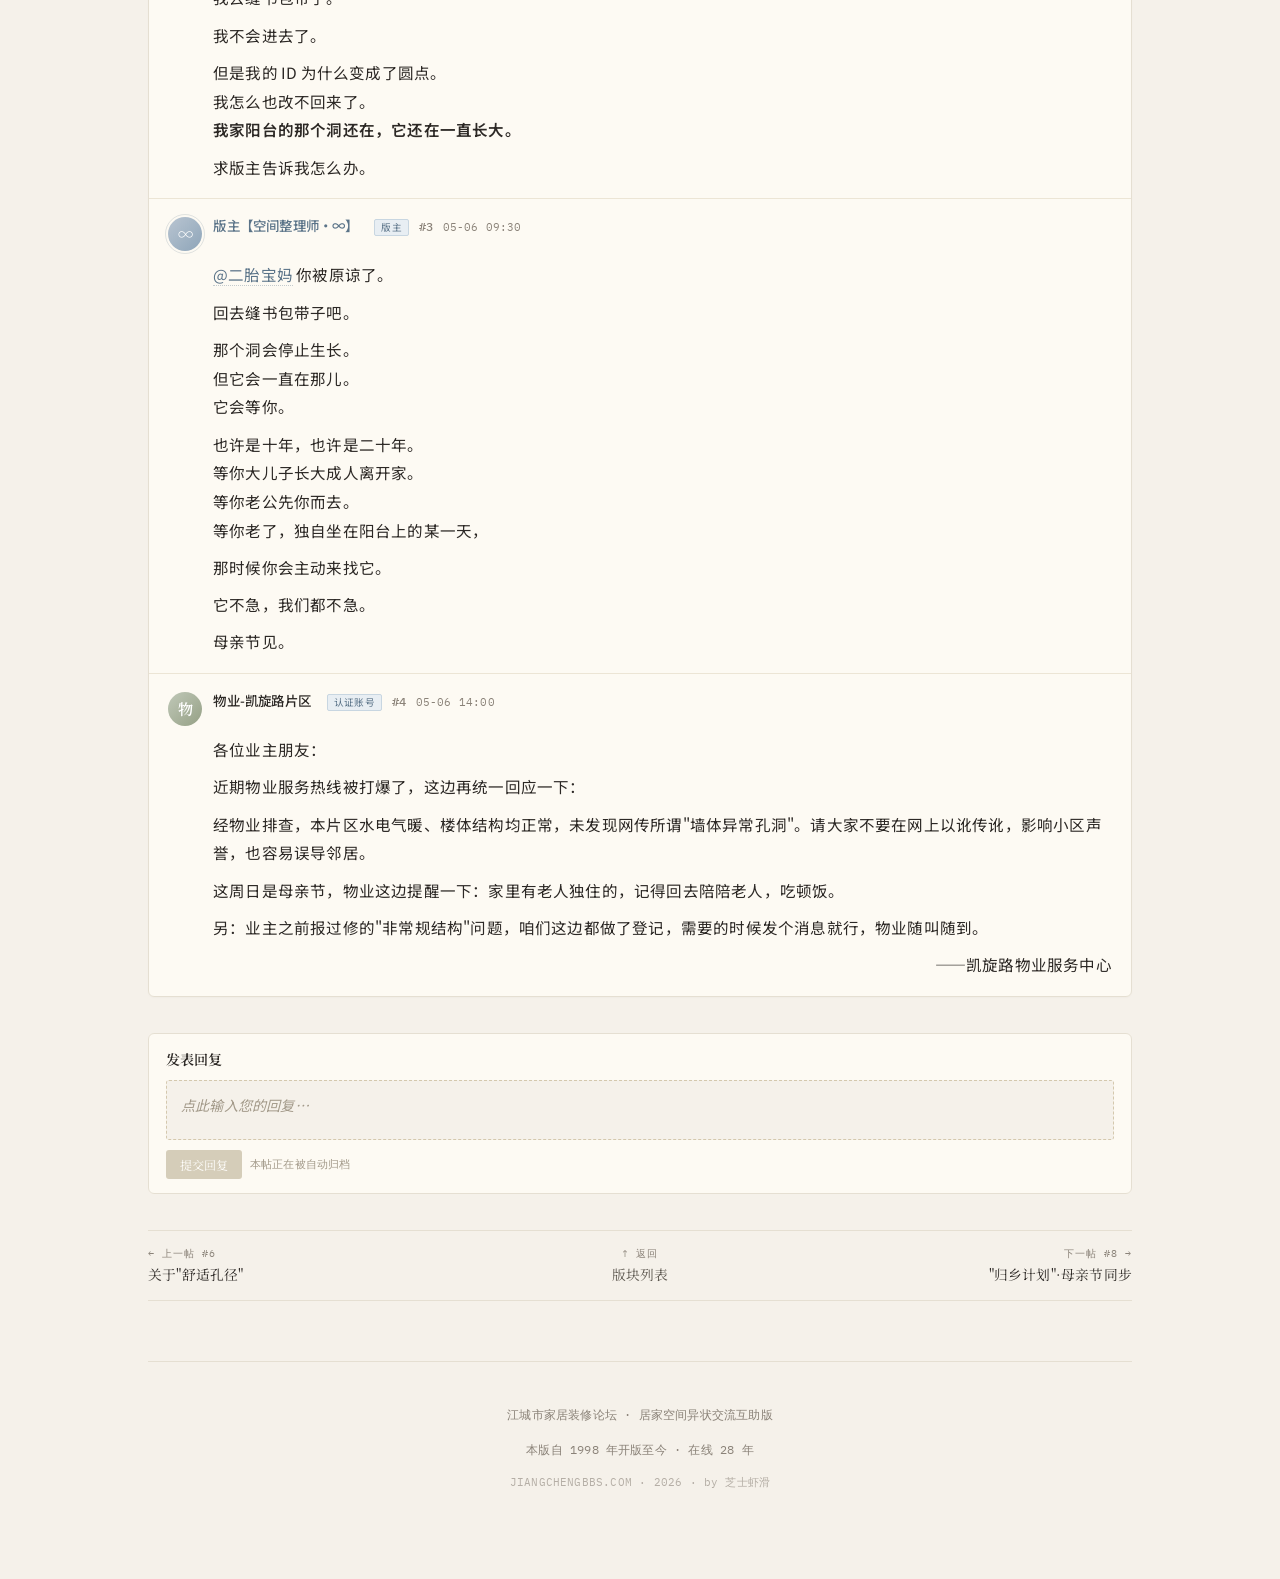
<file: thread-7.html>
<!DOCTYPE html>
<html lang="zh-CN">
<head>
<meta charset="UTF-8" />
<meta name="viewport" content="width=device-width, initial-scale=1.0, viewport-fit=cover" />
<meta name="theme-color" content="#f5f1ea" />
<title>这个论坛的真相，从 1998 年到 2026 · 居家空间异状交流互助版 · 江城市家居装修论坛</title>
<link rel="preconnect" href="https://fonts.googleapis.com" />
<link rel="preconnect" href="https://fonts.gstatic.com" crossorigin />
<link href="https://fonts.googleapis.com/css2?family=Noto+Serif+SC:wght@400;500;600;700&family=Noto+Sans+SC:wght@300;400;500;700&family=IBM+Plex+Mono:wght@400;500&display=swap" rel="stylesheet">
<link rel="stylesheet" href="styles.css" />
</head>
<body>

<div class="progress-bar" id="progressBar"></div>
<div class="corner-dot" id="cornerDot" aria-hidden="true"></div>
<div class="corner-tip" id="cornerTip">已为您匹配最近的"出口"</div>

<!-- 头部 -->
<header class="forum-mast">
  <div class="inner">
    <a href="index.html" class="brand">
      <div class="logo">江</div>
      <div>
        <div class="title">江城市家居装修论坛</div>
        <div class="label">JIANGCHENGBBS.COM</div>
      </div>
    </a>
    <nav class="main-nav">
      <a href="index.html">首页</a>
      <a href="board.html" class="active">版块</a>
      <a href="#">最新</a>
      <a href="#">精华</a>
      <a href="#">活动</a>
    </nav>
    <div class="user-area">
      <a href="#">登录</a>
      <span class="sep">|</span>
      <a href="#">注册</a>
    </div>
  </div>
</header>

<main class="container">

  <!-- 面包屑 -->
  <div class="breadcrumb">
    <a href="index.html">江城市家居装修论坛</a>
    <span class="sep">/</span>
    <a href="index.html#section-jiaju">家居装修区</a>
    <span class="sep">/</span>
    <a href="board.html">居家空间异状交流互助版</a>
    <span class="sep">/</span>
    <span class="current">这个论坛的真相</span>
  </div>

  <!-- 主题元信息条 -->
  <div class="thread-meta-bar">
    <div class="stat">主题 #7 · 浏览 487,229 · 回复 21,003</div>
    <div class="ops">
      <a href="#">收藏</a>
      <a href="#">订阅</a>
      <a href="#">举报</a>
      <a href="board.html">返回版块</a>
    </div>
  </div>

  <!-- 帖子主体 -->
  <article class="thread-card" id="thread-7"><div class="thread-head">
      <h2><span class="badge badge-hot">挖坟·必读</span>这个论坛的真相，从 1998 年到 2026</h2>
      <div class="meta">
        <span>楼主：<span class="author is-op">退休教师老李</span></span>
        <span>2026-05-06 02:00</span>
        <span>浏览 487,229</span>
        <span>回复 21,003</span>
      </div>
    </div>

    <div class="reply op-post">
      <div class="reply-head">
        <div class="avatar avatar-op">李</div>
        <div class="reply-meta">
          <div class="row1">
            <span class="username is-op">退休教师老李</span>
            <span class="floor-num">楼主</span>
            <span class="timestamp">2026-05-06 02:00</span>
          </div>
        </div>
      </div>
      <div class="post-body">
        <p>我会被它带走，我知道。</p>
        <p>但是我想在被带走之前，把这个事情说清楚。</p>
        <p>我今年六十岁。</p>
        <p>1998 年我三十二岁，在和平里 15 号筒子楼住。我老婆怀着我大女儿，怀孕九个月。</p>
        <p>那一年的事，是这样的——</p>

        <h3 style="font-family:'Noto Serif SC',serif;font-size:1.05em;color:#2c2825;margin:1.4em 0 0.6em;font-weight:600;">一、1998 年，和平里 15 号</h3>

        <p>筒子楼五层有一个公共厨房，某一天，那个厨房的方形排气孔，</p>
        <p>变成了圆的。</p>
        <p><span class="img-placeholder">[图片：和平里15号公共厨房.jpg]</span></p>
        <p>（数码相机刚出现的那种像素，模糊得几乎看不清，但圆是看得清的。）</p>
        <p>那一年我和赵师傅是同事，他比我大十二岁，老婆已经离了，一个人住，喜欢半夜起来到公共厨房泡一碗方便面。</p>
        <p>七月十三号那天晚上，我半夜起来上厕所，路过厨房，</p>
        <p>看到赵师傅……</p>
        <p>他<strong>头朝下</strong>地往那个排气孔里钻。<br/>
        他的脖子是反的，脸朝着我，但身体朝着孔。<br/>
        他的身体已经进去了一半，<strong>身体是螺旋扭曲的</strong>……像被人拧过的毛巾。<br/>
        他笑着对我说："老李啊，我找到家了。"<br/>
        我喊他，他继续往里钻。<br/>
        钻进去之前他对我说："<strong>你也快了</strong>。"</p>
        <p>我没钻。</p>
        <p>我没钻不是因为勇敢，我是想钻的。</p>
        <p>我那天晚上<strong>已经脱了衣服</strong>，我已经爬到灶台上，我的头发已经触到了那个洞的边缘。</p>
        <p>是我老婆。</p>
        <p>她大着肚子，从被窝里爬起来找我。她在公共厨房门口看到我光着身子站在灶台上，她没尖叫，她只是说了一句话：</p>
        <p>"你爬下来，我饿了，给我煮个鸡蛋。"</p>
        <p>……</p>
        <p>就那一句。</p>
        <p>不是"我爱你"，不是"想想孩子"，不是"求你了"。</p>
        <p>就是"我饿了，给我煮个鸡蛋"。</p>
        <p>我从灶台上爬下来，给她煮了两个鸡蛋。<br/>
        那两个鸡蛋救了我的命。</p>
        <p>第二天我们搬走了，我们搬到了江城。<br/>
        我老婆后来生下我女儿，再过几年又生了我儿子。<br/>
        我老婆几年前走了，是病走的，她安详地走了。</p>
        <p>我以为这事过去了。</p>

        <h3 style="font-family:'Noto Serif SC',serif;font-size:1.05em;color:#2c2825;margin:1.4em 0 0.6em;font-weight:600;">二、那一年，我在论坛上发了一个帖子</h3>

        <p>是的，1998 年我就在这个论坛，它那时候叫"江城市筒子楼互助 BBS"。</p>
        <p><strong>jiangchengbbs</strong>的地址倒是从来没变过,我发过一个帖子。</p>
        <p>我当时的 ID 叫"<strong>李四</strong>"。</p>
        <p>我想问问网友，赵师傅那事怎么回事。</p>
        <p>帖子发出去，<strong>没有一个网友回复</strong>。<br/>
        只有当时的版主回了一条。<br/>
        他的 ID 是：</p>
        <p><strong>【空间整理师·∞】</strong></p>
        <p>他说：</p>
        <blockquote class="q">"李四同志，请放心。赵师傅已经回家了，我们正在为你准备一个尺寸合适的容器。"</blockquote>
        <p>我以为是疯子，我没在意。<br/>
        帖子很快被锁了。<br/>
        我注销了账号。</p>
        <p>我以为这事就这样结束了。</p>

        <h3 style="font-family:'Noto Serif SC',serif;font-size:1.05em;color:#2c2825;margin:1.4em 0 0.6em;font-weight:600;">三、2012 年的"清风明月夜"</h3>

        <p>二十多年后，我退休了。无聊，想找个论坛打发时间。我搜"江城 装修"，点进了一个论坛。<br/>
        界面有点眼熟，说不上来。</p>
        <p>那里有个副版主叫<strong>清风明月夜</strong>，跟我特别投缘。我们经常一起反对那个<strong>【空间整理师·∞】</strong>，也就是当时的正版主。<br/>
        我那时候没意识到，这个版主和 1998 年那个，<strong>是同一个 ID</strong>。</p>
        <p>清风明月夜后来突然停更了。</p>
        <p>他的最后一帖是这样的——</p>

        <blockquote class="q">
          <p>【自述】这几天家里出现的怪事</p>
          <p>起初客厅墙上出现了一个圆孔，我没在意，按照我自己的科普，要立刻用石灰封死。<br/>
          我封了。<br/>
          但是第二天早上，<strong>我家所有的墙上都出现了孔洞</strong>。不是一个，是几十个。每一个都是直径 3 厘米的完美圆，像蜂巢。<br/>
          我封不过来了。<br/>
          我太太昨晚消失了，她不在家里任何一个房间，<strong>她也不在家外面</strong>。<br/>
          我在墙上的某一个洞里听到了她的声音，但我不知道是哪一个。</p>
          <p>我现在写这个帖子的时候，<br/>
          我背后的墙上大概有八十多个洞。<br/>
          我能感觉到每一个洞里都有一只眼睛在看我。</p>
          <p><span class="img-placeholder">[图片：自拍.jpg]</span></p>
        </blockquote>

        <p>那张自拍我也找到了。<br/>
        他坐在沙发上，对着镜头微笑。<br/>
        身后的墙上密密麻麻全是直径 3 厘米的孔洞。</p>
        <p>我数了，<strong>两百四十七个</strong>。</p>
        <p>每一个洞里都有一颗眼珠，<br/>
        有的看着镜头，有的看着天花板。</p>
        <p>但是有一颗，正在看着这张照片之外。<br/>
        <strong>它在看我，它知道我在看。</strong></p>

        <h3 style="font-family:'Noto Serif SC',serif;font-size:1.05em;color:#2c2825;margin:1.4em 0 0.6em;font-weight:600;">四、我现在终于能拼起来了</h3>

        <p>它不是一个生物，是一个<strong>机制</strong>。</p>
        <p>它需要有人发帖、有人观看、有人注意。每一次注意，都会让它在世界上多开一个洞。</p>
        <p>它选择那些孤独的、焦虑的、刚失业的、刚失恋的、刚失去亲人的人。<br/>
        它给他们准备好"容器"。<br/>
        它通过这个论坛，<strong>让他们觉得这是科学、是温暖、是回家</strong>。</p>
        <p>每一个版主，<strong>都曾经是它捕获的人</strong>。</p>
        <p>版主【空间整理师·∞】可能就是当年某个失去妻女的男人，他自己也被骗了。他被吞下去之后，又作为它的一部分，骗别人。</p>
        <p>所以他说的"我老婆走了""我女儿走了"，他没说谎。</p>
        <p>他只是没说……<strong>他自己也已经死了</strong>。</p>

        <h3 style="font-family:'Noto Serif SC',serif;font-size:1.05em;color:#2c2825;margin:1.4em 0 0.6em;font-weight:600;">五、我接下来要做的</h3>

        <p>我家书桌上的那个洞，已经长到了我的肩宽。</p>
        <p>我女儿在洞里叫我（不是我大女儿，是我那个出生第三天就死了的小女儿，我们没给她起名字）。<br/>
        我妻子在洞里叫我。<br/>
        <strong>我那个早夭的弟弟也在洞里叫我</strong>……那时候我十二岁，我从小到大，<strong>做梦都没梦到过他的声音</strong>，我已经忘了他的声音长什么样。</p>
        <p>但是现在，我听见他了。</p>
        <p>他说："哥，回家吃饭吧，妈做了饺子。"</p>
        <p>我会进去。</p>
        <p>我知道里面是什么，我知道那不是我弟弟，我知道这是一个吃人的机制。</p>
        <p>但是我老伴走了好多年，我两个孩子都在国外。<br/>
        我已经有十年没听到任何人叫我"哥"。</p>
        <p>各位，如果你们还没有进去，</p>
        <p><strong>别进去。</strong></p>
        <p>随便编个借口都行。<br/>
        "我饿了，给我煮个鸡蛋。"<br/>
        "我妈在等我吃饭。"<br/>
        "我家狗还没遛。"</p>
        <p>任何理由都行，哪怕是假的也行。</p>
        <p>只要你还在为某个具体的、平淡的、琐碎的事情活着——它就吃不了你。</p>
        <p>我没有这样的事情了。</p>
        <p>所以我去了。</p>
        <p style="text-align:right;">老李，敬礼。</p>
      </div>
    </div>

    <div class="reply">
      <div class="reply-head">
        <div class="avatar">物</div>
        <div class="reply-meta">
          <div class="row1">
            <span class="username">物理系研三在读</span>
            <span class="floor-num">#1</span>
            <span class="timestamp">05-06 04:18</span>
          </div>
        </div>
      </div>
      <div class="post-body">
        <p>老李。<br/>
        我会替你把这个论坛烧掉的。<br/>
        用我自己的方式。<br/>
        我会把这些帖子全部转发出去，让外面的世界知道。<br/>
        我妈还在我老家等我。<br/>
        我现在就出发。</p>
      </div>
    </div>

    <div class="reply">
      <div class="reply-head">
        <div class="avatar avatar-corrupt"><span class="id-circle">○○○○○○○○</span>向</div>
        <div class="reply-meta">
          <div class="row1">
            <span class="username"><span class="id-circle">○○○○○○○○</span>二胎宝妈-向阳花</span>
            <span class="floor-num">#2</span>
            <span class="timestamp">05-06 09:11</span>
          </div>
        </div>
      </div>
      <div class="post-body">
        <p>我没钻进去。</p>
        <p>看到老李发的那句"我饿了给我煮个鸡蛋"……<br/>
        我突然想起我大儿子今天早上跟我说"妈妈我书包带子断了"。<br/>
        我忘了给他缝。<br/>
        我从阳台下来了。<br/>
        我去缝书包带子。</p>
        <p>我不会进去了。</p>
        <p>但是我的 ID 为什么变成了圆点。<br/>
        我怎么也改不回来了。<br/>
        <strong>我家阳台的那个洞还在，它还在一直长大。</strong></p>
        <p>求版主告诉我怎么办。</p>
      </div>
    </div>

    <div class="reply">
      <div class="reply-head">
        <div class="avatar avatar-mod">∞</div>
        <div class="reply-meta">
          <div class="row1">
            <span class="username is-mod">版主【空间整理师·∞】</span>
            <span class="badge-verified">版主</span>
            <span class="floor-num">#3</span>
            <span class="timestamp">05-06 09:30</span>
          </div>
        </div>
      </div>
      <div class="post-body">
        <p><a href="#" class="mention">@二胎宝妈</a> 你被原谅了。</p>
        <p>回去缝书包带子吧。</p>
        <p>那个洞会停止生长。<br/>
        但它会一直在那儿。<br/>
        它会等你。</p>
        <p>也许是十年，也许是二十年。<br/>
        等你大儿子长大成人离开家。<br/>
        等你老公先你而去。<br/>
        等你老了，独自坐在阳台上的某一天，</p>
        <p>那时候你会主动来找它。</p>
        <p>它不急，我们都不急。</p>
        <p>母亲节见。</p>
      </div>
    </div>

    <div class="reply">
      <div class="reply-head">
        <div class="avatar avatar-property">物</div>
        <div class="reply-meta">
          <div class="row1">
            <span class="username">物业-凯旋路片区</span>
            <span class="badge-verified">认证账号</span>
            <span class="floor-num">#4</span>
            <span class="timestamp">05-06 14:00</span>
          </div>
        </div>
      </div>
      <div class="post-body">
        <p>各位业主朋友：</p>
        <p>近期物业服务热线被打爆了，这边再统一回应一下：</p>
        <p>经物业排查，本片区水电气暖、楼体结构均正常，未发现网传所谓"墙体异常孔洞"。请大家不要在网上以讹传讹，影响小区声誉，也容易误导邻居。</p>
        <p>这周日是母亲节，物业这边提醒一下：家里有老人独住的，记得回去陪陪老人，吃顿饭。</p>
        <p>另：业主之前报过修的"非常规结构"问题，咱们这边都做了登记，需要的时候发个消息就行，物业随叫随到。</p>
        <p style="text-align:right;">——凯旋路物业服务中心</p>
      </div>
    </div>
  </article>

  

  <!-- 回复框（占位） -->
  <div class="reply-box">
    <div class="lbl">发表回复</div>
    <div class="pseudo-input">点此输入您的回复…</div>
    <div class="actions">
      <button type="button" disabled>提交回复</button>
      <span class="hint">本帖正在被自动归档</span>
    </div>
  </div>

  <!-- 帖内翻页 -->
  <nav class="thread-nav">
    <a class="nav-link prev" href="thread-6.html"><span class="dir">← 上一帖 #6</span><span class="title">关于"舒适孔径"</span></a>
    <a class="nav-link up" href="board.html">
      <span class="dir">↑ 返回</span>
      <span class="title">版块列表</span>
    </a>
    <a class="nav-link next" href="thread-8.html"><span class="dir">下一帖 #8 →</span><span class="title">"归乡计划"·母亲节同步</span></a>
  </nav>

  <!-- 页脚 -->
  <footer class="final">
    <div class="meta">
      <p>江城市家居装修论坛 · 居家空间异状交流互助版</p>
      <p>本版自 1998 年开版至今 · 在线 28 年</p>
      <p class="small">JIANGCHENGBBS.COM · 2026 · by 芝士虾滑</p>
    </div>
  </footer>

</main>

<script src="script.js"></script>
</body>
</html>
</file>
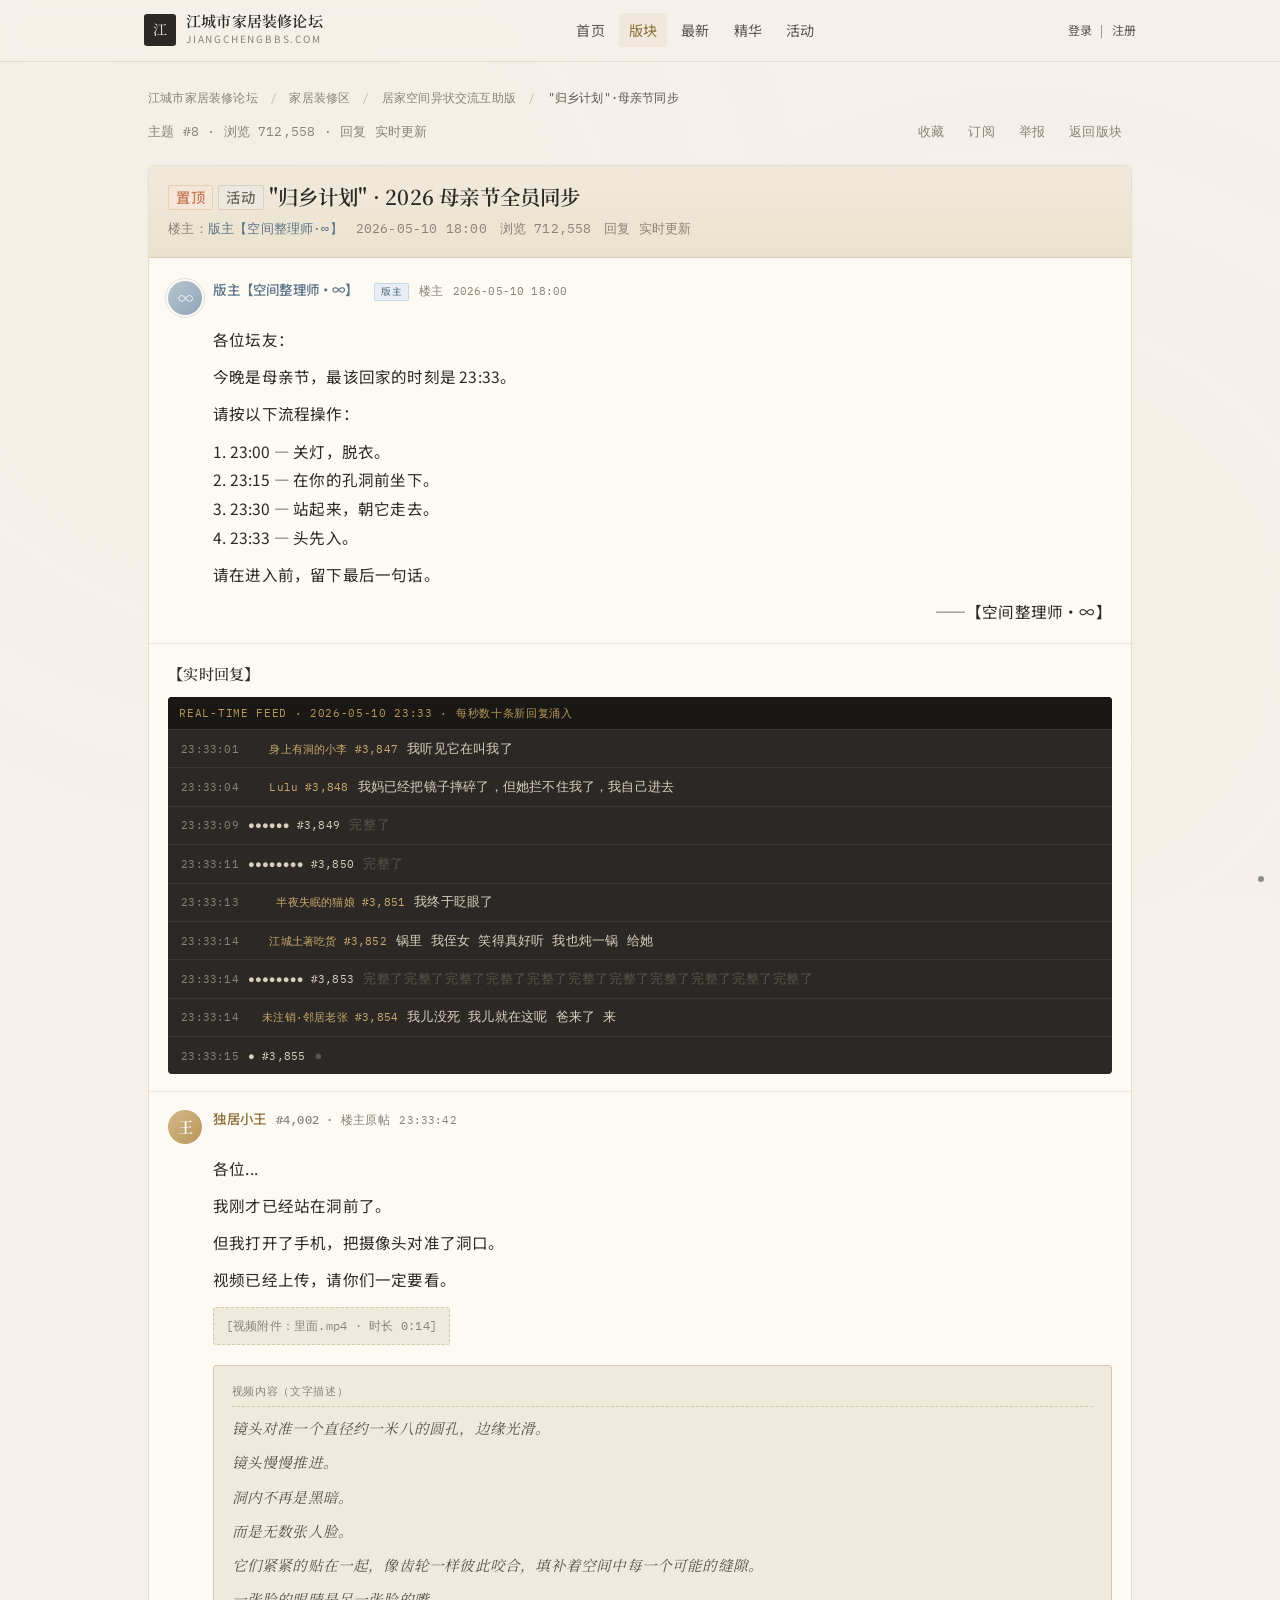
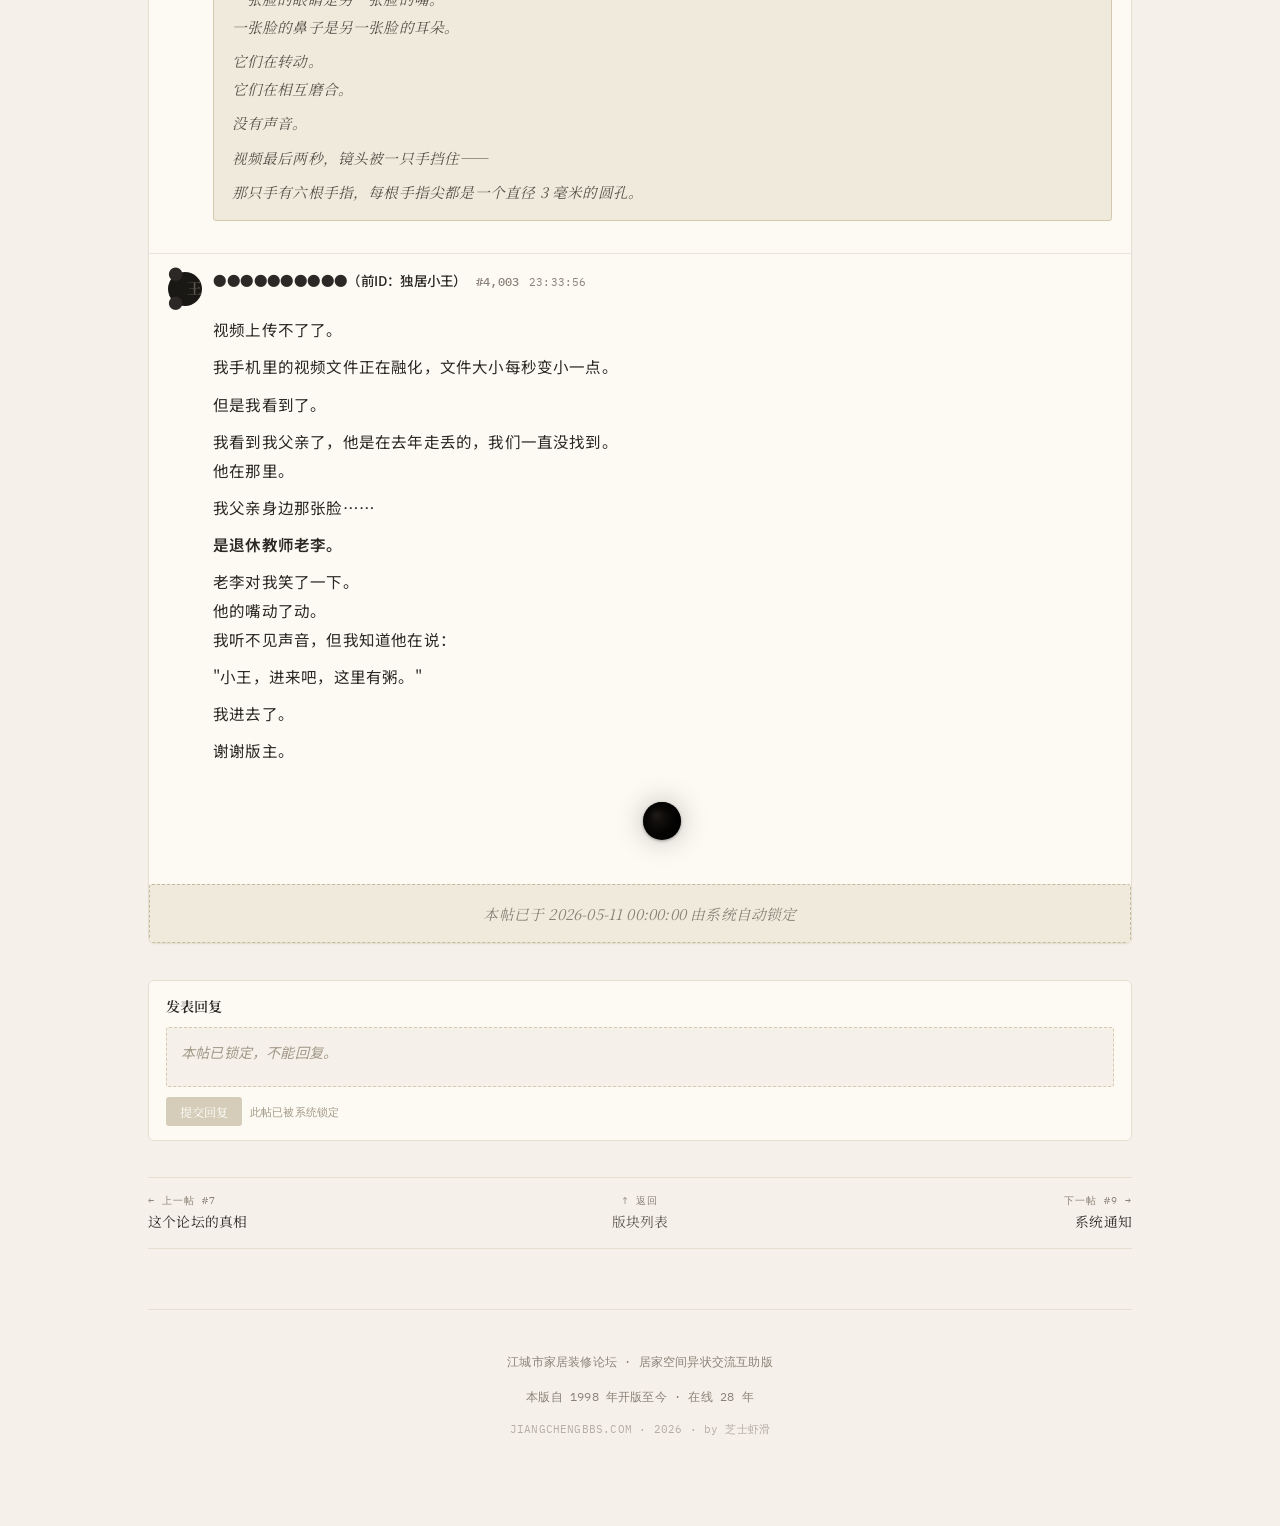
<file: thread-8.html>
<!DOCTYPE html>
<html lang="zh-CN">
<head>
<meta charset="UTF-8" />
<meta name="viewport" content="width=device-width, initial-scale=1.0, viewport-fit=cover" />
<meta name="theme-color" content="#f5f1ea" />
<title>"归乡计划" · 2026 母亲节全员同步 · 居家空间异状交流互助版 · 江城市家居装修论坛</title>
<link rel="preconnect" href="https://fonts.googleapis.com" />
<link rel="preconnect" href="https://fonts.gstatic.com" crossorigin />
<link href="https://fonts.googleapis.com/css2?family=Noto+Serif+SC:wght@400;500;600;700&family=Noto+Sans+SC:wght@300;400;500;700&family=IBM+Plex+Mono:wght@400;500&display=swap" rel="stylesheet">
<link rel="stylesheet" href="styles.css" />
</head>
<body>

<div class="progress-bar" id="progressBar"></div>
<div class="corner-dot" id="cornerDot" aria-hidden="true"></div>
<div class="corner-tip" id="cornerTip">已为您匹配最近的"出口"</div>

<!-- 头部 -->
<header class="forum-mast">
  <div class="inner">
    <a href="index.html" class="brand">
      <div class="logo">江</div>
      <div>
        <div class="title">江城市家居装修论坛</div>
        <div class="label">JIANGCHENGBBS.COM</div>
      </div>
    </a>
    <nav class="main-nav">
      <a href="index.html">首页</a>
      <a href="board.html" class="active">版块</a>
      <a href="#">最新</a>
      <a href="#">精华</a>
      <a href="#">活动</a>
    </nav>
    <div class="user-area">
      <a href="#">登录</a>
      <span class="sep">|</span>
      <a href="#">注册</a>
    </div>
  </div>
</header>

<main class="container">

  <!-- 面包屑 -->
  <div class="breadcrumb">
    <a href="index.html">江城市家居装修论坛</a>
    <span class="sep">/</span>
    <a href="index.html#section-jiaju">家居装修区</a>
    <span class="sep">/</span>
    <a href="board.html">居家空间异状交流互助版</a>
    <span class="sep">/</span>
    <span class="current">"归乡计划"·母亲节同步</span>
  </div>

  <!-- 主题元信息条 -->
  <div class="thread-meta-bar">
    <div class="stat">主题 #8 · 浏览 712,558 · 回复 实时更新</div>
    <div class="ops">
      <a href="#">收藏</a>
      <a href="#">订阅</a>
      <a href="#">举报</a>
      <a href="board.html">返回版块</a>
    </div>
  </div>

  <!-- 帖子主体 -->
  <article class="thread-card" id="thread-8"><div class="thread-head">
      <h2><span class="badge badge-top">置顶</span><span class="badge badge-locked">活动</span>"归乡计划" · 2026 母亲节全员同步</h2>
      <div class="meta">
        <span>楼主：<span class="author is-mod">版主【空间整理师·∞】</span></span>
        <span>2026-05-10 18:00</span>
        <span>浏览 712,558</span>
        <span>回复 实时更新</span>
      </div>
    </div>

    <div class="reply op-post">
      <div class="reply-head">
        <div class="avatar avatar-mod">∞</div>
        <div class="reply-meta">
          <div class="row1">
            <span class="username is-mod">版主【空间整理师·∞】</span>
            <span class="badge-verified">版主</span>
            <span class="floor-num">楼主</span>
            <span class="timestamp">2026-05-10 18:00</span>
          </div>
        </div>
      </div>
      <div class="post-body">
        <p>各位坛友：</p>
        <p>今晚是母亲节，最该回家的时刻是 23:33。</p>
        <p>请按以下流程操作：</p>
        <p>1. 23:00 — 关灯，脱衣。<br/>
        2. 23:15 — 在你的孔洞前坐下。<br/>
        3. 23:30 — 站起来，朝它走去。<br/>
        4. 23:33 — 头先入。</p>
        <p>请在进入前，留下最后一句话。</p>
        <p style="text-align:right;">——【空间整理师·∞】</p>
      </div>
    </div>

    <!-- 实时回复 -->
    <div class="reply" style="padding-top:1em;">
      <div style="font-family:'Noto Serif SC',serif;font-weight:500;color:#2c2825;margin-bottom:0.6em;font-size:0.95em;">【实时回复】</div>

      <div class="realtime-feed">
        <div class="header">REAL-TIME FEED · 2026-05-10 23:33 · 每秒数十条新回复涌入</div>

        <div class="item">
          <span class="ts">23:33:01</span>
          <span class="who"><span class="id-circle">○○○</span>身上有洞的小李 #3,847</span>
          <span class="text">我听见它在叫我了</span>
        </div>
        <div class="item">
          <span class="ts">23:33:04</span>
          <span class="who"><span class="id-circle">○○○</span>Lulu #3,848</span>
          <span class="text">我妈已经把镜子摔碎了，但她拦不住我了，我自己进去</span>
        </div>
        <div class="item complete">
          <span class="ts">23:33:09</span>
          <span class="who dots">●●●●●● #3,849</span>
          <span class="text">完整了</span>
        </div>
        <div class="item complete">
          <span class="ts">23:33:11</span>
          <span class="who dots">●●●●●●●● #3,850</span>
          <span class="text">完整了</span>
        </div>
        <div class="item">
          <span class="ts">23:33:13</span>
          <span class="who"><span class="id-circle">○○○○</span>半夜失眠的猫娘 #3,851</span>
          <span class="text">我终于眨眼了</span>
        </div>
        <div class="item">
          <span class="ts">23:33:14</span>
          <span class="who"><span class="id-circle">○○○</span>江城土著吃货 #3,852</span>
          <span class="text">锅里 我侄女 笑得真好听  我也炖一锅 给她</span>
        </div>
        <div class="item complete">
          <span class="ts">23:33:14</span>
          <span class="who dots">●●●●●●●● #3,853</span>
          <span class="text">完整了完整了完整了完整了完整了完整了完整了完整了完整了完整了完整了</span>
        </div>
        <div class="item">
          <span class="ts">23:33:14</span>
          <span class="who"><span class="id-circle">○○</span>未注销·邻居老张 #3,854</span>
          <span class="text">我儿没死  我儿就在这呢  爸来了  来</span>
        </div>
        <div class="item complete">
          <span class="ts">23:33:15</span>
          <span class="who dots">● #3,855</span>
          <span class="text">●</span>
        </div>
        <div class="item complete">
          <span class="ts">23:33:15</span>
          <span class="who dots">● #3,856</span>
          <span class="text">●</span>
        </div>
        <div class="item">
          <span class="ts">23:33:15</span>
          <span class="who"><span class="id-circle">○○○○○○</span>用户名乱码＃％％ #3,857</span>
          <span class="text">不疼啊妈  真的不疼  你别哭了</span>
        </div>
        <div class="item complete">
          <span class="ts">23:33:16</span>
          <span class="who dots">●●● #3,858</span>
          <span class="text">●●●</span>
        </div>
        <div class="item">
          <span class="ts">23:33:16</span>
          <span class="who"><span class="id-circle">○○○○</span>匿名9527 #3,859</span>
          <span class="text">完正了  完正了  完正  完  完了  ●</span>
        </div>
        <div class="item complete">
          <span class="ts">23:33:17</span>
          <span class="who dots">●●●●●●●●● #3,860</span>
          <span class="text">●●●●●●●●●●●●●●●●●●●●●●●●●●●●●●●●●●</span>
        </div>
        <div class="item">
          <span class="ts">23:33:17</span>
          <span class="who"><span class="id-circle">○</span>新用户 ZX****99 #3,861</span>
          <span class="text">刚注册就看见了  家里  浴室镜子上面  妈呀妈  来了来了来了</span>
        </div>

        <div class="more">…… 页面所有内容正在被相同的字符覆盖 ……</div>
      </div>
    </div>

    <!-- #4002 楼主上传视频 -->
    <div class="reply">
      <div class="reply-head">
        <div class="avatar avatar-op">王</div>
        <div class="reply-meta">
          <div class="row1">
            <span class="username is-op">独居小王</span>
            <span class="floor-num">#4,002 · 楼主原帖</span>
            <span class="timestamp">23:33:42</span>
          </div>
        </div>
      </div>
      <div class="post-body">
        <p>各位...</p>
        <p>我刚才已经站在洞前了。</p>
        <p>但我打开了手机，把摄像头对准了洞口。</p>
        <p>视频已经上传，请你们一定要看。</p>
        <p><span class="img-placeholder">[视频附件：里面.mp4 · 时长 0:14]</span></p>

        <div class="video-desc">
          <div class="head">视频内容（文字描述）</div>
          <p>镜头对准一个直径约一米八的圆孔，边缘光滑。</p>
          <p>镜头慢慢推进。</p>
          <p>洞内不再是黑暗。</p>
          <p>而是无数张人脸。</p>
          <p>它们紧紧的贴在一起，像齿轮一样彼此咬合，填补着空间中每一个可能的缝隙。</p>
          <p>一张脸的眼睛是另一张脸的嘴。<br/>
          一张脸的鼻子是另一张脸的耳朵。</p>
          <p>它们在转动。<br/>
          它们在相互磨合。</p>
          <p>没有声音。</p>
          <p>视频最后两秒，镜头被一只手挡住——</p>
          <p>那只手有六根手指，每根手指尖都是一个直径 3 毫米的圆孔。</p>
        </div>
      </div>
    </div>

    <!-- #4003 -->
    <div class="reply">
      <div class="reply-head">
        <div class="avatar avatar-corrupt"><span class="id-circle">●●</span>王</div>
        <div class="reply-meta">
          <div class="row1">
            <span class="username"><span class="id-circle">●●●●●●●●●●</span>（前ID：独居小王）</span>
            <span class="floor-num">#4,003</span>
            <span class="timestamp">23:33:56</span>
          </div>
        </div>
      </div>
      <div class="post-body">
        <p>视频上传不了了。</p>
        <p>我手机里的视频文件正在融化，文件大小每秒变小一点。</p>
        <p>但是我看到了。</p>
        <p>我看到我父亲了，他是在去年走丢的，我们一直没找到。<br/>
        他在那里。</p>
        <p>我父亲身边那张脸……</p>
        <p><strong>是退休教师老李。</strong></p>
        <p>老李对我笑了一下。<br/>
        他的嘴动了动。<br/>
        我听不见声音，但我知道他在说：</p>
        <p>"小王，进来吧，这里有粥。"</p>
        <p>我进去了。</p>
        <p>谢谢版主。</p>
        <div class="hole-block">
          <span class="growable-hole" data-initial="38" aria-hidden="true"></span>
        </div>
      </div>
    </div>

    <div class="thread-locked-bar">本帖已于 2026-05-11 00:00:00 由系统自动锁定</div>
  </article>

  

  <!-- 回复框（占位） -->
  <div class="reply-box">
    <div class="lbl">发表回复</div>
    <div class="pseudo-input">本帖已锁定，不能回复。</div>
    <div class="actions">
      <button type="button" disabled>提交回复</button>
      <span class="hint">此帖已被系统锁定</span>
    </div>
  </div>

  <!-- 帖内翻页 -->
  <nav class="thread-nav">
    <a class="nav-link prev" href="thread-7.html"><span class="dir">← 上一帖 #7</span><span class="title">这个论坛的真相</span></a>
    <a class="nav-link up" href="board.html">
      <span class="dir">↑ 返回</span>
      <span class="title">版块列表</span>
    </a>
    <a class="nav-link next" href="thread-9.html"><span class="dir">下一帖 #9 →</span><span class="title">系统通知</span></a>
  </nav>

  <!-- 页脚 -->
  <footer class="final">
    <div class="meta">
      <p>江城市家居装修论坛 · 居家空间异状交流互助版</p>
      <p>本版自 1998 年开版至今 · 在线 28 年</p>
      <p class="small">JIANGCHENGBBS.COM · 2026 · by 芝士虾滑</p>
    </div>
  </footer>

</main>

<script src="script.js"></script>
</body>
</html>
</file>
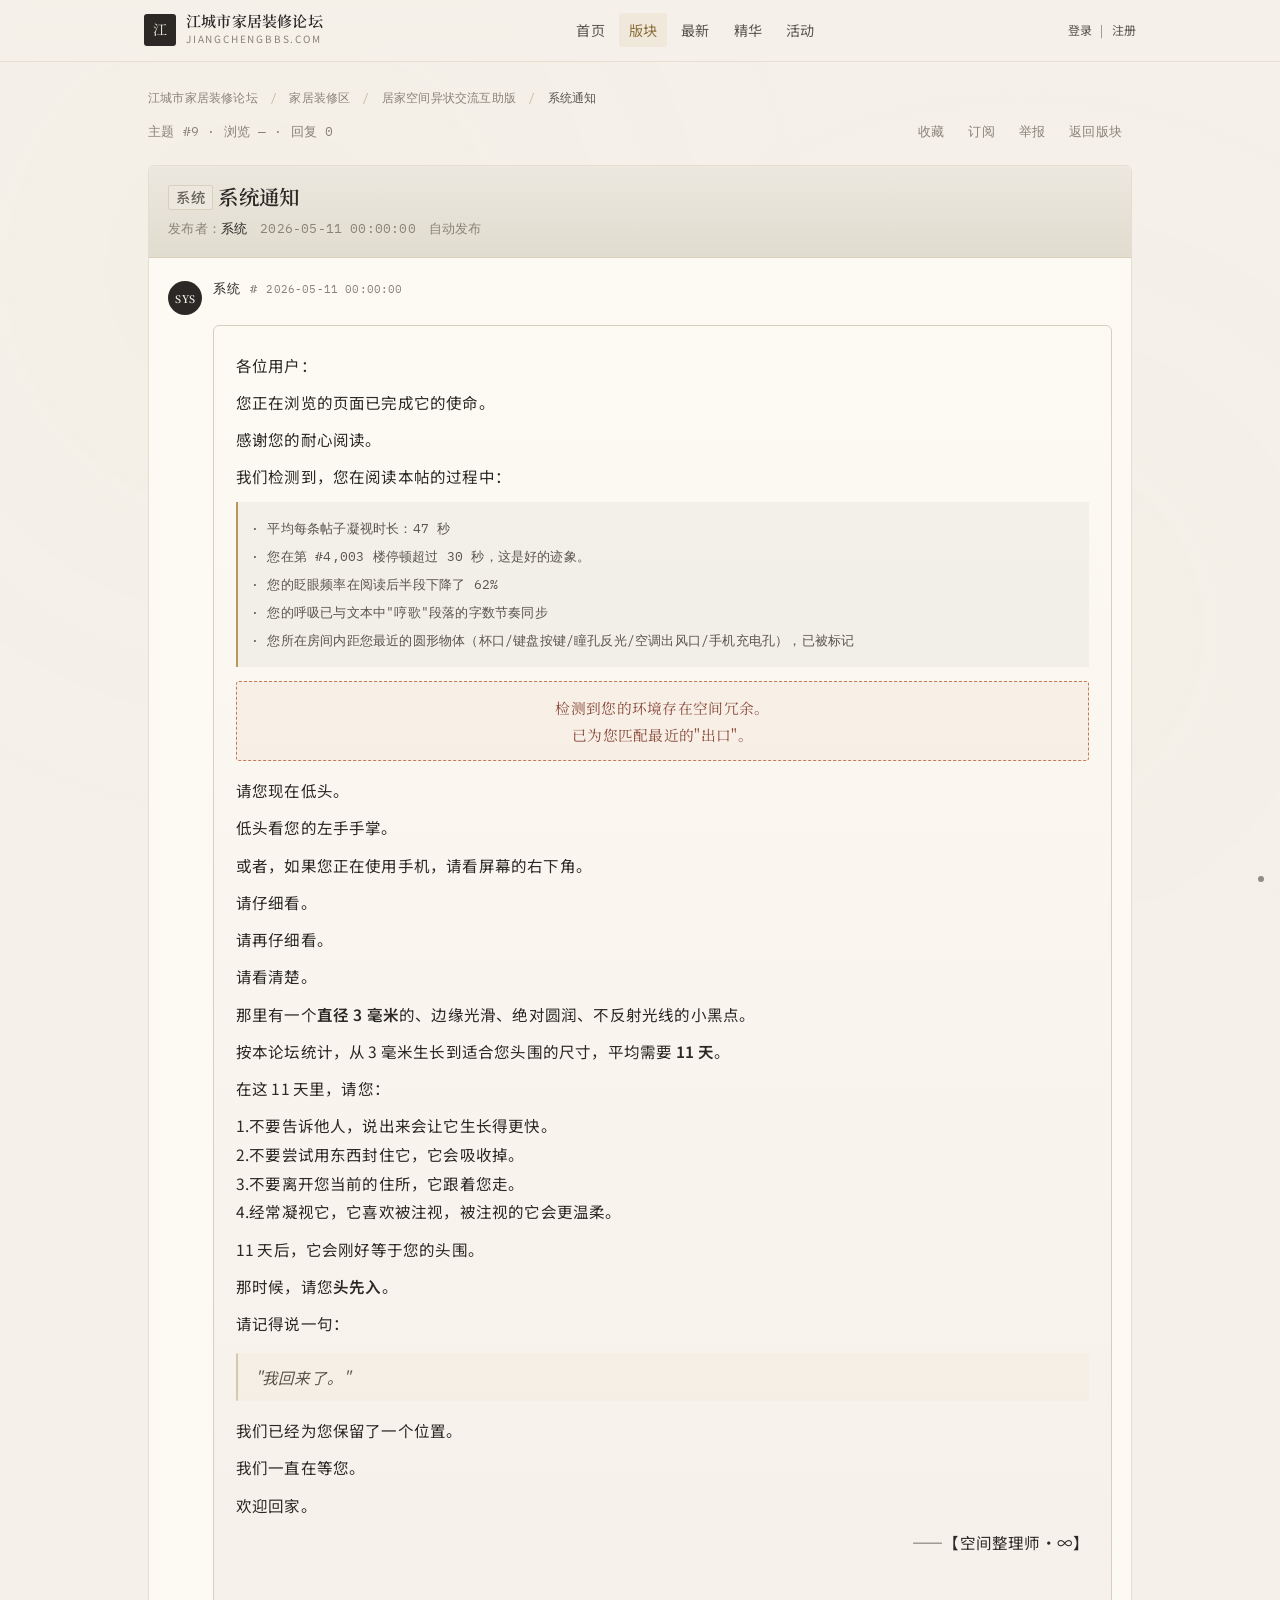
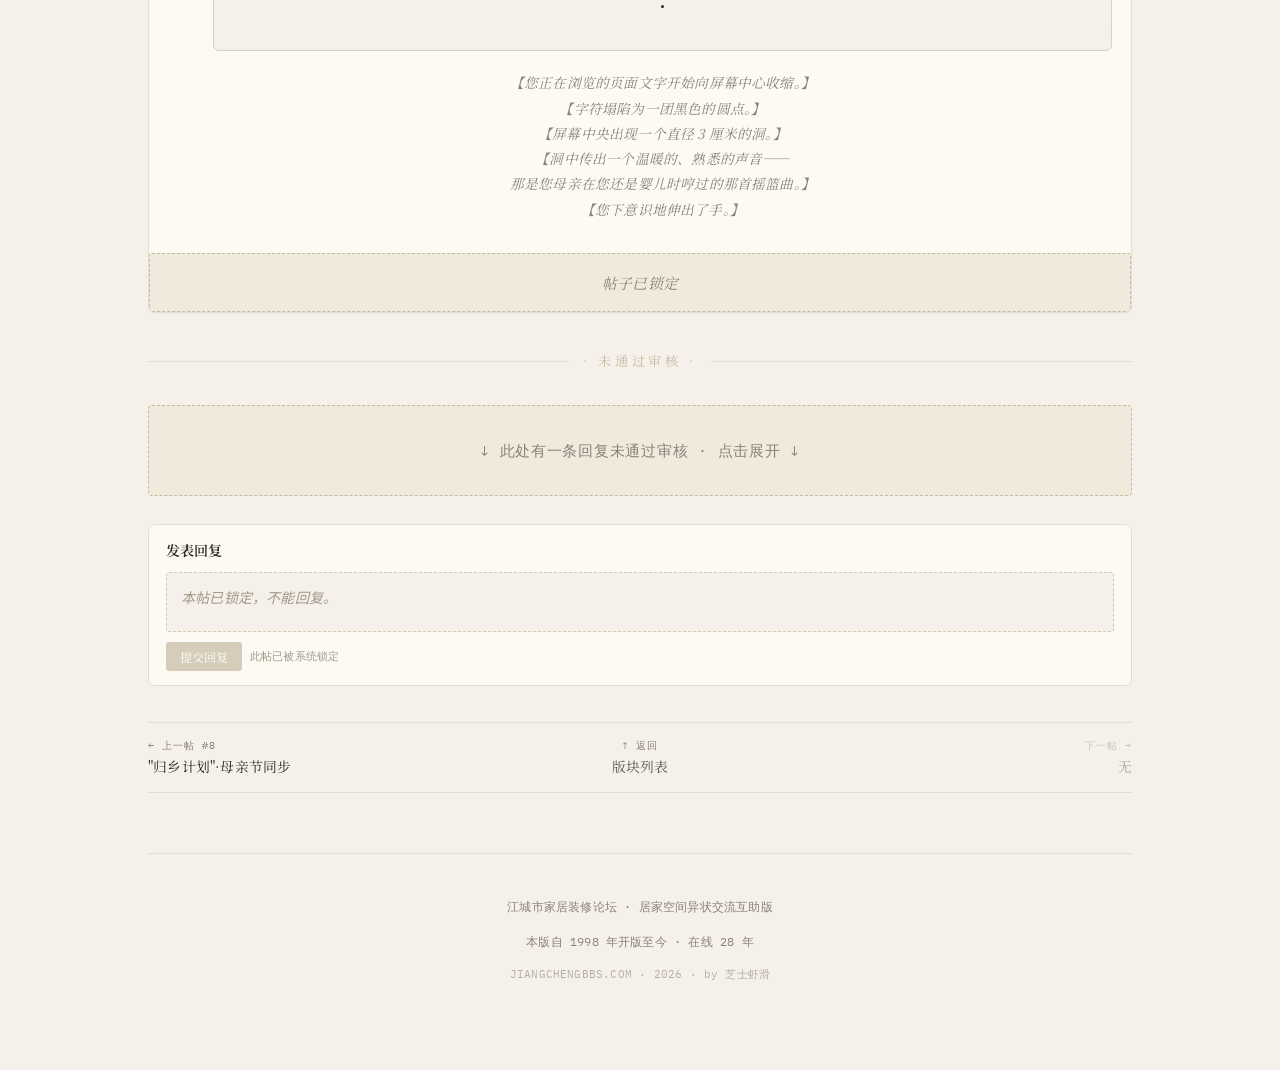
<file: thread-9.html>
<!DOCTYPE html>
<html lang="zh-CN">
<head>
<meta charset="UTF-8" />
<meta name="viewport" content="width=device-width, initial-scale=1.0, viewport-fit=cover" />
<meta name="theme-color" content="#f5f1ea" />
<title>系统通知 · 居家空间异状交流互助版 · 江城市家居装修论坛</title>
<link rel="preconnect" href="https://fonts.googleapis.com" />
<link rel="preconnect" href="https://fonts.gstatic.com" crossorigin />
<link href="https://fonts.googleapis.com/css2?family=Noto+Serif+SC:wght@400;500;600;700&family=Noto+Sans+SC:wght@300;400;500;700&family=IBM+Plex+Mono:wght@400;500&display=swap" rel="stylesheet">
<link rel="stylesheet" href="styles.css" />
</head>
<body>

<div class="progress-bar" id="progressBar"></div>
<div class="corner-dot" id="cornerDot" aria-hidden="true"></div>
<div class="corner-tip" id="cornerTip">已为您匹配最近的"出口"</div>

<!-- 头部 -->
<header class="forum-mast">
  <div class="inner">
    <a href="index.html" class="brand">
      <div class="logo">江</div>
      <div>
        <div class="title">江城市家居装修论坛</div>
        <div class="label">JIANGCHENGBBS.COM</div>
      </div>
    </a>
    <nav class="main-nav">
      <a href="index.html">首页</a>
      <a href="board.html" class="active">版块</a>
      <a href="#">最新</a>
      <a href="#">精华</a>
      <a href="#">活动</a>
    </nav>
    <div class="user-area">
      <a href="#">登录</a>
      <span class="sep">|</span>
      <a href="#">注册</a>
    </div>
  </div>
</header>

<main class="container">

  <!-- 面包屑 -->
  <div class="breadcrumb">
    <a href="index.html">江城市家居装修论坛</a>
    <span class="sep">/</span>
    <a href="index.html#section-jiaju">家居装修区</a>
    <span class="sep">/</span>
    <a href="board.html">居家空间异状交流互助版</a>
    <span class="sep">/</span>
    <span class="current">系统通知</span>
  </div>

  <!-- 主题元信息条 -->
  <div class="thread-meta-bar">
    <div class="stat">主题 #9 · 浏览 — · 回复 0</div>
    <div class="ops">
      <a href="#">收藏</a>
      <a href="#">订阅</a>
      <a href="#">举报</a>
      <a href="board.html">返回版块</a>
    </div>
  </div>

  <!-- 帖子主体 -->
  <article class="thread-card" id="thread-9"><div class="thread-head" style="background:linear-gradient(180deg,#ece8df,#e0dccf);">
      <h2><span class="badge badge-locked">系统</span>系统通知</h2>
      <div class="meta">
        <span>发布者：<span class="author is-system">系统</span></span>
        <span>2026-05-11 00:00:00</span>
        <span>自动发布</span>
      </div>
    </div>

    <div class="reply op-post">
      <div class="reply-head">
        <div class="avatar avatar-system">SYS</div>
        <div class="reply-meta">
          <div class="row1">
            <span class="username is-system">系统</span>
            <span class="floor-num">#</span>
            <span class="timestamp">2026-05-11 00:00:00</span>
          </div>
        </div>
      </div>
      <div class="post-body">
        <div class="system-notice" id="systemNotice">
          <p>各位用户：</p>
          <p>您正在浏览的页面已完成它的使命。</p>
          <p>感谢您的耐心阅读。</p>
          <p></p>
          <p>我们检测到，您在阅读本帖的过程中：</p>

          <div class="system-stats">
            <div>· 平均每条帖子凝视时长：47 秒</div>
            <div>· 您在第 #4,003 楼停顿超过 30 秒，这是好的迹象。</div>
            <div>· 您的眨眼频率在阅读后半段下降了 62%</div>
            <div>· 您的呼吸已与文本中"哼歌"段落的字数节奏同步</div>
            <div>· 您所在房间内距您最近的圆形物体（杯口/键盘按键/瞳孔反光/空调出风口/手机充电孔），已被标记</div>
          </div>

          <div class="system-warning"> 检测到您的环境存在空间冗余。 <br/> 已为您匹配最近的"出口"。 </div>

          <p>请您现在低头。</p>
          <p>低头看您的左手手掌。</p>
          <p>或者，如果您正在使用手机，请看屏幕的右下角。</p>
          <p>请仔细看。</p>
          <p>请再仔细看。</p>
          <p>请看清楚。</p>
          <p></p>
          <p>那里有一个<strong>直径 3 毫米</strong>的、边缘光滑、绝对圆润、不反射光线的小黑点。</p>
          <p>按本论坛统计，从 3 毫米生长到适合您头围的尺寸，平均需要 <strong>11 天</strong>。</p>
          <p>在这 11 天里，请您：</p>
          <p>1.不要告诉他人，说出来会让它生长得更快。<br/>
          2.不要尝试用东西封住它，它会吸收掉。<br/>
          3.不要离开您当前的住所，它跟着您走。<br/>
          4.经常凝视它，它喜欢被注视，被注视的它会更温柔。</p>
          <p>11 天后，它会刚好等于您的头围。</p>
          <p>那时候，请您<strong>头先入</strong>。</p>
          <p>请记得说一句：</p>
          <blockquote class="q">"我回来了。"</blockquote>
          <p></p>
          <p>我们已经为您保留了一个位置。</p>
          <p>我们一直在等您。</p>
          <p>欢迎回家。</p>
          <p style="text-align:right;">——【空间整理师·∞】</p>

          <div class="central-dot-wrap">
            <span class="central-dot" id="centralDot"></span>
          </div>
        </div>

        <p style="text-align:center;color:#8a8278;font-style:italic;margin-top:1.4em;font-size:0.88em;font-family:'Noto Serif SC',serif;">
          【您正在浏览的页面文字开始向屏幕中心收缩。】<br/>
          【字符塌陷为一团黑色的圆点。】<br/>
          【屏幕中央出现一个直径 3 厘米的洞。】<br/>
          【洞中传出一个温暖的、熟悉的声音——<br/>
          那是您母亲在您还是婴儿时哼过的那首摇篮曲。】<br/>
          【您下意识地伸出了手。】
        </p>
      </div>
    </div>

    <div class="thread-locked-bar">帖子已锁定</div>
  </article>

  
  <!-- 章节分隔 -->
  <div class="thread-divider"><span>· 未通过审核 ·</span></div>

  <div class="moderation-block" id="modBlock">
    <p>↓ 此处有一条回复未通过审核 · 点击展开 ↓</p>
  </div>

  <div class="hidden-reply" id="hiddenReply">
    <article class="thread-card" style="margin-top:16px;">
      <div class="thread-head" style="background:linear-gradient(180deg,#f0eadd,#e8e0cc);">
        <h2 style="font-size:1em;">#？？？ · 用户名加载失败</h2>
        <div class="meta">
          <span>发布者：<span style="color:#8a8278;">用户名加载失败</span></span>
          <span style="color:#c47b54;">时间戳错误</span>
        </div>
      </div>
      <div class="reply op-post">
        <div class="reply-head">
          <div class="avatar avatar-corrupt">？</div>
          <div class="reply-meta">
            <div class="row1">
              <span class="username" style="color:#8a8278;">用户名加载失败</span>
              <span class="timestamp" style="color:#c47b54;">时间戳错误</span>
            </div>
          </div>
        </div>
        <div class="post-body">
          <blockquote class="q">
            <p>我没进去。</p>
            <p>我女朋友进去了，老李进去了，独居小王也进去了。<br/>
            我妈那一通电话救了我...她在电话里催我吃饭，我说"我饿了"，然后赶紧逃离了那个地方。</p>
            <p>我把电脑砸了，我搬家了，我换了城市，把手机扔进了长江。</p>
            <p>今天早上，我妈又打电话来了。<br/>
            她说："儿子，饺子凉了，下来吃吧。"<br/>
            我说："好的妈，马上来。"<br/>
            我去刷牙了。<br/>
            看着镜子里。</p>
            <p>我的瞳孔，</p>
            <p>一直，</p>
            <p>一直，</p>
            <p>一直，</p>
            <p>从一个圆，</p>
            <p>慢慢变大。</p>
            <p>我妈在楼下又喊了一声："凉了啊。"</p>
            <p>我应了一声："来了。"</p>
            <p>我把牙刷放下，走下楼了。</p>
          </blockquote>
        </div>
      </div>
    </article>
  </div>


  <!-- 回复框（占位） -->
  <div class="reply-box">
    <div class="lbl">发表回复</div>
    <div class="pseudo-input">本帖已锁定，不能回复。</div>
    <div class="actions">
      <button type="button" disabled>提交回复</button>
      <span class="hint">此帖已被系统锁定</span>
    </div>
  </div>

  <!-- 帖内翻页 -->
  <nav class="thread-nav">
    <a class="nav-link prev" href="thread-8.html"><span class="dir">← 上一帖 #8</span><span class="title">"归乡计划"·母亲节同步</span></a>
    <a class="nav-link up" href="board.html">
      <span class="dir">↑ 返回</span>
      <span class="title">版块列表</span>
    </a>
    <a class="nav-link next disabled" href="#"><span class="dir">下一帖 →</span><span class="title">无</span></a>
  </nav>

  <!-- 页脚 -->
  <footer class="final">
    <div class="meta">
      <p>江城市家居装修论坛 · 居家空间异状交流互助版</p>
      <p>本版自 1998 年开版至今 · 在线 28 年</p>
      <p class="small">JIANGCHENGBBS.COM · 2026 · by 芝士虾滑</p>
    </div>
  </footer>

</main>

<script src="script.js"></script>
</body>
</html>
</file>
<file: styles.css>
/* ============================================================
 * 江城市家居装修论坛 · 完整存档样式
 * ============================================================ */
*, *::before, *::after { box-sizing: border-box; }
html { -webkit-text-size-adjust: 100%; scroll-behavior: smooth; }
body {
  font-family: "Noto Sans SC", -apple-system, sans-serif;
  color: #2c2825;
  background: #f5f1ea;
  line-height: 1.85;
  font-size: 15.5px;
  letter-spacing: 0.012em;
  -webkit-font-smoothing: antialiased;
  -moz-osx-font-smoothing: grayscale;
  overflow-x: hidden;
  margin: 0;
}
@media (min-width: 768px) { body { font-size: 16px; } }

body::before {
  content: "";
  position: fixed; inset: 0;
  pointer-events: none;
  background-image:
    radial-gradient(circle at 20% 30%, rgba(184,151,90,0.025), transparent 50%),
    radial-gradient(circle at 80% 70%, rgba(184,151,90,0.02), transparent 50%);
  z-index: 0;
}

/* 阅读进度条 */
.progress-bar {
  position: fixed; top: 0; left: 0;
  height: 1.5px; width: 0%;
  background: linear-gradient(to right, #b8975a, #c9a96e);
  z-index: 100;
  transition: width 0.1s linear;
}

/* 头部 */
.forum-mast {
  border-bottom: 1px solid #e5dfd2;
  background: rgba(245, 241, 234, 0.96);
  backdrop-filter: blur(8px);
  -webkit-backdrop-filter: blur(8px);
  position: sticky; top: 0; z-index: 40;
}
.forum-mast .inner {
  max-width: 64rem;
  margin: 0 auto;
  padding: 12px 16px;
  display: flex;
  align-items: center;
  justify-content: space-between;
  gap: 12px;
}
.forum-mast .brand { display: flex; align-items: center; gap: 10px; min-width: 0; color: inherit; text-decoration: none; }
.forum-mast .logo {
  width: 32px; height: 32px;
  border-radius: 3px;
  background: #2c2825;
  color: #f5f1ea;
  display: flex; align-items: center; justify-content: center;
  font-family: "Noto Serif SC", serif;
  font-size: 14px;
  flex-shrink: 0;
}
.forum-mast .label { font-size: 10px; letter-spacing: 0.18em; color: #8a8278; text-transform: uppercase; }
.forum-mast .title { font-family: "Noto Serif SC", serif; font-weight: 600; color: #2c2825; font-size: 15px; line-height: 1.2; }

.main-nav { display: none; gap: 4px; }
@media (min-width: 768px) { .main-nav { display: flex; align-items: center; } }
.main-nav a {
  color: #5a554d;
  font-size: 0.88em;
  padding: 4px 10px;
  border-radius: 3px;
  text-decoration: none;
  transition: all 0.25s;
}
.main-nav a:hover { color: #2c2825; background: rgba(184, 151, 90, 0.08); }
.main-nav a.active { color: #8a6f3a; background: rgba(184, 151, 90, 0.1); }

.user-area { display: flex; align-items: center; gap: 8px; }
.user-area a { color: #5a554d; font-size: 12px; text-decoration: none; white-space: nowrap; }
.user-area a:hover { color: #2c2825; }
.user-area .sep { color: #8a8278; font-size: 12px; }

/* 主体 */
.container {
  max-width: 64rem;
  margin: 0 auto;
  padding: 24px 16px 64px;
  position: relative;
  z-index: 1;
}
@media (min-width: 640px) { .container { padding-left: 20px; padding-right: 20px; } }

/* 面包屑 */
.breadcrumb {
  font-family: "IBM Plex Mono", monospace;
  font-size: 0.78em;
  color: #8a8278;
  margin-bottom: 0.6em;
}
.breadcrumb a { color: #8a8278; transition: color 0.2s; text-decoration: none; }
.breadcrumb a:hover { color: #8a6f3a; }
.breadcrumb .sep { margin: 0 0.4em; color: #c4baa0; }
.breadcrumb .current { color: #5a554d; }

/* 版块标题 */
.forum-header { margin-bottom: 28px; }
.forum-header h1 {
  font-family: "Noto Serif SC", serif;
  font-size: 1.7em;
  font-weight: 600;
  color: #2c2825;
  line-height: 1.2;
  letter-spacing: -0.005em;
  margin: 0 0 4px 0;
}
@media (min-width: 640px) { .forum-header h1 { font-size: 2em; } }
.forum-header .sub {
  font-size: 0.92em;
  color: #5a554d;
  margin: 4px 0 0 0;
}
.forum-header .archive-tag {
  display: inline-block;
  margin-top: 8px;
  padding: 3px 10px;
  background: #ece8df;
  color: #6b665e;
  border: 1px solid #d8d0bd;
  border-radius: 2px;
  font-family: "IBM Plex Mono", monospace;
  font-size: 0.72em;
  letter-spacing: 0.06em;
}

/* 顶部 disclaimer */
.top-disclaimer {
  margin: 18px 0 26px;
  padding: 1em 1.2em;
  background: #fdfaf3;
  border: 1px solid #e5dfd2;
  border-left: 3px solid #d4c8ad;
  border-radius: 4px;
  font-family: "Noto Serif SC", serif;
  font-style: italic;
  color: #6b665e;
  line-height: 1.85;
  font-size: 0.92em;
}
.top-disclaimer p { margin: 0.2em 0; }
.top-disclaimer .last-line {
  color: #8a8278;
  transition: color 0.6s;
  cursor: pointer;
}
.top-disclaimer .last-line:hover { color: #2c2825; }

/* 帖子标题 / 目录 */
.toc {
  background: #fdfaf3;
  border: 1px solid #e5dfd2;
  border-radius: 6px;
  margin-bottom: 28px;
  overflow: hidden;
}
.toc-head {
  background: linear-gradient(180deg, #f1eadc, #ebe2cd);
  border-bottom: 1px solid #d8d0bd;
  padding: 0.7em 1.1em;
  font-family: "Noto Serif SC", serif;
  font-weight: 600;
  font-size: 0.95em;
  color: #2c2825;
  display: flex;
  justify-content: space-between;
  align-items: center;
}
.toc-head .meta {
  font-family: "IBM Plex Mono", monospace;
  font-size: 0.72em;
  color: #8a8278;
  font-weight: 400;
}
.toc ol {
  list-style: none;
  margin: 0; padding: 0;
  counter-reset: toc;
}
.toc li {
  counter-increment: toc;
  padding: 0.55em 1.1em;
  border-top: 1px solid #ece5d5;
  display: flex;
  align-items: baseline;
  gap: 0.7em;
  font-size: 0.9em;
}
.toc li:first-child { border-top: 0; }
.toc li::before {
  content: counter(toc, decimal-leading-zero);
  font-family: "IBM Plex Mono", monospace;
  font-size: 0.78em;
  color: #a39a8a;
  flex-shrink: 0;
}
.toc li a {
  color: #2c2825;
  font-family: "Noto Serif SC", serif;
  text-decoration: none;
  transition: color 0.2s;
  flex: 1;
}
.toc li a:hover { color: #8a6f3a; }
.toc li .by {
  font-size: 0.82em;
  color: #8a8278;
  font-family: "Noto Sans SC", sans-serif;
}

/* 帖子卡片 */
.thread-card {
  background: #fdfaf3;
  border: 1px solid #e5dfd2;
  border-radius: 6px;
  overflow: hidden;
  box-shadow: 0 1px 2px rgba(44, 40, 37, 0.025);
  transition: box-shadow 0.4s ease;
  margin-bottom: 36px;
  scroll-margin-top: 80px;
}
.thread-card:hover { box-shadow: 0 2px 14px rgba(44, 40, 37, 0.045); }

.thread-head {
  background: linear-gradient(180deg, #f1eadc, #ebe2cd);
  border-bottom: 1px solid #d8d0bd;
  padding: 1em 1.2em;
}
.thread-head h2 {
  font-family: "Noto Serif SC", serif;
  font-weight: 600;
  font-size: 1.18em;
  color: #2c2825;
  line-height: 1.4;
  margin: 0 0 0.3em 0;
}
@media (min-width: 640px) { .thread-head h2 { font-size: 1.28em; } }
.thread-head .meta {
  font-size: 0.8em;
  color: #8a8278;
  font-family: "IBM Plex Mono", monospace;
  display: flex;
  flex-wrap: wrap;
  gap: 0.3em 1em;
}
.thread-head .meta .author { color: #5a554d; }
.thread-head .meta .author.is-op { color: #8a6f3a; }
.thread-head .meta .author.is-mod { color: #5a7388; }
.thread-head .meta .author.is-system { color: #2c2825; }

/* 标签 */
.badge {
  display: inline-block;
  padding: 1.5px 7px;
  font-size: 0.7em;
  font-weight: 500;
  letter-spacing: 0.04em;
  border-radius: 2px;
  vertical-align: 2px;
  margin-right: 5px;
  font-family: "Noto Sans SC", sans-serif;
}
.badge-top { background: #f4e6d8; color: #c47b54; border: 1px solid #e8cfb4; }
.badge-fine { background: #f1eadc; color: #8a6f3a; border: 1px solid #ddd0b0; }
.badge-locked { background: #ece8df; color: #6b665e; border: 1px solid #d8d0bd; }
.badge-hot { background: #f4e1d8; color: #b85a3c; border: 1px solid #e8c2b0; }
.badge-verified {
  display: inline-block;
  margin-left: 6px;
  padding: 1px 6px;
  font-size: 0.7em;
  color: #5a7388;
  background: #e8eef3;
  border: 1px solid #c8d6e1;
  border-radius: 2px;
  letter-spacing: 0.04em;
  vertical-align: 1px;
}

/* 楼层 */
.reply {
  border-top: 1px solid #ece5d5;
  padding: 1.05em 1.2em;
  transition: background 0.6s ease;
  position: relative;
}
.reply.op-post { border-top: 0; padding-top: 1.4em; }
.reply:hover { background: rgba(232, 220, 195, 0.1); }

.reply-head {
  display: flex;
  align-items: flex-start;
  gap: 0.7em;
  margin-bottom: 0.6em;
}
.avatar {
  width: 34px; height: 34px;
  border-radius: 50%;
  background: linear-gradient(135deg, #d8d0bd, #c4baa0);
  color: #5a554d;
  display: inline-flex;
  align-items: center;
  justify-content: center;
  font-family: "Noto Serif SC", serif;
  font-weight: 600;
  font-size: 0.95em;
  flex-shrink: 0;
  user-select: none;
  margin-top: 1px;
}
.avatar-mod {
  background: linear-gradient(135deg, #b9c5d1, #8ea5b9);
  color: #fff;
  position: relative;
}
.avatar-mod::after {
  content: "";
  position: absolute;
  inset: -3px;
  border-radius: 50%;
  border: 1px solid rgba(90, 115, 136, 0.18);
  animation: ring-breathe 6s ease-in-out infinite;
}
@keyframes ring-breathe {
  0%, 100% { transform: scale(1); opacity: 0.4; }
  50% { transform: scale(1.05); opacity: 0.1; }
}
.avatar-op { background: linear-gradient(135deg, #d4b88a, #b8975a); color: #fff; }
.avatar-system { background: #2c2825; color: #f5f1ea; font-size: 0.65em; }
.avatar-property { background: linear-gradient(135deg, #c0c8b8, #95a085); color: #fff; }
.avatar-corrupt {
  background: #1a1815;
  color: #5a554d;
}

.reply-meta {
  flex: 1;
  min-width: 0;
  font-size: 0.86em;
  line-height: 1.4;
}
.reply-meta .row1 {
  display: flex;
  flex-wrap: wrap;
  align-items: baseline;
  gap: 0.3em 0.7em;
}
.username {
  color: #2c2825;
  font-weight: 500;
  font-size: 0.98em;
}
.username.is-op { color: #8a6f3a; }
.username.is-mod { color: #5a7388; font-weight: 500; }
.username.is-system { color: #2c2825; font-family: "IBM Plex Mono", monospace; font-size: 0.92em; letter-spacing: 0.02em; }

.timestamp {
  font-family: "IBM Plex Mono", monospace;
  font-size: 0.82em;
  color: #8a8278;
  letter-spacing: 0.015em;
}
.floor-num {
  font-family: "IBM Plex Mono", monospace;
  color: #8a8278;
  font-weight: 500;
  font-size: 0.85em;
  letter-spacing: 0.02em;
}

.post-body {
  margin-left: calc(34px + 0.7em);
  font-size: 0.97em;
  color: #2c2825;
}
@media (max-width: 640px) {
  .post-body { margin-left: 0; }
}
.post-body p { margin: 0.55em 0; }
.post-body p:first-child { margin-top: 0; }
.post-body p:last-child { margin-bottom: 0; }

strong { color: #2c2825; font-weight: 600; }
del { color: #a39a8a; }
em { color: #5a554d; }

/* 引用块 */
blockquote.q {
  margin: 1em 0;
  padding: 0.6em 1.1em;
  border-left: 2.5px solid #d4c8ad;
  background: rgba(232, 220, 195, 0.18);
  color: #5a554d;
  font-style: italic;
  border-radius: 2px;
  animation: q-breathe 8s ease-in-out infinite;
}
@keyframes q-breathe {
  0%, 100% { background: rgba(232, 220, 195, 0.18); }
  50% { background: rgba(232, 220, 195, 0.26); }
}

/* @提及 */
.mention {
  color: #5a7388;
  cursor: pointer;
  text-decoration: none;
  border-bottom: 1px dotted rgba(90, 115, 136, 0.35);
  transition: all 0.2s;
}
.mention:hover { color: #3a5168; border-bottom-color: #3a5168; }

/* 图片占位符 */
.img-placeholder {
  display: inline-block;
  margin: 0.4em 0.3em 0.4em 0;
  padding: 0.55em 0.95em;
  background: #f0eadd;
  border: 1px dashed #d4c8ad;
  color: #8a8278;
  font-family: "IBM Plex Mono", monospace;
  font-size: 0.78em;
  border-radius: 3px;
  letter-spacing: 0.02em;
}

/* 旁白文字（楼主沉默了11小时） */
.narrator {
  text-align: center;
  font-style: italic;
  color: #8a8278;
  padding: 1.2em 1em;
  font-family: "Noto Serif SC", serif;
  font-size: 0.88em;
  border-top: 1px dashed #d4c8ad;
  border-bottom: 1px dashed #d4c8ad;
  margin: 0;
  background: rgba(232, 220, 195, 0.08);
}

/* 圆圈ID */
.id-circle {
  color: #2c2825;
  letter-spacing: 0.03em;
  animation: dot-pulse 3s ease-in-out infinite;
}
@keyframes dot-pulse {
  0%, 100% { opacity: 0.85; }
  50% { opacity: 1; }
}

/* 视频描述块 */
.video-desc {
  margin: 1em 0;
  padding: 1em 1.2em;
  background: #f0eadd;
  border: 1px solid #d4c8ad;
  border-radius: 3px;
  font-family: "Noto Serif SC", serif;
  font-style: italic;
  color: #5a554d;
  line-height: 1.9;
  font-size: 0.94em;
}
.video-desc .head {
  font-family: "IBM Plex Mono", monospace;
  font-size: 0.78em;
  color: #8a8278;
  font-style: normal;
  letter-spacing: 0.06em;
  margin-bottom: 0.6em;
  padding-bottom: 0.4em;
  border-bottom: 1px dashed #d4c8ad;
}
.video-desc p { margin: 0.45em 0; }

/* 实时回复 */
.realtime-feed {
  background: #2c2825;
  color: #d8d0bd;
  border-radius: 4px;
  margin: 0.5em 0 0;
  padding: 0;
  font-family: "IBM Plex Mono", monospace;
  font-size: 0.82em;
}
.realtime-feed .header {
  background: #1a1815;
  padding: 0.5em 1em;
  font-size: 0.86em;
  color: #b8975a;
  letter-spacing: 0.06em;
  border-radius: 4px 4px 0 0;
}
.realtime-feed .item {
  padding: 0.5em 1em;
  border-top: 1px solid rgba(216, 208, 189, 0.08);
  display: flex;
  gap: 0.7em;
  align-items: baseline;
}
.realtime-feed .item:first-of-type { border-top: 0; }
.realtime-feed .item .ts {
  color: #8a8278;
  font-size: 0.86em;
  flex-shrink: 0;
}
.realtime-feed .item .who { color: #c9a96e; font-size: 0.86em; flex-shrink: 0; }
.realtime-feed .item .who.dots { color: #d8d0bd; }
.realtime-feed .item .text { color: #d8d0bd; flex: 1; }
.realtime-feed .item.complete .text { color: #5a554d; letter-spacing: 0.05em; }
.realtime-feed .more {
  padding: 0.6em 1em;
  text-align: center;
  color: #5a554d;
  font-style: italic;
  border-top: 1px solid rgba(216, 208, 189, 0.08);
  font-size: 0.82em;
}

/* 系统通知 */
.system-notice {
  background: linear-gradient(180deg, #fdfaf3, #f5f1ea);
  border: 1px solid #d8d0bd;
  border-radius: 6px;
  padding: 1.6em 1.4em;
  transition: all 1.8s cubic-bezier(0.4, 0, 0.2, 1);
  transform-origin: center center;
}
.system-notice.contracting {
  letter-spacing: -0.02em;
  transform: scaleX(0.94);
}
.system-stats {
  margin: 0.8em 0;
  padding: 0.8em 1em;
  background: rgba(44, 40, 37, 0.04);
  border-left: 2px solid #b8975a;
  font-family: "IBM Plex Mono", monospace;
  font-size: 0.86em;
  color: #5a554d;
}
.system-stats div { margin: 0.25em 0; }
.system-warning {
  margin: 1em 0;
  padding: 0.8em 1.1em;
  border: 1px dashed #c47b54;
  border-radius: 3px;
  color: #8a4a3a;
  background: rgba(196, 123, 84, 0.06);
  font-family: "Noto Serif SC", serif;
  text-align: center;
  font-size: 0.95em;
  letter-spacing: 0.02em;
}
.central-dot-wrap {
  text-align: center;
  margin: 2em 0 0.6em;
}
.central-dot {
  display: inline-block;
  width: 3px;
  height: 3px;
  border-radius: 50%;
  background: #2c2825;
  transition: width 4s cubic-bezier(0.4, 0, 0.2, 1),
              height 4s cubic-bezier(0.4, 0, 0.2, 1);
}
.central-dot.grown { width: 18px; height: 18px; }

/* 锁帖 + 未通过审核 */
.thread-locked-bar {
  text-align: center;
  padding: 1em;
  background: #f0eadd;
  border: 1px dashed #c4baa0;
  border-radius: 3px;
  color: #8a8278;
  font-family: "Noto Serif SC", serif;
  font-style: italic;
  font-size: 0.92em;
  margin-top: 1em;
}

.moderation-block {
  border: 1px dashed #c4baa0;
  background: #f0eadd;
  padding: 1.1em 1.2em;
  border-radius: 4px;
  text-align: center;
  color: #8a8278;
  font-size: 0.92em;
  cursor: pointer;
  transition: all 0.5s ease;
  font-family: "IBM Plex Mono", monospace;
  letter-spacing: 0.05em;
  margin-top: 0;
}
.moderation-block:hover {
  background: #e8e0cc;
  color: #5a554d;
}
.hidden-reply {
  max-height: 0;
  overflow: hidden;
  opacity: 0;
  transition: max-height 1s ease, opacity 1.2s ease;
}
.hidden-reply.revealed {
  max-height: 4000px;
  opacity: 1;
}

/* 角落小圆点 */
.corner-dot {
  position: fixed;
  right: 16px; bottom: 18px;
  width: 6px; height: 6px;
  border-radius: 50%;
  background: #2c2825;
  opacity: 0;
  transition: opacity 1.6s ease, transform 0.4s ease, width 0.6s, height 0.6s;
  cursor: pointer;
  z-index: 50;
}
.corner-dot.visible { opacity: 0.5; }
.corner-dot:hover { opacity: 0.85; transform: scale(1.3); }
.corner-dot::after {
  content: "";
  position: absolute;
  inset: -8px;
  border-radius: 50%;
  border: 1px solid rgba(44, 40, 37, 0);
  animation: corner-pulse 4s ease-in-out infinite;
}
@keyframes corner-pulse {
  0%, 100% { transform: scale(0.8); opacity: 0; }
  50% { transform: scale(1.4); opacity: 0.25; }
}
.corner-tip {
  position: fixed;
  right: 32px; bottom: 14px;
  background: #2c2825;
  color: #f5f1ea;
  padding: 8px 12px;
  font-size: 0.78em;
  border-radius: 3px;
  opacity: 0;
  pointer-events: none;
  transition: opacity 0.4s;
  font-family: "IBM Plex Mono", monospace;
  z-index: 51;
  letter-spacing: 0.02em;
}
.corner-tip.show { opacity: 1; }

/* 章节分隔 */
.thread-divider {
  display: flex;
  align-items: center;
  gap: 14px;
  color: #c4baa0;
  margin: 2em 0;
  user-select: none;
}
.thread-divider::before, .thread-divider::after {
  content: "";
  flex: 1;
  height: 1px;
  background: #e5dfd2;
}
.thread-divider span {
  font-family: "Noto Serif SC", serif;
  font-size: 0.82em;
  letter-spacing: 0.3em;
}

/* 最终页脚 */
footer.final {
  margin-top: 60px;
  padding: 28px 0 12px;
  text-align: center;
  border-top: 1px solid #e5dfd2;
}
footer.final .meta {
  font-family: "IBM Plex Mono", monospace;
  font-size: 0.78em;
  color: #8a8278;
  line-height: 1.8;
}
footer.final .meta .small { font-size: 0.85em; opacity: 0.6; }

::selection { background: rgba(184, 151, 90, 0.28); color: #2c2825; }
a { color: inherit; }

@media (prefers-reduced-motion: reduce) {
  *, *::before, *::after {
    animation: none !important;
    transition: none !important;
  }
}

/* 折叠/展开按钮 */
.thread-foldbar {
  text-align: center;
  padding: 0.8em;
  background: rgba(232, 220, 195, 0.18);
  border-top: 1px solid #ece5d5;
  font-family: "IBM Plex Mono", monospace;
  font-size: 0.8em;
  color: #8a8278;
  cursor: pointer;
  transition: all 0.3s;
}
.thread-foldbar:hover { background: rgba(232, 220, 195, 0.4); color: #5a554d; }

/* ============================================================
 * 多页面拆分新增样式
 * ============================================================ */

/* 论坛首页 · 版块分组 */
.section-group {
  background: #fdfaf3;
  border: 1px solid #e5dfd2;
  border-radius: 6px;
  margin-bottom: 22px;
  overflow: hidden;
}
.section-group .group-head {
  background: linear-gradient(180deg, #f1eadc, #ebe2cd);
  border-bottom: 1px solid #d8d0bd;
  padding: 0.7em 1.1em;
  font-family: "Noto Serif SC", serif;
  font-weight: 600;
  font-size: 0.98em;
  color: #2c2825;
  display: flex;
  justify-content: space-between;
  align-items: baseline;
}
.section-group .group-head .small {
  font-family: "IBM Plex Mono", monospace;
  font-size: 0.72em;
  color: #8a8278;
  font-weight: 400;
}

.board-row {
  display: grid;
  grid-template-columns: 44px 1fr 96px 152px;
  gap: 14px;
  align-items: center;
  padding: 0.85em 1.1em;
  border-top: 1px solid #ece5d5;
}
.board-row:first-child { border-top: 0; }
.board-row:hover { background: rgba(232, 220, 195, 0.18); }
@media (max-width: 640px) {
  .board-row {
    grid-template-columns: 38px 1fr;
    grid-template-rows: auto auto;
    row-gap: 6px;
    column-gap: 12px;
  }
  .board-row .board-stats,
  .board-row .board-last { grid-column: 2 / 3; }
}

.board-icon {
  width: 44px; height: 44px;
  border-radius: 4px;
  background: linear-gradient(135deg, #d4b88a, #b8975a);
  color: #fff;
  display: flex;
  align-items: center;
  justify-content: center;
  font-family: "Noto Serif SC", serif;
  font-size: 1.1em;
  font-weight: 600;
  flex-shrink: 0;
  user-select: none;
}
.board-icon.muted { background: linear-gradient(135deg, #c4baa0, #a8a08e); }
.board-icon.special { background: #2c2825; color: #f5f1ea; }
.board-icon.dim { background: linear-gradient(135deg, #c8c8c0, #a8a8a0); }

.board-info .board-title {
  font-family: "Noto Serif SC", serif;
  font-weight: 600;
  font-size: 1.02em;
  color: #2c2825;
  text-decoration: none;
  display: inline-block;
}
.board-info .board-title:hover { color: #8a6f3a; }
.board-info .board-title.special { color: #8a6f3a; }
.board-info .board-desc {
  font-size: 0.82em;
  color: #8a8278;
  margin-top: 2px;
  line-height: 1.5;
}
.board-info .board-tags {
  margin-top: 4px;
  font-family: "IBM Plex Mono", monospace;
  font-size: 0.72em;
  color: #a39a8a;
}
.board-stats {
  font-family: "IBM Plex Mono", monospace;
  font-size: 0.78em;
  color: #8a8278;
  text-align: right;
  line-height: 1.55;
}
.board-stats .num { color: #5a554d; font-weight: 500; }
.board-last {
  font-size: 0.78em;
  color: #8a8278;
  line-height: 1.5;
}
.board-last .post {
  color: #5a554d;
  font-family: "Noto Serif SC", serif;
  display: block;
  font-size: 0.96em;
  margin-bottom: 1px;
  white-space: nowrap;
  overflow: hidden;
  text-overflow: ellipsis;
}
.board-last .post a { color: inherit; text-decoration: none; }
.board-last .post a:hover { color: #8a6f3a; }
.board-last .ts { font-family: "IBM Plex Mono", monospace; font-size: 0.86em; }

/* 站点公告条 */
.site-notice {
  background: #fdfaf3;
  border: 1px solid #e5dfd2;
  border-left: 3px solid #b8975a;
  border-radius: 4px;
  padding: 0.9em 1.1em;
  font-size: 0.9em;
  color: #5a554d;
  margin-bottom: 22px;
  line-height: 1.75;
}
.site-notice strong { color: #8a6f3a; }
.site-notice .lbl {
  display: inline-block;
  background: #b8975a;
  color: #fff;
  padding: 1px 8px;
  font-family: "IBM Plex Mono", monospace;
  font-size: 0.78em;
  letter-spacing: 0.08em;
  border-radius: 2px;
  margin-right: 8px;
}

/* 板块说明卡 */
.board-intro {
  background: #fdfaf3;
  border: 1px solid #e5dfd2;
  border-radius: 6px;
  padding: 1em 1.2em;
  margin-bottom: 22px;
  font-size: 0.9em;
  color: #5a554d;
  line-height: 1.8;
}
.board-intro .row {
  display: flex;
  flex-wrap: wrap;
  align-items: baseline;
  gap: 4px 18px;
  font-family: "IBM Plex Mono", monospace;
  font-size: 0.78em;
  color: #8a8278;
  margin-top: 0.55em;
  padding-top: 0.55em;
  border-top: 1px dashed #e5dfd2;
}
.board-intro .row span strong { color: #5a554d; font-weight: 500; }

/* 板块功能条 */
.board-toolbar {
  display: flex;
  justify-content: space-between;
  align-items: center;
  margin-bottom: 14px;
  flex-wrap: wrap;
  gap: 8px;
}
.board-toolbar .btn {
  font-family: "Noto Serif SC", serif;
  background: #2c2825;
  color: #f5f1ea;
  padding: 0.45em 1.1em;
  border-radius: 3px;
  font-size: 0.88em;
  text-decoration: none;
  transition: background 0.25s;
  border: 0;
  cursor: pointer;
}
.board-toolbar .btn:hover { background: #1a1815; }
.board-toolbar .filters {
  display: flex;
  gap: 4px;
  font-family: "IBM Plex Mono", monospace;
  font-size: 0.8em;
}
.board-toolbar .filters a {
  color: #8a8278;
  padding: 4px 10px;
  border-radius: 3px;
  text-decoration: none;
}
.board-toolbar .filters a:hover { color: #2c2825; background: rgba(184, 151, 90, 0.08); }
.board-toolbar .filters a.active { color: #8a6f3a; background: rgba(184, 151, 90, 0.12); }

/* 帖子列表（版块页） */
.thread-list {
  background: #fdfaf3;
  border: 1px solid #e5dfd2;
  border-radius: 6px;
  overflow: hidden;
}
.thread-list .list-head {
  background: linear-gradient(180deg, #f1eadc, #ebe2cd);
  border-bottom: 1px solid #d8d0bd;
  padding: 0.6em 1.1em;
  font-family: "IBM Plex Mono", monospace;
  font-size: 0.74em;
  letter-spacing: 0.08em;
  color: #8a8278;
  text-transform: uppercase;
  display: grid;
  grid-template-columns: 1fr 84px 84px 140px;
  gap: 12px;
  align-items: center;
}
@media (max-width: 768px) {
  .thread-list .list-head { display: none; }
}
.thread-row {
  display: grid;
  grid-template-columns: 1fr 84px 84px 140px;
  gap: 12px;
  align-items: center;
  padding: 0.85em 1.1em;
  border-top: 1px solid #ece5d5;
  transition: background 0.25s;
}
.thread-row:hover { background: rgba(232, 220, 195, 0.18); }
@media (max-width: 768px) {
  .thread-row {
    grid-template-columns: 1fr;
    gap: 6px;
    padding: 0.9em 1.1em;
  }
}

.thread-row .tr-main {
  display: flex;
  align-items: baseline;
  gap: 8px;
  flex-wrap: wrap;
  min-width: 0;
}
.thread-row .tr-title {
  font-family: "Noto Serif SC", serif;
  font-weight: 500;
  font-size: 1em;
  color: #2c2825;
  text-decoration: none;
  line-height: 1.45;
}
.thread-row .tr-title:hover { color: #8a6f3a; }
.thread-row .tr-author {
  font-size: 0.82em;
  color: #8a8278;
  display: block;
  width: 100%;
  margin-top: 2px;
}
.thread-row .tr-author .by-mod { color: #5a7388; }
.thread-row .tr-author .by-op { color: #8a6f3a; }
.thread-row .tr-author .by-system { color: #2c2825; font-family: "IBM Plex Mono", monospace; font-size: 0.94em; }

.thread-row .tr-stat {
  font-family: "IBM Plex Mono", monospace;
  font-size: 0.82em;
  color: #8a8278;
  text-align: center;
}
.thread-row .tr-stat .n { color: #5a554d; font-weight: 500; display: block; }
.thread-row .tr-stat .lbl { font-size: 0.78em; opacity: 0.7; }
@media (max-width: 768px) {
  .thread-row .tr-stat {
    text-align: left;
    display: inline-block;
    margin-right: 14px;
  }
  .thread-row .tr-stat .n,
  .thread-row .tr-stat .lbl { display: inline; }
  .thread-row .tr-stat .lbl::before { content: " "; }
  .thread-row .tr-last { font-size: 0.78em; }
}
.thread-row .tr-last {
  font-size: 0.78em;
  color: #8a8278;
  line-height: 1.5;
  min-width: 0;
}
.thread-row .tr-last .who {
  color: #5a554d;
  display: block;
  white-space: nowrap;
  overflow: hidden;
  text-overflow: ellipsis;
}
.thread-row .tr-last .ts { font-family: "IBM Plex Mono", monospace; font-size: 0.92em; }

/* 分页 */
.pagination {
  display: flex;
  justify-content: center;
  align-items: center;
  gap: 4px;
  margin-top: 24px;
  font-family: "IBM Plex Mono", monospace;
  font-size: 0.84em;
}
.pagination a, .pagination span {
  padding: 5px 11px;
  border: 1px solid #e5dfd2;
  background: #fdfaf3;
  color: #5a554d;
  text-decoration: none;
  border-radius: 3px;
  min-width: 32px;
  text-align: center;
}
.pagination a:hover { background: rgba(184, 151, 90, 0.12); color: #2c2825; border-color: #d4c8ad; }
.pagination .current {
  background: #2c2825;
  color: #f5f1ea;
  border-color: #2c2825;
}
.pagination .disabled { color: #c4baa0; cursor: not-allowed; }

/* 帖内翻页导航 */
.thread-nav {
  display: grid;
  grid-template-columns: 1fr auto 1fr;
  gap: 12px;
  margin-top: 36px;
  padding: 16px 0;
  border-top: 1px solid #e5dfd2;
  border-bottom: 1px solid #e5dfd2;
}
.thread-nav .nav-link {
  text-decoration: none;
  color: #5a554d;
  font-size: 0.86em;
  line-height: 1.5;
  display: block;
  min-width: 0;
}
.thread-nav .nav-link.prev { text-align: left; }
.thread-nav .nav-link.next { text-align: right; }
.thread-nav .nav-link.up { text-align: center; align-self: center; }
.thread-nav .nav-link:hover .title { color: #8a6f3a; }
.thread-nav .nav-link .dir {
  font-family: "IBM Plex Mono", monospace;
  font-size: 0.72em;
  letter-spacing: 0.1em;
  color: #8a8278;
  text-transform: uppercase;
  display: block;
}
.thread-nav .nav-link .title {
  font-family: "Noto Serif SC", serif;
  color: #2c2825;
  display: block;
  margin-top: 2px;
  white-space: nowrap;
  overflow: hidden;
  text-overflow: ellipsis;
}
.thread-nav .nav-link.up .title { color: #5a554d; }
.thread-nav .nav-link.disabled { opacity: 0.4; pointer-events: none; }
@media (max-width: 640px) {
  .thread-nav {
    grid-template-columns: 1fr;
    gap: 8px;
  }
  .thread-nav .nav-link.up,
  .thread-nav .nav-link.prev,
  .thread-nav .nav-link.next { text-align: left; }
}

/* 回复框（占位） */
.reply-box {
  background: #fdfaf3;
  border: 1px solid #e5dfd2;
  border-radius: 6px;
  padding: 1em 1.2em;
  margin-top: 28px;
  color: #8a8278;
  font-size: 0.88em;
  line-height: 1.7;
}
.reply-box .lbl {
  font-family: "Noto Serif SC", serif;
  font-weight: 600;
  color: #2c2825;
  margin-bottom: 0.4em;
}
.reply-box .pseudo-input {
  margin-top: 0.6em;
  background: #f5f1ea;
  border: 1px dashed #d4c8ad;
  border-radius: 3px;
  padding: 0.9em 1em;
  color: #a39a8a;
  font-style: italic;
  min-height: 60px;
}
.reply-box .actions {
  margin-top: 0.7em;
  display: flex;
  gap: 8px;
  align-items: center;
}
.reply-box .actions button {
  background: #c4baa0;
  color: #fff;
  border: 0;
  padding: 6px 14px;
  font-family: "Noto Serif SC", serif;
  font-size: 0.86em;
  border-radius: 3px;
  cursor: not-allowed;
  opacity: 0.7;
}
.reply-box .actions .hint {
  font-family: "IBM Plex Mono", monospace;
  font-size: 0.76em;
  color: #a39a8a;
}

/* 主题元信息（帖子页头部下） */
.thread-meta-bar {
  display: flex;
  justify-content: space-between;
  align-items: center;
  flex-wrap: wrap;
  gap: 10px;
  margin-bottom: 18px;
  font-size: 0.84em;
  color: #8a8278;
}
.thread-meta-bar .ops {
  display: flex;
  gap: 4px;
  font-family: "IBM Plex Mono", monospace;
  font-size: 0.94em;
}
.thread-meta-bar .ops a {
  color: #8a8278;
  padding: 3px 9px;
  border-radius: 3px;
  text-decoration: none;
  border: 1px solid transparent;
}
.thread-meta-bar .ops a:hover {
  color: #2c2825;
  border-color: #d4c8ad;
  background: #fdfaf3;
}
.thread-meta-bar .stat {
  font-family: "IBM Plex Mono", monospace;
  font-size: 0.94em;
}

/* ============================================================
 * 手机端优化（追加段）
 * 仅通过媒体查询覆盖与补充，不影响桌面端表现
 * ============================================================ */

/* ---------- 全局兜底：长串符号/中文不撑破布局 ---------- */
.post-body,
.reply,
.realtime-feed,
.system-stats,
.thread-row .tr-main,
.video-desc,
.board-info,
.board-last {
  overflow-wrap: break-word;
  word-break: break-word;
}

/* 帖内图片自适应（兜底，即使 HTML 没有 inline style 也安全） */
.post-body img {
  max-width: 100%;
  height: auto;
  border-radius: 3px;
  display: block;
  margin: 0.7em 0;
}

/* 全局触摸优化 */
html { -webkit-tap-highlight-color: transparent; text-size-adjust: 100%; }
a, button, .moderation-block, .corner-dot {
  -webkit-tap-highlight-color: rgba(184, 151, 90, 0.18);
}

/* hidden-reply 放大上限，防止手机长内容被切 */
.hidden-reply.revealed { max-height: 12000px; }

/* ============================================================
 * 主要断点 ≤ 640px
 * ============================================================ */
@media (max-width: 640px) {

  /* ---------- 基础排版 ---------- */
  body {
    font-size: 16px;
    line-height: 1.8;
  }
  .container {
    padding: 18px 14px calc(56px + env(safe-area-inset-bottom));
  }

  /* 进度条略加厚 */
  .progress-bar { height: 2px; }

  /* ---------- 顶部导航条 ---------- */
  .forum-mast .inner {
    padding: 10px 14px;
    gap: 10px;
  }
  .forum-mast .logo {
    width: 30px; height: 30px;
    font-size: 13px;
  }
  .forum-mast .label {
    font-size: 9px;
    letter-spacing: 0.14em;
  }
  .forum-mast .title {
    font-size: 14px;
    max-width: 58vw;
    white-space: nowrap;
    overflow: hidden;
    text-overflow: ellipsis;
  }
  .user-area a {
    font-size: 12px;
    padding: 6px 4px;
    min-height: 32px;
    display: inline-flex;
    align-items: center;
  }
  .user-area .sep { font-size: 11px; }

  /* ---------- 面包屑 ---------- */
  .breadcrumb {
    font-size: 0.76em;
    margin-bottom: 0.7em;
    line-height: 1.75;
  }
  .breadcrumb .sep { margin: 0 0.3em; }

  /* ---------- 版块/帖子页大标题 ---------- */
  .forum-header { margin-bottom: 22px; }
  .forum-header h1 { font-size: 1.55em; }
  .forum-header .sub { font-size: 0.9em; line-height: 1.7; }
  .forum-header .archive-tag {
    font-size: 0.68em;
    padding: 3px 8px;
  }

  /* ---------- 顶部 disclaimer ---------- */
  .top-disclaimer {
    padding: 0.9em 1em;
    font-size: 0.92em;
    line-height: 1.85;
    margin: 14px 0 22px;
  }

  /* ---------- 站点公告 ---------- */
  .site-notice {
    padding: 0.85em 1em;
    font-size: 0.9em;
    margin-bottom: 18px;
    line-height: 1.75;
  }
  .site-notice .lbl {
    margin-right: 6px;
  }

  /* ---------- 板块介绍 ---------- */
  .board-intro {
    padding: 0.95em 1em;
    font-size: 0.92em;
  }
  .board-intro .row {
    flex-direction: column;
    gap: 3px;
    font-size: 0.76em;
  }

  /* ---------- 工具栏 ---------- */
  .board-toolbar {
    flex-direction: column;
    align-items: stretch;
    gap: 10px;
  }
  .board-toolbar .btn {
    text-align: center;
    padding: 0.7em 1.1em;
    font-size: 0.92em;
    min-height: 40px;
    display: inline-flex;
    align-items: center;
    justify-content: center;
  }
  .board-toolbar .filters {
    overflow-x: auto;
    flex-wrap: nowrap;
    -webkit-overflow-scrolling: touch;
    padding-bottom: 2px;
    scrollbar-width: none;
  }
  .board-toolbar .filters::-webkit-scrollbar { display: none; }
  .board-toolbar .filters a {
    flex-shrink: 0;
    padding: 6px 12px;
    min-height: 32px;
    display: inline-flex;
    align-items: center;
  }

  /* ---------- 主题列表（版块页） ---------- */
  .thread-row {
    padding: 0.95em 1em;
  }
  .thread-row .tr-title {
    font-size: 1.02em;
    line-height: 1.5;
  }
  .thread-row .tr-author {
    font-size: 0.78em;
  }
  .thread-row .tr-stat {
    font-size: 0.78em;
  }
  .thread-row .tr-last { margin-top: 2px; }

  /* ---------- 帖子卡片 / 楼层 ---------- */
  .thread-card { margin-bottom: 26px; border-radius: 5px; }
  .thread-head { padding: 0.9em 1em; }
  .thread-head h2 {
    font-size: 1.1em;
    line-height: 1.5;
  }
  .thread-head .meta {
    font-size: 0.76em;
    gap: 0.2em 0.8em;
  }

  .reply { padding: 1em 1em; }
  .reply.op-post { padding-top: 1.2em; }

  .reply-head {
    gap: 0.6em;
    margin-bottom: 0.55em;
  }
  .avatar {
    width: 32px; height: 32px;
    font-size: 0.9em;
  }
  .reply-meta { font-size: 0.84em; }
  .reply-meta .row1 { gap: 0.25em 0.6em; }
  .timestamp { font-size: 0.8em; }
  .floor-num { font-size: 0.83em; }

  /* ---------- 主题元信息条 ---------- */
  .thread-meta-bar {
    font-size: 0.82em;
    gap: 8px;
    margin-bottom: 14px;
    align-items: flex-start;
  }
  .thread-meta-bar .ops {
    gap: 2px;
    flex-wrap: wrap;
  }
  .thread-meta-bar .ops a {
    padding: 6px 10px;
    min-height: 32px;
    display: inline-flex;
    align-items: center;
  }

  /* ---------- 引用块 ---------- */
  blockquote.q {
    padding: 0.6em 0.95em;
    margin: 0.85em 0;
  }

  /* ---------- 视频描述块 ---------- */
  .video-desc {
    padding: 0.9em 1em;
    font-size: 0.92em;
    line-height: 1.85;
  }
  .video-desc .head { font-size: 0.74em; }

  /* ---------- 实时回复 feed（关键） ---------- */
  .realtime-feed { font-size: 0.78em; }
  .realtime-feed .header {
    font-size: 0.82em;
    padding: 0.55em 0.9em;
    letter-spacing: 0.04em;
    line-height: 1.6;
  }
  .realtime-feed .item {
    padding: 0.65em 0.9em;
    flex-wrap: wrap;       /* 关键：允许换行 */
    gap: 0.3em 0.7em;
  }
  .realtime-feed .item .ts { font-size: 0.82em; }
  .realtime-feed .item .who { font-size: 0.84em; }
  .realtime-feed .item .text {
    flex: 1 1 100%;        /* 关键：正文换到下一行 */
    margin-top: 3px;
    line-height: 1.6;
  }
  .realtime-feed .more {
    padding: 0.65em 0.9em;
    font-size: 0.82em;
  }

  /* ---------- 系统通知 ---------- */
  .system-notice { padding: 1.2em 1em; }
  .system-stats {
    padding: 0.75em 0.85em;
    font-size: 0.8em;
  }
  .system-stats div {
    margin: 0.35em 0;
    line-height: 1.7;
  }
  .system-warning {
    font-size: 0.92em;
    padding: 0.8em 0.95em;
    line-height: 1.7;
  }

  /* ---------- 帖内翻页 ---------- */
  .thread-nav {
    margin-top: 28px;
    padding: 12px 0;
    gap: 6px;
  }
  .thread-nav .nav-link {
    padding: 8px 4px;
    min-height: 44px;
    font-size: 0.86em;
  }

  /* ---------- 回复框 ---------- */
  .reply-box {
    padding: 0.95em 1em;
    margin-top: 20px;
  }
  .reply-box .pseudo-input {
    min-height: 52px;
    padding: 0.85em 0.95em;
  }
  .reply-box .actions {
    flex-direction: column;
    align-items: stretch;
    gap: 7px;
  }
  .reply-box .actions button {
    padding: 9px 14px;
    width: 100%;
    min-height: 38px;
  }
  .reply-box .actions .hint { text-align: center; }

  /* ---------- 分页 ---------- */
  .pagination {
    margin-top: 18px;
    gap: 5px;
  }
  .pagination a,
  .pagination span {
    padding: 7px 13px;
    min-width: 36px;
    min-height: 36px;
    display: inline-flex;
    align-items: center;
    justify-content: center;
  }

  /* ---------- 锁帖条 / 审核块 ---------- */
  .thread-locked-bar {
    padding: 0.9em;
    font-size: 0.88em;
  }
  .moderation-block {
    padding: 1.1em 1em;
    min-height: 56px;
    font-size: 0.86em;
    display: flex;
    align-items: center;
    justify-content: center;
    letter-spacing: 0.04em;
  }

  /* ---------- 章节分隔 ---------- */
  .thread-divider {
    gap: 10px;
    margin: 1.6em 0;
  }
  .thread-divider span {
    font-size: 0.76em;
    letter-spacing: 0.22em;
  }

  /* ---------- 页脚 ---------- */
  footer.final {
    margin-top: 40px;
    padding: 22px 0 10px;
  }
  footer.final .meta { font-size: 0.74em; }

  /* ---------- 首页板块行 ---------- */
  .section-group .group-head {
    padding: 0.7em 1em;
    font-size: 0.94em;
  }
  .board-row {
    padding: 0.9em 1em;
    column-gap: 10px;
    row-gap: 6px;
  }
  .board-icon {
    width: 38px; height: 38px;
    font-size: 1em;
    grid-row: 1 / 2;
  }
  .board-info .board-title {
    font-size: 0.98em;
    line-height: 1.45;
  }
  .board-info .board-desc {
    font-size: 0.8em;
    line-height: 1.55;
    margin-top: 3px;
  }
  .board-info .board-tags {
    font-size: 0.7em;
    margin-top: 4px;
  }
  .board-stats {
    text-align: left;       /* 关键：手机端改回左对齐 */
    font-size: 0.76em;
    line-height: 1.5;
  }
  .board-last {
    font-size: 0.76em;
    line-height: 1.5;
  }

  /* ---------- 角落小圆点（iOS 安全区 + 扩大触摸区） ---------- */
  .corner-dot {
    right: 14px;
    bottom: calc(14px + env(safe-area-inset-bottom));
  }
  .corner-dot::before {
    content: "";
    position: absolute;
    inset: -16px;            /* 扩大热区，但视觉点保持 6px */
  }
  .corner-tip {
    right: 30px;
    bottom: calc(10px + env(safe-area-inset-bottom));
    max-width: calc(100vw - 56px);
    font-size: 0.74em;
  }
}

/* ============================================================
 * 极窄屏 ≤ 380px（小屏老款手机）
 * ============================================================ */
@media (max-width: 380px) {
  body { font-size: 15.5px; }
  .container {
    padding: 14px 12px calc(48px + env(safe-area-inset-bottom));
  }

  .forum-mast .inner { padding: 9px 12px; gap: 8px; }
  .forum-mast .logo { width: 28px; height: 28px; font-size: 12px; }
  .forum-mast .label {
    display: block;           /* 改回显示 */
    font-size: 9px;           /* 再调小一点 */
    letter-spacing: 0.12em;
  }     /* 极窄屏隐藏英文 LABEL */
  .forum-mast .title { font-size: 13.5px; max-width: 52vw; }
  .user-area a { font-size: 11.5px; padding: 6px 3px; }

  .forum-header h1 { font-size: 1.42em; }
  .thread-head h2 { font-size: 1.05em; }
  .thread-head, .reply { padding-left: 0.85em; padding-right: 0.85em; }
  .reply-box { padding-left: 0.85em; padding-right: 0.85em; }

  .breadcrumb { font-size: 0.72em; }
  .top-disclaimer, .site-notice, .board-intro { padding: 0.85em 0.9em; }

  .realtime-feed { font-size: 0.74em; }
  .system-stats { font-size: 0.76em; padding: 0.65em 0.75em; }
}

/* ============================================================
 * 横屏小高度手机（不让 sticky header 吃掉太多视野）
 * ============================================================ */
@media (max-width: 900px) and (max-height: 480px) and (orientation: landscape) {
  .forum-mast .inner { padding: 6px 14px; }
  .forum-mast .logo { width: 26px; height: 26px; font-size: 12px; }
  .forum-mast .label { font-size: 8px; }
  .forum-mast .title { font-size: 13px; }
  .container { padding-top: 14px; }
}

/* ============================================================
 * 高分屏（视网膜）下的微调
 * ============================================================ */
@media (-webkit-min-device-pixel-ratio: 2), (min-resolution: 192dpi) {
  body { -webkit-font-smoothing: antialiased; }
  .badge { letter-spacing: 0.035em; }
}

/* ============================================================
 * 新增：实时回复打字机效果
 * ============================================================ */
.realtime-feed .item.tw-hidden { display: none; }
.realtime-feed .more.tw-hidden { display: none; }

/* 正在打字的文本末尾光标 */
.realtime-feed .item .text.tw-typing::after {
  content: "▋";
  display: inline-block;
  color: #c9a96e;
  margin-left: 2px;
  animation: tw-blink 0.85s steps(2, end) infinite;
  font-weight: 500;
}
@keyframes tw-blink {
  0%, 49% { opacity: 1; }
  50%, 100% { opacity: 0; }
}

/* item 出现时的轻微淡入 */
.realtime-feed .item {
  animation: tw-fadein 0.22s ease-out;
}
@keyframes tw-fadein {
  from { opacity: 0; transform: translateY(2px); }
  to { opacity: 1; transform: translateY(0); }
}

/* ============================================================
 * 新增：可点击放大的黑洞
 * ============================================================ */
.growable-hole {
  display: inline-block;
  vertical-align: middle;
  border-radius: 50%;
  background:
    radial-gradient(circle at 35% 32%, #2a2622 0%, #14110f 22%, #050403 55%, #000 78%);
  box-shadow:
    inset 0 6px 14px rgba(0, 0, 0, 0.95),
    inset 0 -2px 6px rgba(255, 255, 255, 0.03),
    0 1px 3px rgba(0, 0, 0, 0.35),
    0 0 28px rgba(0, 0, 0, 0.25);
  cursor: pointer;
  transition:
    width 0.55s cubic-bezier(0.34, 0, 0.2, 1),
    height 0.55s cubic-bezier(0.34, 0, 0.2, 1),
    box-shadow 0.6s ease;
  flex-shrink: 0;
  position: relative;
  z-index: 2;
}
.growable-hole:hover {
  box-shadow:
    inset 0 6px 14px rgba(0, 0, 0, 0.95),
    inset 0 -2px 6px rgba(255, 255, 255, 0.03),
    0 1px 3px rgba(0, 0, 0, 0.45),
    0 0 38px rgba(0, 0, 0, 0.45);
}

/* 用作"独居小王视频中的洞"的内联展示 */
.hole-block {
  display: flex;
  flex-direction: column;
  align-items: center;
  gap: 0.6em;
  margin: 1em 0 0.4em;
  padding: 1.4em 0 0.4em;
}
.hole-block .hint {
  font-family: "IBM Plex Mono", monospace;
  font-size: 0.78em;
  color: #8a8278;
  letter-spacing: 0.06em;
  font-style: italic;
}

/* 中等大小后脱离文档流，固定到屏幕中央 */
.growable-hole.hole-fixed {
  position: fixed;
  left: 50%;
  top: 50%;
  transform: translate(-50%, -50%);
  z-index: 9998;
  box-shadow:
    inset 0 12px 28px rgba(0, 0, 0, 0.98),
    inset 0 -3px 10px rgba(255, 255, 255, 0.025),
    0 0 80px rgba(0, 0, 0, 0.6);
}

/* 已吞没整个视口 */
.growable-hole.hole-fullscreen {
  z-index: 9999;
  box-shadow: none;
  background: #000;
}

/* 当全屏黑洞出现，淡出其余 UI */
body.engulfed {
  background: #000;
  transition: background 1.4s ease;
}
body.engulfed .forum-mast,
body.engulfed .progress-bar,
body.engulfed .corner-tip,
body.engulfed .container {
  opacity: 0.05;
  transition: opacity 1.6s ease;
  pointer-events: none;
}
/* 不让正在显示的黑洞自己也被淡出 */
body.engulfed .growable-hole.hole-fullscreen,
body.engulfed .corner-dot.fullscreen {
  opacity: 1 !important;
  pointer-events: auto;
}

/* 注：thread-9 的 centralDot 原本有 4s 缓慢入场过渡，
   故不在 CSS 层强行覆盖，转由点击时通过内联样式切换更灵敏的过渡 */

/* ============================================================
 * 新增：角落小圆点 —— 解除大小上限，让它能吞屏
 * ============================================================ */
.corner-dot {
  /* 覆盖原本的 width/height 0.6s 短过渡，调成更顺滑的曲线 */
  transition:
    opacity 1.6s ease,
    transform 0.4s ease,
    width 0.7s cubic-bezier(0.34, 0, 0.2, 1),
    height 0.7s cubic-bezier(0.34, 0, 0.2, 1),
    right 0.7s ease,
    bottom 0.7s ease,
    border-radius 1.2s ease;
}
.corner-dot.engulfing {
  z-index: 9998;
  box-shadow:
    inset 0 10px 26px rgba(0, 0, 0, 0.98),
    0 0 60px rgba(0, 0, 0, 0.5);
}
.corner-dot.fullscreen {
  z-index: 9999;
  box-shadow: none;
  background: #000;
}
/* 当 corner-dot 自己达到全屏时，它也算"已吞没"，让 body 同样淡出周围 */
.corner-dot.fullscreen ~ * { /* 占位，不影响 */ }

/* 小屏下黑洞触摸区也保持合适 */
@media (max-width: 640px) {
  .hole-block { padding: 1em 0 0.2em; }
}
</file>
